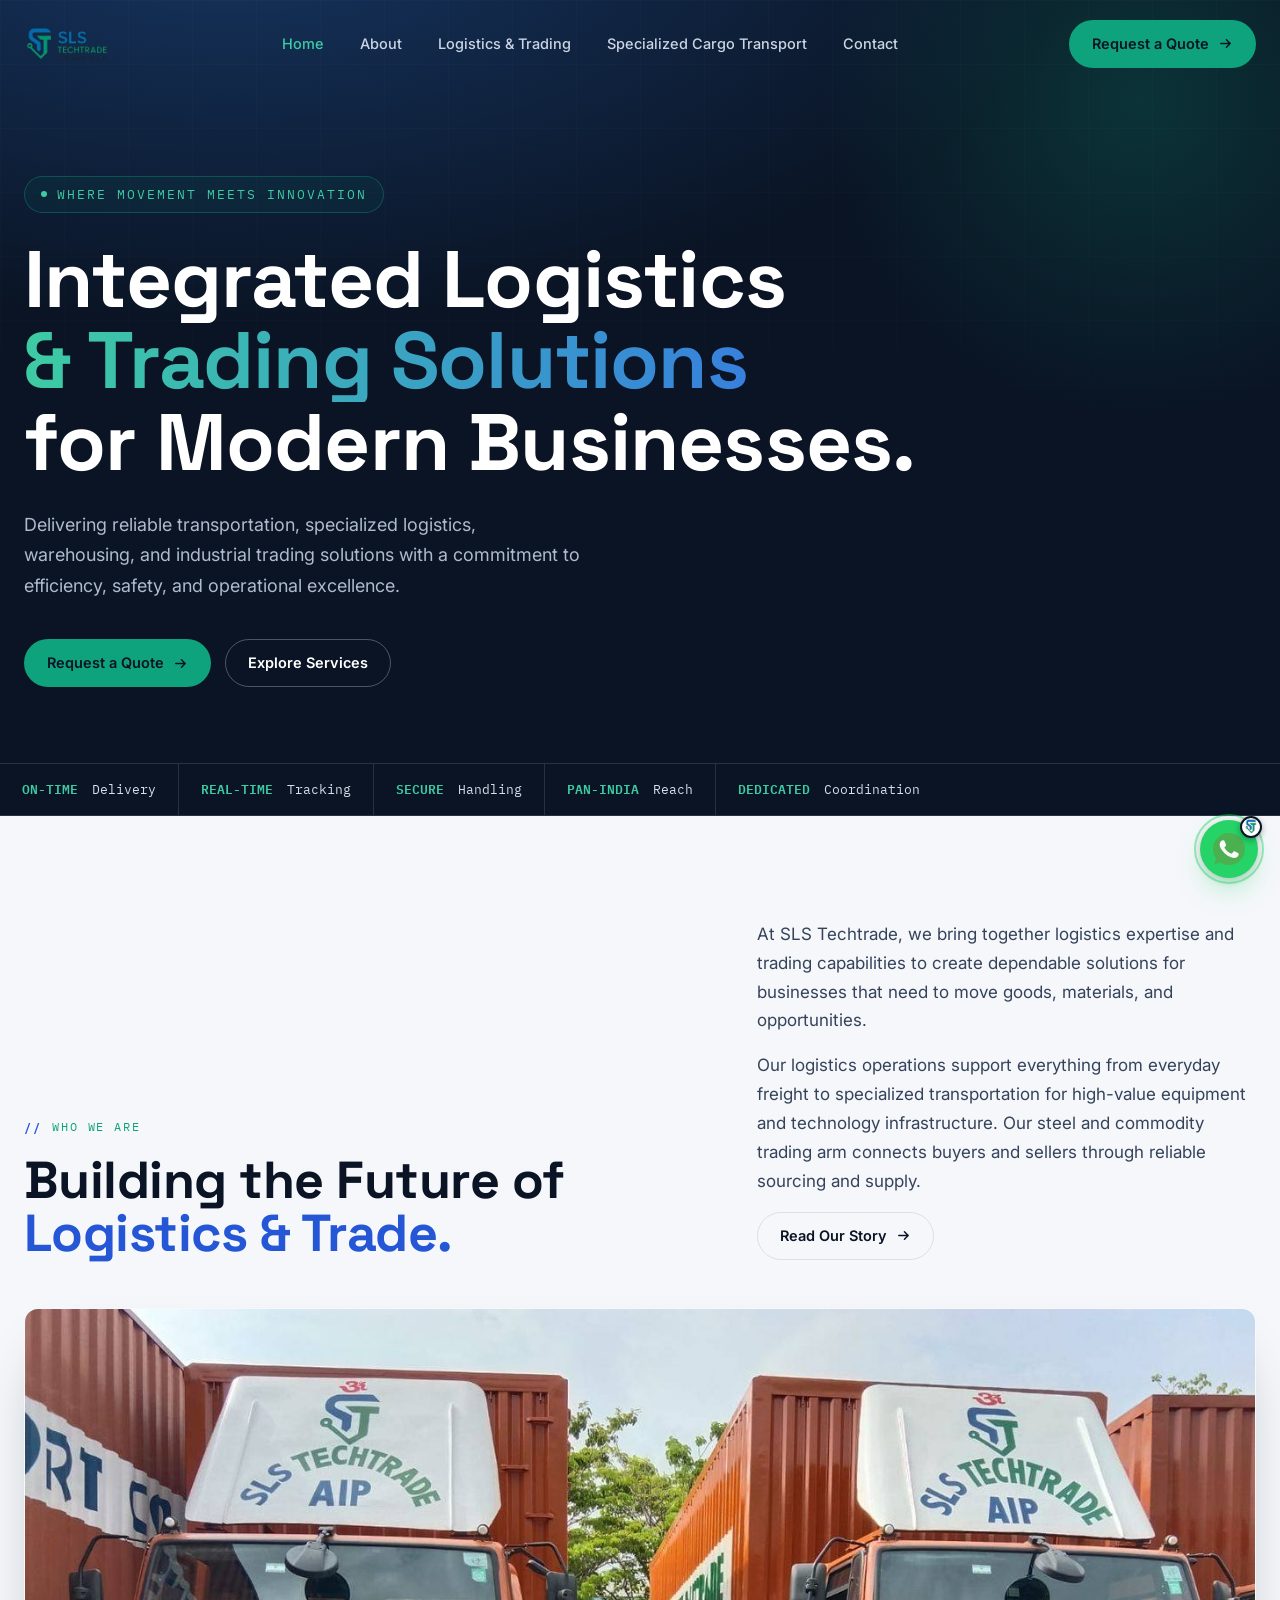
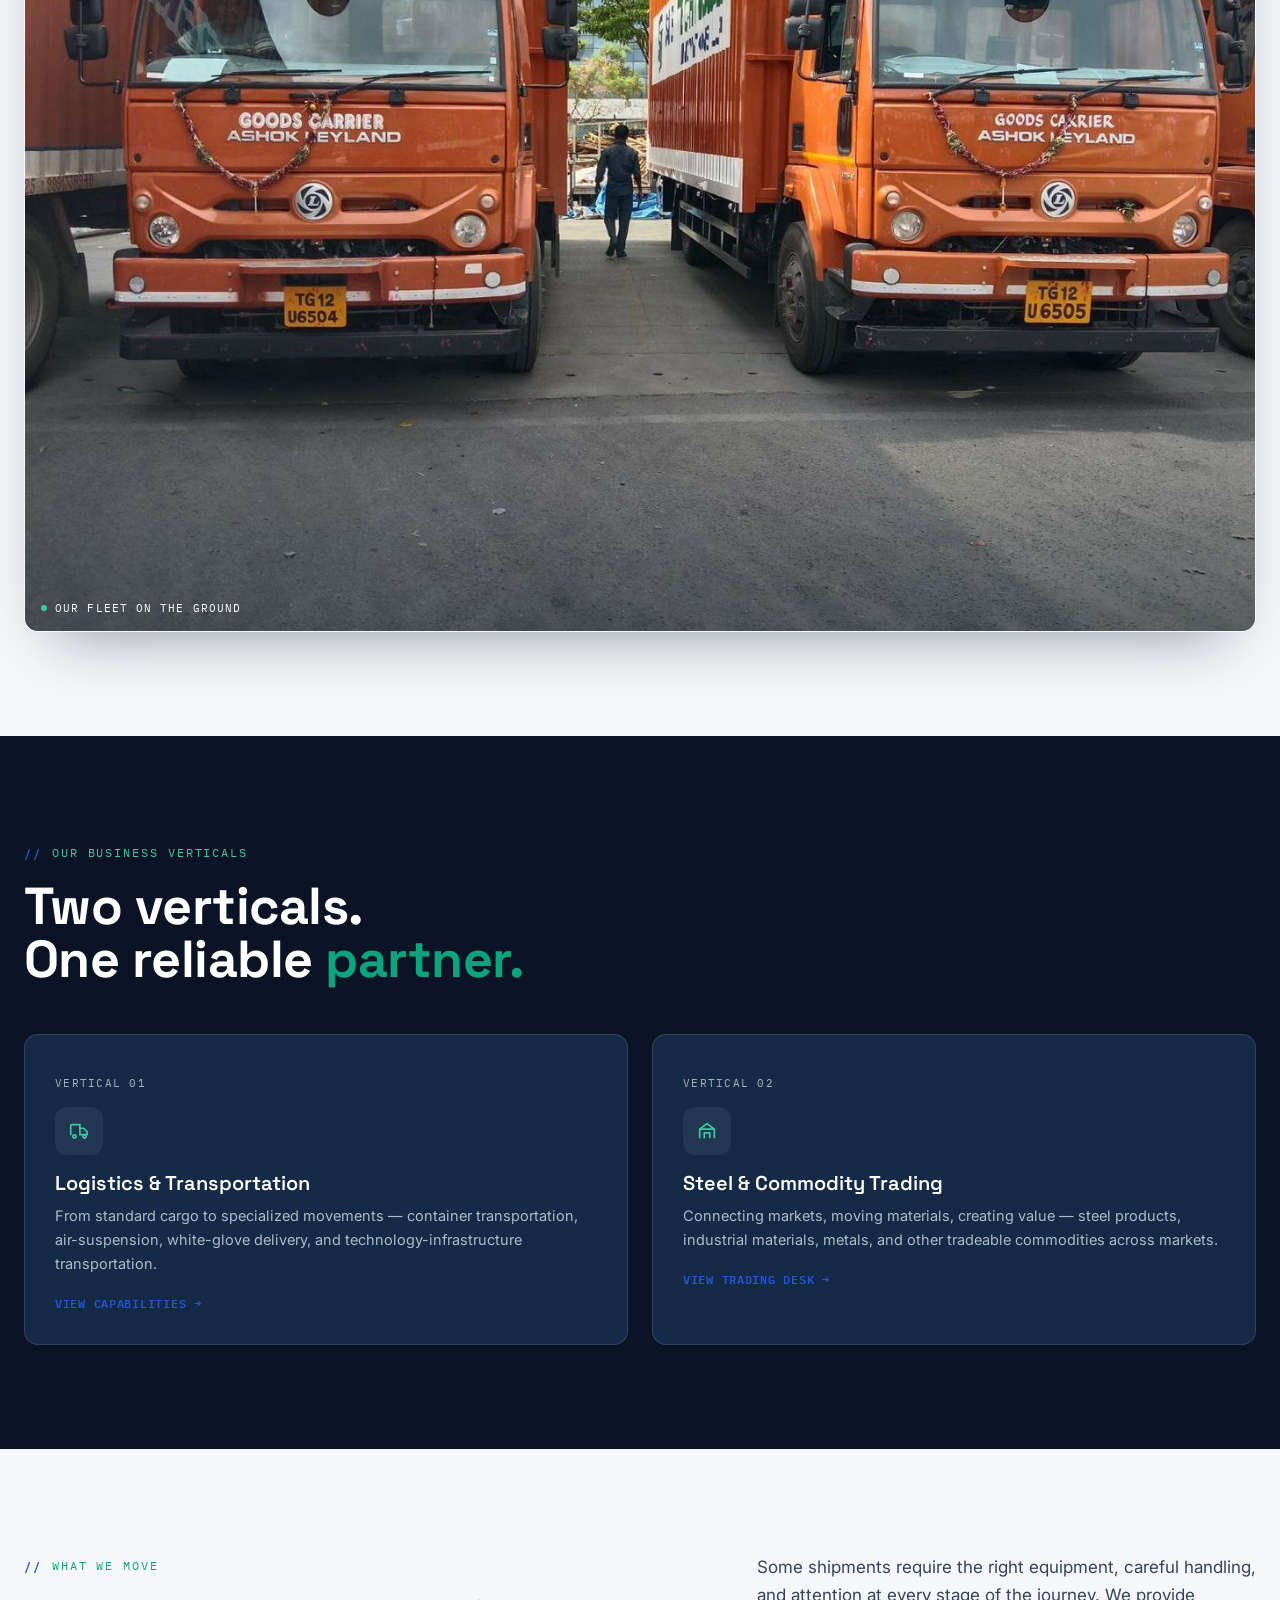
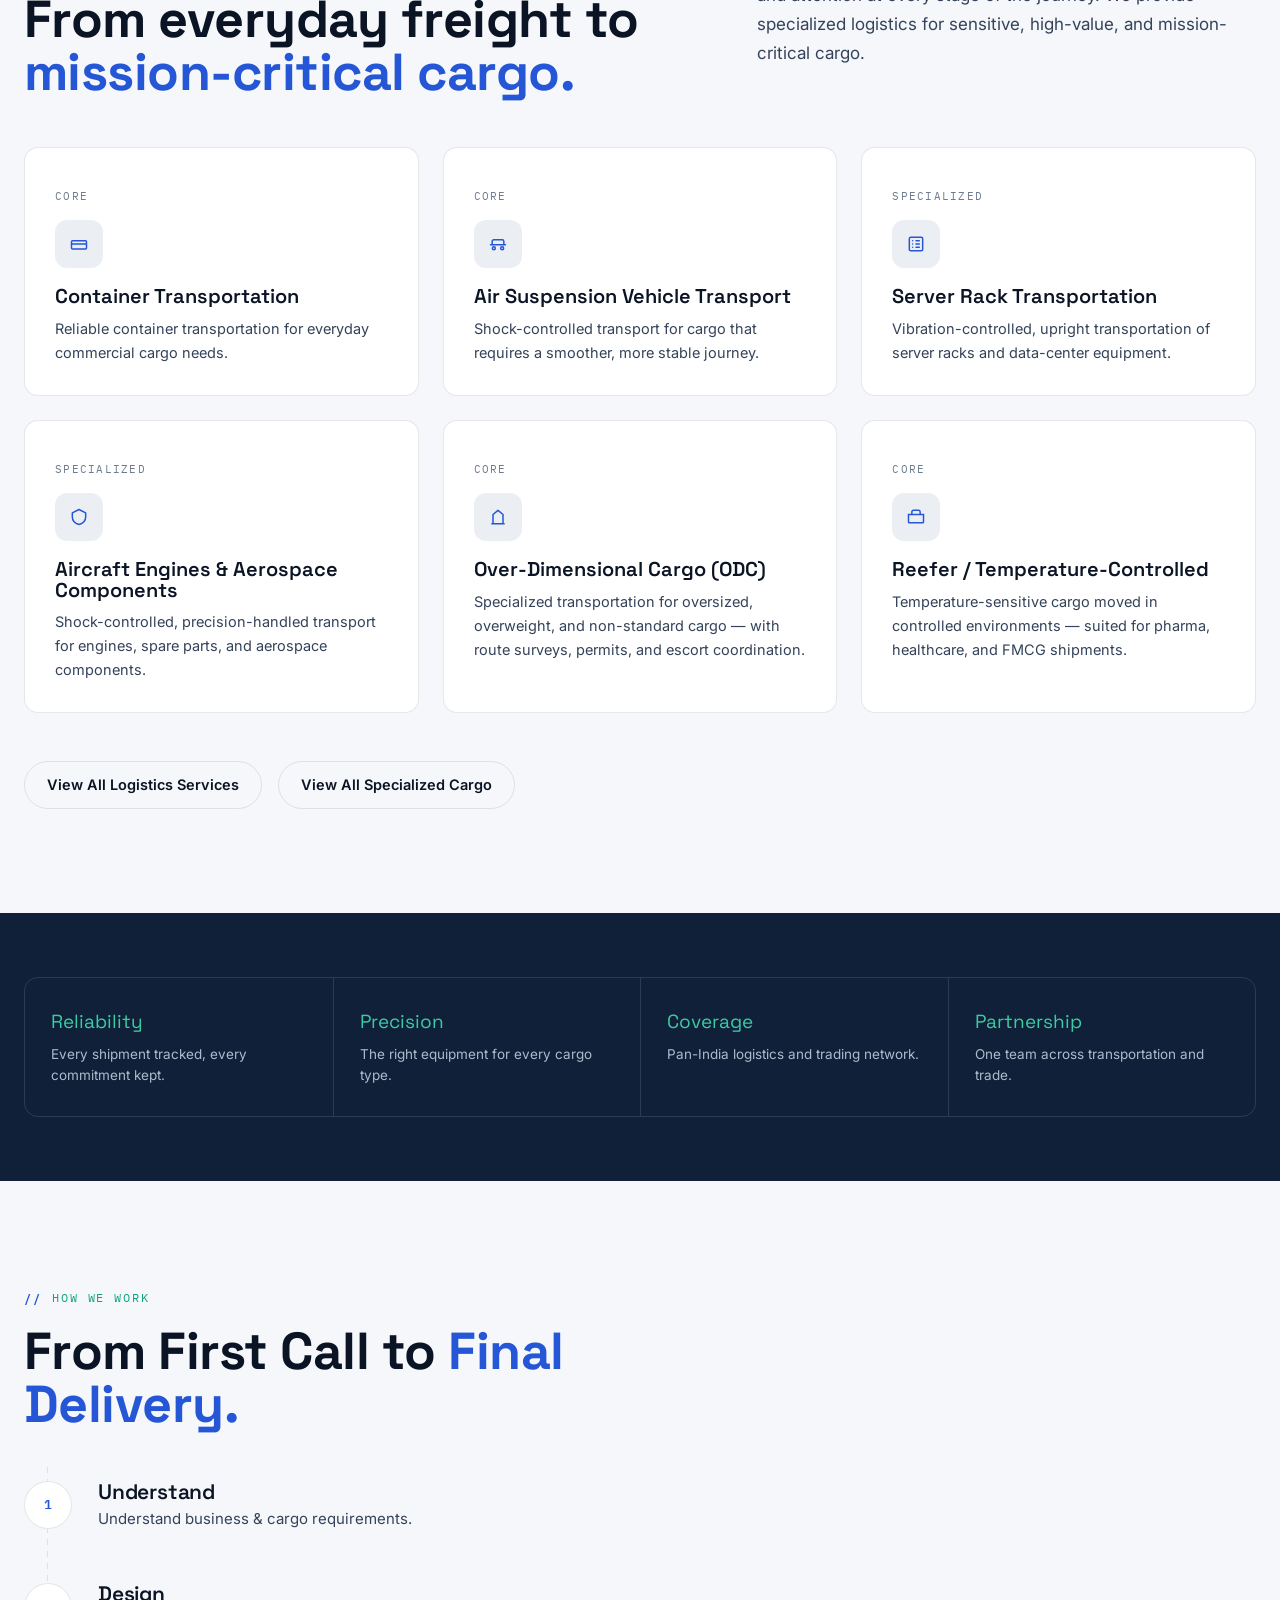
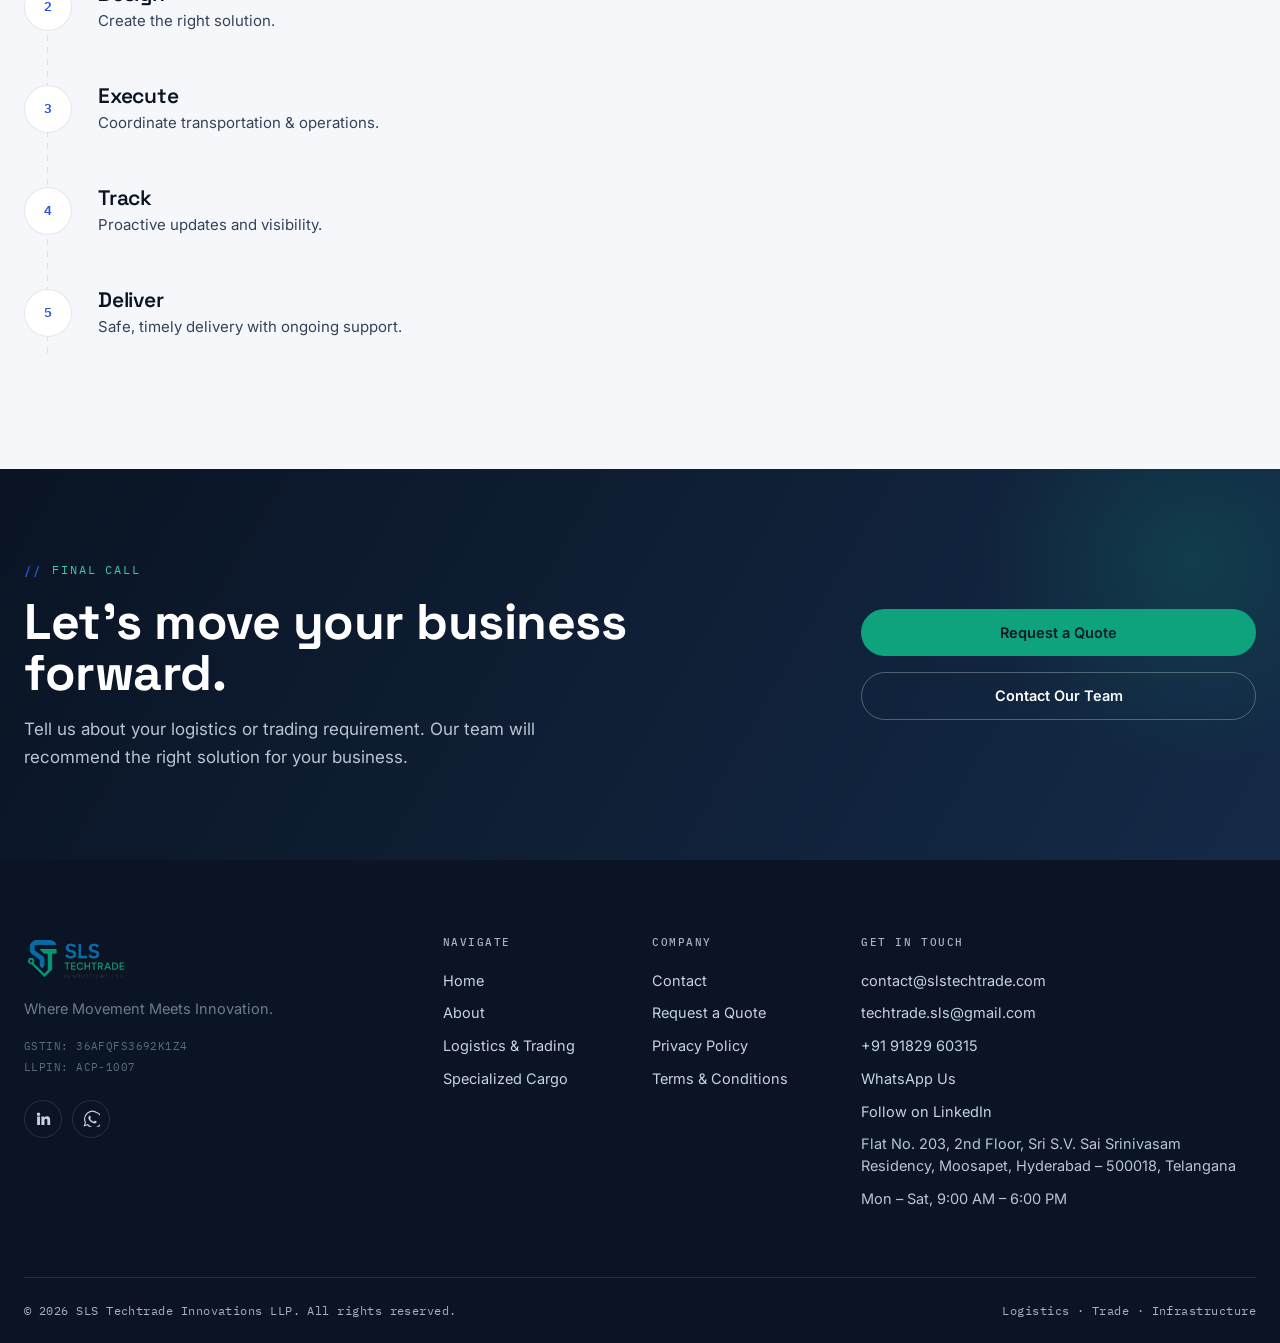
<file: index.html>
<!DOCTYPE html>
<html lang="en">
<head>
<meta charset="UTF-8">
<meta name="viewport" content="width=device-width, initial-scale=1.0">
<title>SLS Techtrade Innovations LLP | Logistics &amp; Trading Solutions in India</title>
<meta name="description" content="SLS Techtrade delivers reliable freight transportation, specialized logistics, warehousing, and steel &amp; commodity trading solutions across India. Request a quote today.">
<meta name="keywords" content="logistics company India, freight transportation, specialized cargo transport, steel trading, commodity trading, ODC transport, server rack transportation, Hyderabad logistics company">
<meta name="author" content="SLS Techtrade Innovations LLP">
<link rel="canonical" href="https://www.slstechtrade.com/">
<meta name="robots" content="index, follow, max-image-preview:large">
<meta property="og:type" content="website">
<meta property="og:site_name" content="SLS Techtrade Innovations LLP">
<meta property="og:title" content="SLS Techtrade Innovations LLP | Logistics &amp; Trading Solutions in India">
<meta property="og:description" content="SLS Techtrade delivers reliable freight transportation, specialized logistics, warehousing, and steel &amp; commodity trading solutions across India. Request a quote today.">
<meta property="og:url" content="https://www.slstechtrade.com/">
<meta property="og:image" content="https://www.slstechtrade.com/images/truck-fleet-day.jpg">
<meta property="og:locale" content="en_IN">
<meta name="twitter:card" content="summary_large_image">
<meta name="twitter:title" content="SLS Techtrade Innovations LLP | Logistics &amp; Trading Solutions in India">
<meta name="twitter:description" content="SLS Techtrade delivers reliable freight transportation, specialized logistics, warehousing, and steel &amp; commodity trading solutions across India. Request a quote today.">
<meta name="twitter:image" content="https://www.slstechtrade.com/images/truck-fleet-day.jpg">

<link rel="preconnect" href="https://fonts.googleapis.com">
<link rel="preconnect" href="https://fonts.gstatic.com" crossorigin>
<link href="https://fonts.googleapis.com/css2?family=Space+Grotesk:wght@500;600;700&amp;family=Inter:wght@400;500;600;700&amp;family=IBM+Plex+Mono:wght@400;500;600&amp;display=swap" rel="stylesheet">
<link href="https://cdnjs.cloudflare.com/ajax/libs/bootstrap/5.3.3/css/bootstrap.min.css" rel="stylesheet">
<link rel="stylesheet" href="css/style.css">
<link rel="icon" type="image/png" sizes="32x32" href="images/favicon-32.png">
<link rel="icon" type="image/png" sizes="16x16" href="images/favicon-16.png">
<link rel="apple-touch-icon" sizes="180x180" href="images/favicon-180.png">

<script type="application/ld+json">
{
  "@context": "https://schema.org",
  "@type": "Organization",
  "@id": "https://www.slstechtrade.com/#organization",
  "name": "SLS Techtrade Innovations LLP",
  "url": "https://www.slstechtrade.com/",
  "logo": "https://www.slstechtrade.com/images/logo.png",
  "slogan": "Where Movement Meets Innovation",
  "email": "contact@slstechtrade.com",
  "telephone": "+91-91829-60315",
  "address": {
    "@type": "PostalAddress",
    "streetAddress": "Flat No. 203, 2nd Floor, Sri S.V. Sai Srinivasam Residency, Moosapet",
    "addressLocality": "Hyderabad",
    "addressRegion": "Telangana",
    "postalCode": "500018",
    "addressCountry": "IN"
  },
  "contactPoint": [{
    "@type": "ContactPoint",
    "telephone": "+91-91829-60315",
    "contactType": "customer service",
    "email": "contact@slstechtrade.com",
    "areaServed": "IN",
    "availableLanguage": ["English", "Hindi", "Telugu"]
  }],
  "sameAs": [
    "https://www.linkedin.com/company/sls-techtrade-innovations-llp/"
  ]
}
</script>
<script type="application/ld+json">
{
  "@context": "https://schema.org",
  "@type": "WebSite",
  "url": "https://www.slstechtrade.com/",
  "name": "SLS Techtrade Innovations LLP",
  "publisher": { "@id": "https://www.slstechtrade.com/#organization" }
}
</script>
</head>
<body>

<!-- ============ NAV ============ -->
<nav class="sls-nav" id="siteNav">
  <div class="container-x">
    <a href="index.html" class="brand">
      <img src="images/logo.png" alt="SLS Techtrade Innovations LLP" class="brand-logo-img">
    </a>
    <ul class="nav-links" id="navLinks">
      <li><a href="index.html" class="active">Home</a></li>
      <li><a href="about.html">About</a></li>
      <li><a href="logistics-trading.html">Logistics &amp; Trading</a></li>
      <li><a href="specialized-cargo-transport.html">Specialized Cargo Transport</a></li>
      <li><a href="contact.html">Contact</a></li>
      <li class="d-lg-none mt-3"><a href="contact.html" class="btn btn-primary btn-block">Request a Quote</a></li>
    </ul>
    <a href="contact.html" class="btn btn-primary nav-cta-desktop d-none d-lg-inline-flex">
      Request a Quote
      <svg viewBox="0 0 16 16" fill="none"><path d="M3 8h10M9 4l4 4-4 4" stroke="currentColor" stroke-width="1.6" stroke-linecap="round" stroke-linejoin="round"/></svg>
    </a>
    <button class="nav-toggle" id="navToggle" aria-label="Menu"><span></span><span></span><span></span></button>
  </div>
</nav>

<!-- ============ HERO ============ -->
<header class="hero">
  <div class="hero-glow"></div>
  <div class="hero-grid"></div>
  <div class="container-x hero-inner">
    <div class="hero-kicker"><span class="dot"></span> Where Movement Meets Innovation</div>
    <h1>Integrated Logistics<span class="l2">&amp; Trading Solutions</span> for Modern Businesses.</h1>
    <p class="hero-sub">Delivering reliable transportation, specialized logistics, warehousing, and industrial trading solutions with a commitment to efficiency, safety, and operational excellence.</p>
    <div class="hero-cta">
      <a href="contact.html" class="btn btn-primary">Request a Quote <svg viewBox="0 0 16 16" fill="none"><path d="M3 8h10M9 4l4 4-4 4" stroke="currentColor" stroke-width="1.6" stroke-linecap="round" stroke-linejoin="round"/></svg></a>
      <a href="logistics-trading.html" class="btn btn-outline-light">Explore Services</a>
    </div>
  </div>

  <!-- Capability strip (static, no animation) -->
  <div class="cap-strip">
    <div class="cap-strip-inner">
      <span class="cap-item"><b>ON-TIME</b> Delivery</span>
      <span class="cap-item"><b>REAL-TIME</b> Tracking</span>
      <span class="cap-item"><b>SECURE</b> Handling</span>
      <span class="cap-item"><b>PAN-INDIA</b> Reach</span>
      <span class="cap-item"><b>DEDICATED</b> Coordination</span>
    </div>
  </div>
</header>

<!-- ============ ABOUT TEASER ============ -->
<section class="section">
  <div class="container-x">
    <div class="row align-items-end gy-4">
      <div class="col-lg-7 reveal">
        <div class="eyebrow">Who We Are</div>
        <h2 class="section-title">Building the Future of <span class="accent">Logistics &amp; Trade.</span></h2>
      </div>
      <div class="col-lg-5 reveal">
        <p class="lede">At SLS Techtrade, we bring together logistics expertise and trading capabilities to create dependable solutions for businesses that need to move goods, materials, and opportunities.</p>
        <p class="lede mt-3">Our logistics operations support everything from everyday freight to specialized transportation for high-value equipment and technology infrastructure. Our steel and commodity trading arm connects buyers and sellers through reliable sourcing and supply.</p>
        <a href="about.html" class="btn btn-outline-dark mt-3">Read Our Story <svg viewBox="0 0 16 16" fill="none"><path d="M3 8h10M9 4l4 4-4 4" stroke="currentColor" stroke-width="1.6" stroke-linecap="round" stroke-linejoin="round"/></svg></a>
      </div>
    </div>
    <div class="row mt-5 reveal">
      <div class="col-12">
        <div class="photo-card ratio-4-3">
          <img src="images/truck-fleet-day.jpg" alt="SLS Techtrade fleet of branded trucks lined up" loading="lazy" width="1400" height="1050">
          <span class="photo-tag"><span class="dot"></span> Our Fleet on the Ground</span>
        </div>
      </div>
    </div>
  </div>
</section>

<!-- ============ TWO VERTICALS ============ -->
<section class="section dark">
  <div class="container-x">
    <div class="eyebrow on-dark">Our Business Verticals</div>
    <h2 class="section-title on-dark mb-5">Two verticals.<br>One reliable <span class="accent-cyan">partner.</span></h2>

    <div class="row g-4">
      <div class="col-md-6 reveal">
        <div class="vcard on-dark">
          <div class="vcard-tag">Vertical 01</div>
          <div class="vcard-icon">
            <svg width="22" height="22" viewBox="0 0 24 24" fill="none"><path d="M3 16V6a1 1 0 0 1 1-1h9v11" stroke="currentColor" stroke-width="1.8" stroke-linecap="round"/><path d="M13 9h4l4 4v3h-8" stroke="currentColor" stroke-width="1.8" stroke-linecap="round" stroke-linejoin="round"/><circle cx="7" cy="18" r="1.8" stroke="currentColor" stroke-width="1.8"/><circle cx="18" cy="18" r="1.8" stroke="currentColor" stroke-width="1.8"/></svg>
          </div>
          <h4>Logistics &amp; Transportation</h4>
          <p>From standard cargo to specialized movements — container transportation, air-suspension, white-glove delivery, and technology-infrastructure transportation.</p>
          <a href="logistics-trading.html#logistics" class="vcard-link">View Capabilities →</a>
        </div>
      </div>
      <div class="col-md-6 reveal">
        <div class="vcard on-dark">
          <div class="vcard-tag">Vertical 02</div>
          <div class="vcard-icon">
            <svg width="22" height="22" viewBox="0 0 24 24" fill="none"><path d="M4 20V10l8-6 8 6v10" stroke="currentColor" stroke-width="1.8" stroke-linejoin="round"/><path d="M9 20v-6h6v6" stroke="currentColor" stroke-width="1.8" stroke-linejoin="round"/><path d="M4 10h16" stroke="currentColor" stroke-width="1.8"/></svg>
          </div>
          <h4>Steel &amp; Commodity Trading</h4>
          <p>Connecting markets, moving materials, creating value — steel products, industrial materials, metals, and other tradeable commodities across markets.</p>
          <a href="logistics-trading.html#trading" class="vcard-link">View Trading Desk →</a>
        </div>
      </div>
    </div>
  </div>
</section>

<!-- ============ SPECIALIZED LOGISTICS HIGHLIGHTS ============ -->
<section class="section">
  <div class="container-x">
    <div class="row gy-4 align-items-start mb-5">
      <div class="col-lg-7 reveal">
        <div class="eyebrow">What We Move</div>
        <h2 class="section-title">From everyday freight to <span class="accent">mission-critical cargo.</span></h2>
      </div>
      <div class="col-lg-5 reveal">
        <p class="lede">Some shipments require the right equipment, careful handling, and attention at every stage of the journey. We provide specialized logistics for sensitive, high-value, and mission-critical cargo.</p>
      </div>
    </div>

    <div class="row g-4">
      <div class="col-md-6 col-lg-4 reveal">
        <div class="vcard">
          <div class="vcard-tag">Core</div>
          <div class="vcard-icon"><svg width="20" height="20" viewBox="0 0 24 24" fill="none"><rect x="3" y="8" width="18" height="10" rx="1.2" stroke="currentColor" stroke-width="1.8"/><path d="M3 12h18" stroke="currentColor" stroke-width="1.8"/></svg></div>
          <h4>Container Transportation</h4>
          <p>Reliable container transportation for everyday commercial cargo needs.</p>
        </div>
      </div>
      <div class="col-md-6 col-lg-4 reveal">
        <div class="vcard">
          <div class="vcard-tag">Core</div>
          <div class="vcard-icon"><svg width="20" height="20" viewBox="0 0 24 24" fill="none"><path d="M3 13h18M5 13V9a2 2 0 0 1 2-2h10a2 2 0 0 1 2 2v4" stroke="currentColor" stroke-width="1.8" stroke-linecap="round"/><circle cx="7" cy="17" r="1.8" stroke="currentColor" stroke-width="1.8"/><circle cx="17" cy="17" r="1.8" stroke="currentColor" stroke-width="1.8"/></svg></div>
          <h4>Air Suspension Vehicle Transport</h4>
          <p>Shock-controlled transport for cargo that requires a smoother, more stable journey.</p>
        </div>
      </div>
      <div class="col-md-6 col-lg-4 reveal">
        <div class="vcard">
          <div class="vcard-tag">Specialized</div>
          <div class="vcard-icon"><svg width="20" height="20" viewBox="0 0 24 24" fill="none"><rect x="4" y="4" width="16" height="16" rx="1.5" stroke="currentColor" stroke-width="1.8"/><path d="M8 8h.01M8 12h.01M8 16h.01M12 8h4M12 12h4M12 16h4" stroke="currentColor" stroke-width="1.8" stroke-linecap="round"/></svg></div>
          <h4>Server Rack Transportation</h4>
          <p>Vibration-controlled, upright transportation of server racks and data-center equipment.</p>
        </div>
      </div>
      <div class="col-md-6 col-lg-4 reveal">
        <div class="vcard">
          <div class="vcard-tag">Specialized</div>
          <div class="vcard-icon"><svg width="20" height="20" viewBox="0 0 24 24" fill="none"><path d="M12 3l8 4v5c0 5-3.5 7.7-8 9-4.5-1.3-8-4-8-9V7l8-4z" stroke="currentColor" stroke-width="1.8" stroke-linejoin="round"/></svg></div>
          <h4>Aircraft Engines &amp; Aerospace Components</h4>
          <p>Shock-controlled, precision-handled transport for engines, spare parts, and aerospace components.</p>
        </div>
      </div>
      <div class="col-md-6 col-lg-4 reveal">
        <div class="vcard">
          <div class="vcard-tag">Core</div>
          <div class="vcard-icon"><svg width="20" height="20" viewBox="0 0 24 24" fill="none"><path d="M4 20h16M6 20V9l6-5 6 5v11" stroke="currentColor" stroke-width="1.8" stroke-linejoin="round"/></svg></div>
          <h4>Over-Dimensional Cargo (ODC)</h4>
          <p>Specialized transportation for oversized, overweight, and non-standard cargo — with route surveys, permits, and escort coordination.</p>
        </div>
      </div>
      <div class="col-md-6 col-lg-4 reveal">
        <div class="vcard">
          <div class="vcard-tag">Core</div>
          <div class="vcard-icon"><svg width="20" height="20" viewBox="0 0 24 24" fill="none"><path d="M3 9h18v9a1 1 0 0 1-1 1H4a1 1 0 0 1-1-1V9z" stroke="currentColor" stroke-width="1.8"/><path d="M7 9V6a2 2 0 0 1 2-2h6a2 2 0 0 1 2 2v3" stroke="currentColor" stroke-width="1.8"/></svg></div>
          <h4>Reefer / Temperature-Controlled</h4>
          <p>Temperature-sensitive cargo moved in controlled environments — suited for pharma, healthcare, and FMCG shipments.</p>
        </div>
      </div>
    </div>

    <div class="d-flex flex-wrap gap-3 mt-5 reveal">
      <a href="logistics-trading.html#logistics" class="btn btn-outline-dark">View All Logistics Services</a>
      <a href="specialized-cargo-transport.html" class="btn btn-outline-dark">View All Specialized Cargo</a>
    </div>
  </div>
</section>

<!-- ============ STATS ============ -->
<section class="section tight navy">
  <div class="container-x">
    <div class="stat-grid reveal">
      <div class="stat-cell"><div class="lbl">Reliability</div><p>Every shipment tracked, every commitment kept.</p></div>
      <div class="stat-cell"><div class="lbl">Precision</div><p>The right equipment for every cargo type.</p></div>
      <div class="stat-cell"><div class="lbl">Coverage</div><p>Pan-India logistics and trading network.</p></div>
      <div class="stat-cell"><div class="lbl">Partnership</div><p>One team across transportation and trade.</p></div>
    </div>
  </div>
</section>

<!-- ============ HOW WE WORK ============ -->
<section class="section">
  <div class="container-x">
    <div class="row gy-4 mb-4">
      <div class="col-lg-7 reveal">
        <div class="eyebrow">How We Work</div>
        <h2 class="section-title">From First Call to <span class="accent">Final Delivery.</span></h2>
      </div>
    </div>
    <div class="process-rail reveal">
      <div class="process-item"><div class="process-num">1</div><div><h4>Understand</h4><p>Understand business &amp; cargo requirements.</p></div></div>
      <div class="process-item"><div class="process-num">2</div><div><h4>Design</h4><p>Create the right solution.</p></div></div>
      <div class="process-item"><div class="process-num">3</div><div><h4>Execute</h4><p>Coordinate transportation &amp; operations.</p></div></div>
      <div class="process-item"><div class="process-num">4</div><div><h4>Track</h4><p>Proactive updates and visibility.</p></div></div>
      <div class="process-item"><div class="process-num">5</div><div><h4>Deliver</h4><p>Safe, timely delivery with ongoing support.</p></div></div>
    </div>
  </div>
</section>

<!-- ============ CTA ============ -->
<section class="cta-band">
  <div class="container-x">
    <div class="row align-items-center g-4">
      <div class="col-lg-8 reveal">
        <div class="eyebrow on-dark">Final Call</div>
        <h2>Let's move your business forward.</h2>
        <p class="lede on-dark mt-3">Tell us about your logistics or trading requirement. Our team will recommend the right solution for your business.</p>
      </div>
      <div class="col-lg-4 reveal d-flex flex-column gap-3">
        <a href="contact.html" class="btn btn-primary btn-block">Request a Quote</a>
        <a href="contact.html" class="btn btn-outline-light btn-block">Contact Our Team</a>
      </div>
    </div>
  </div>
</section>

<!-- ============ FOOTER ============ -->
<footer class="sls-footer">
  <div class="container-x">
    <div class="row g-4">
      <div class="col-lg-4">
        <div class="brand mb-3">
          <img src="images/logo.png" alt="SLS Techtrade Innovations LLP" class="brand-logo-img">
        </div>
        <p class="text-muted-2" style="max-width:320px;">Where Movement Meets Innovation.</p>
        <div class="mt-3" style="font-family:var(--font-mono); font-size:11px; letter-spacing:.04em; color:#5B6B7C; line-height:1.9;">
          GSTIN: 36AFQFS3692K1Z4<br>LLPIN: ACP-1007
        </div>
        <div class="social-row">
          <a class="social-icon" href="https://www.linkedin.com/company/sls-techtrade-innovations-llp/" target="_blank" rel="noopener" aria-label="SLS Techtrade on LinkedIn">
            <svg width="17" height="17" viewBox="0 0 24 24" fill="none"><path d="M4.98 3.5a2.5 2.5 0 1 1 0 5 2.5 2.5 0 0 1 0-5zM3 9h4v12H3zM9 9h3.8v1.7h.05c.53-1 1.83-2.05 3.77-2.05 4.03 0 4.78 2.65 4.78 6.1V21h-4v-5.6c0-1.34-.02-3.06-1.87-3.06-1.87 0-2.16 1.46-2.16 2.96V21H9z" fill="currentColor"/></svg>
          </a>
          <a class="social-icon" href="https://wa.me/919182960315" target="_blank" rel="noopener" aria-label="SLS Techtrade on WhatsApp">
            <svg width="17" height="17" viewBox="0 0 24 24" fill="none"><path d="M20 4A11 11 0 0 0 3.4 17.4L2 22l4.7-1.4A11 11 0 1 0 20 4z" stroke="currentColor" stroke-width="1.6" fill="none"/><path d="M8.5 8.7c.2-.5.4-.5.7-.5h.5c.2 0 .4 0 .6.4.2.5.7 1.7.7 1.9.1.1.1.3 0 .4-.1.2-.2.3-.3.4-.1.2-.3.3-.4.5-.1.2-.3.3-.1.6.2.3.9 1.4 1.9 2.3 1.3 1.1 2.3 1.5 2.7 1.7.3.1.5.1.6-.1l.9-1c.2-.3.4-.2.7-.1l1.7.8c.2.1.4.2.5.3.1.2.1.9-.2 1.4-.4.6-1.6 1.2-2.1 1.2-.6.1-1.1.1-3.5-.9-2.9-1.2-4.8-4.1-4.9-4.3-.1-.2-1-1.3-1-2.5s.6-1.8.8-2z" fill="currentColor"/></svg>
          </a>
        </div>
      </div>
      <div class="col-6 col-lg-2">
        <h6>Navigate</h6>
        <ul>
          <li><a href="index.html">Home</a></li>
          <li><a href="about.html">About</a></li>
          <li><a href="logistics-trading.html">Logistics &amp; Trading</a></li>
          <li><a href="specialized-cargo-transport.html">Specialized Cargo</a></li>
        </ul>
      </div>
      <div class="col-6 col-lg-2">
        <h6>Company</h6>
        <ul>
          <li><a href="contact.html">Contact</a></li>
          <li><a href="contact.html">Request a Quote</a></li>
          <li><a href="#">Privacy Policy</a></li>
          <li><a href="#">Terms &amp; Conditions</a></li>
        </ul>
      </div>
      <div class="col-lg-4">
        <h6>Get In Touch</h6>
        <ul>
          <li><a href="mailto:contact@slstechtrade.com">contact@slstechtrade.com</a></li>
          <li><a href="mailto:techtrade.sls@gmail.com">techtrade.sls@gmail.com</a></li>
          <li><a href="tel:+919182960315">+91 91829 60315</a></li>
          <li><a href="https://wa.me/919182960315" target="_blank" rel="noopener">WhatsApp Us</a></li>
          <li><a href="https://www.linkedin.com/company/sls-techtrade-innovations-llp/" target="_blank" rel="noopener">Follow on LinkedIn</a></li>
          <li><span>Flat No. 203, 2nd Floor, Sri S.V. Sai Srinivasam Residency, Moosapet, Hyderabad – 500018, Telangana</span></li>
          <li><span>Mon – Sat, 9:00 AM – 6:00 PM</span></li>
        </ul>
      </div>
    </div>
    <div class="footer-bottom">
      <span>© 2026 SLS Techtrade Innovations LLP. All rights reserved.</span>
      <span>Logistics · Trade · Infrastructure</span>
    </div>
  </div>
</footer>

<script src="https://cdnjs.cloudflare.com/ajax/libs/bootstrap/5.3.3/js/bootstrap.bundle.min.js"></script>
<script src="js/main.js"></script>

<a href="https://wa.me/919182960315?text=Hi%20SLS%20Techtrade%2C%20I%27d%20like%20to%20enquire%20about%20a%20shipment." target="_blank" rel="noopener" class="wa-float" aria-label="Chat with us on WhatsApp">
  <span class="wa-ring" aria-hidden="true"></span>
  <span class="wa-tooltip">Chat on WhatsApp</span>
  <img src="images/whatsapp-icon.png" alt="" class="wa-icon">
  <span class="wa-badge"><img src="images/favicon-48.png" alt=""></span>
</a>
</body>
</html>
</file>
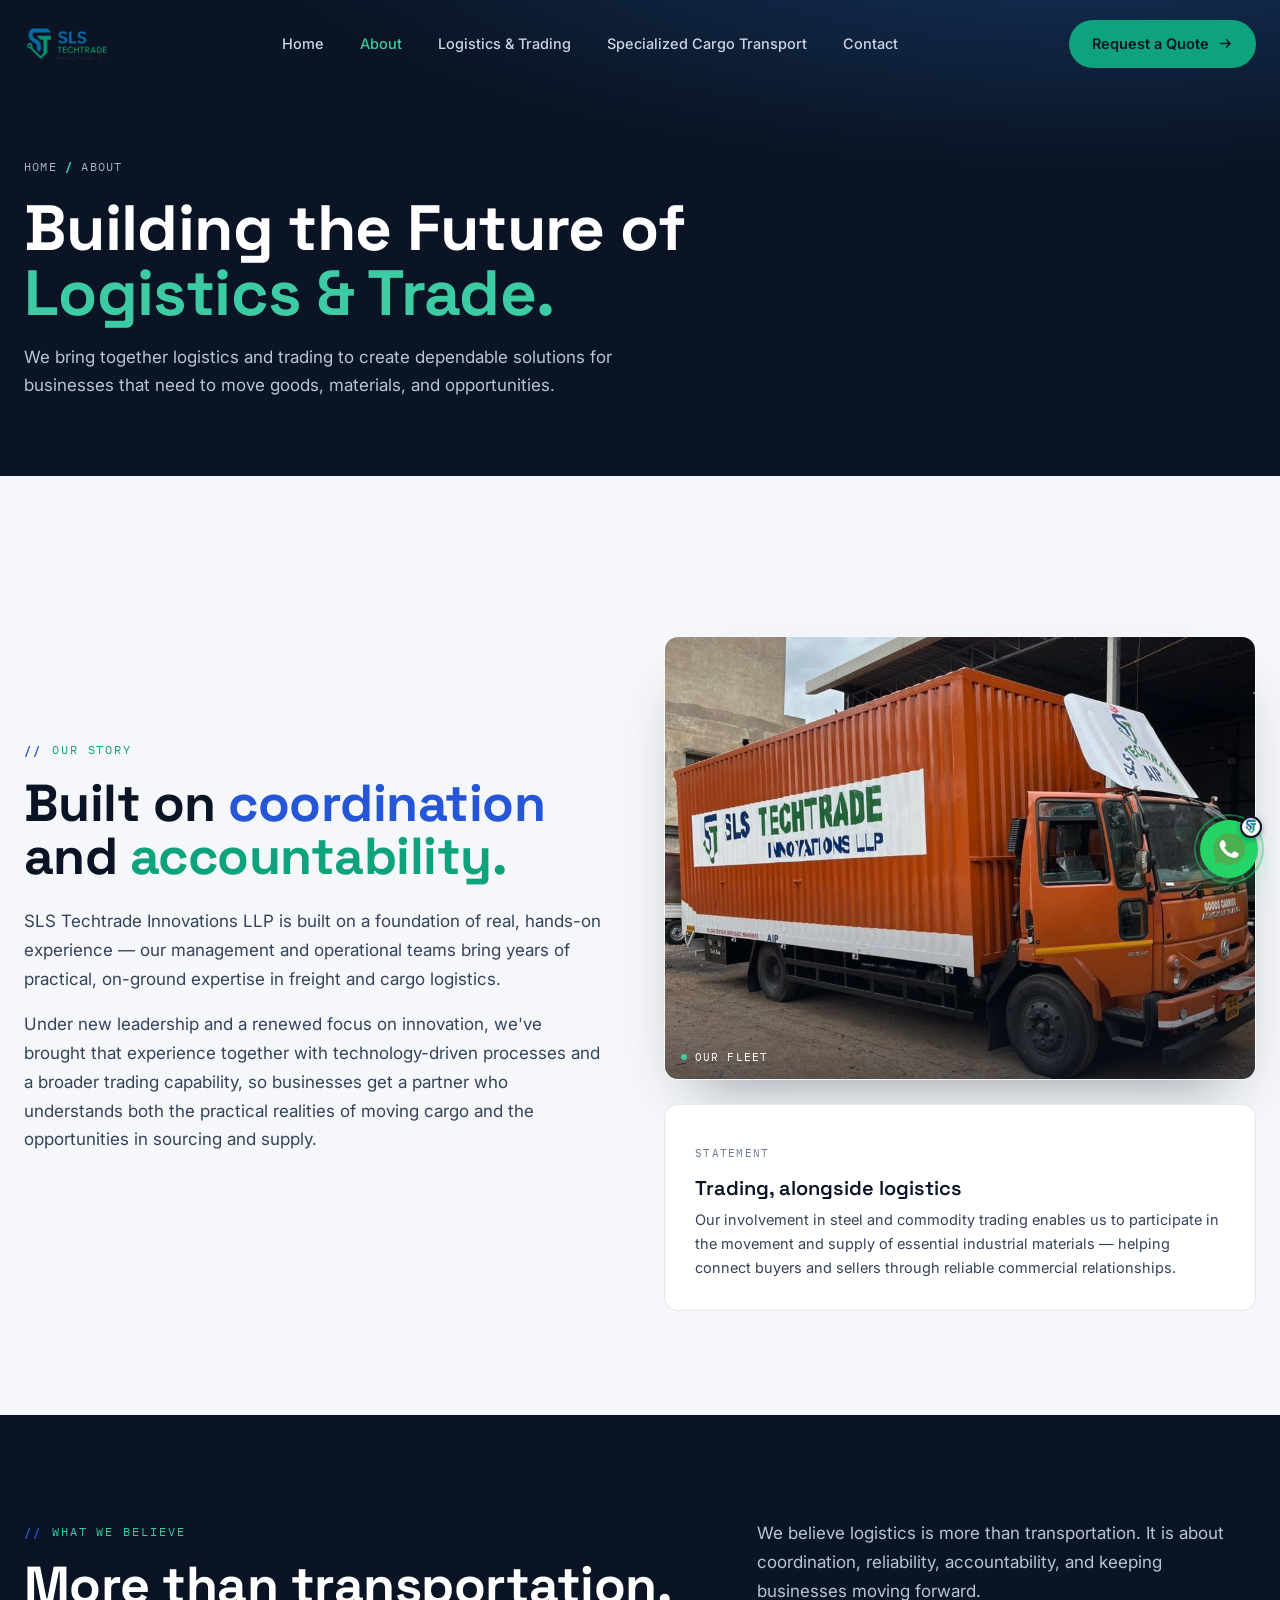
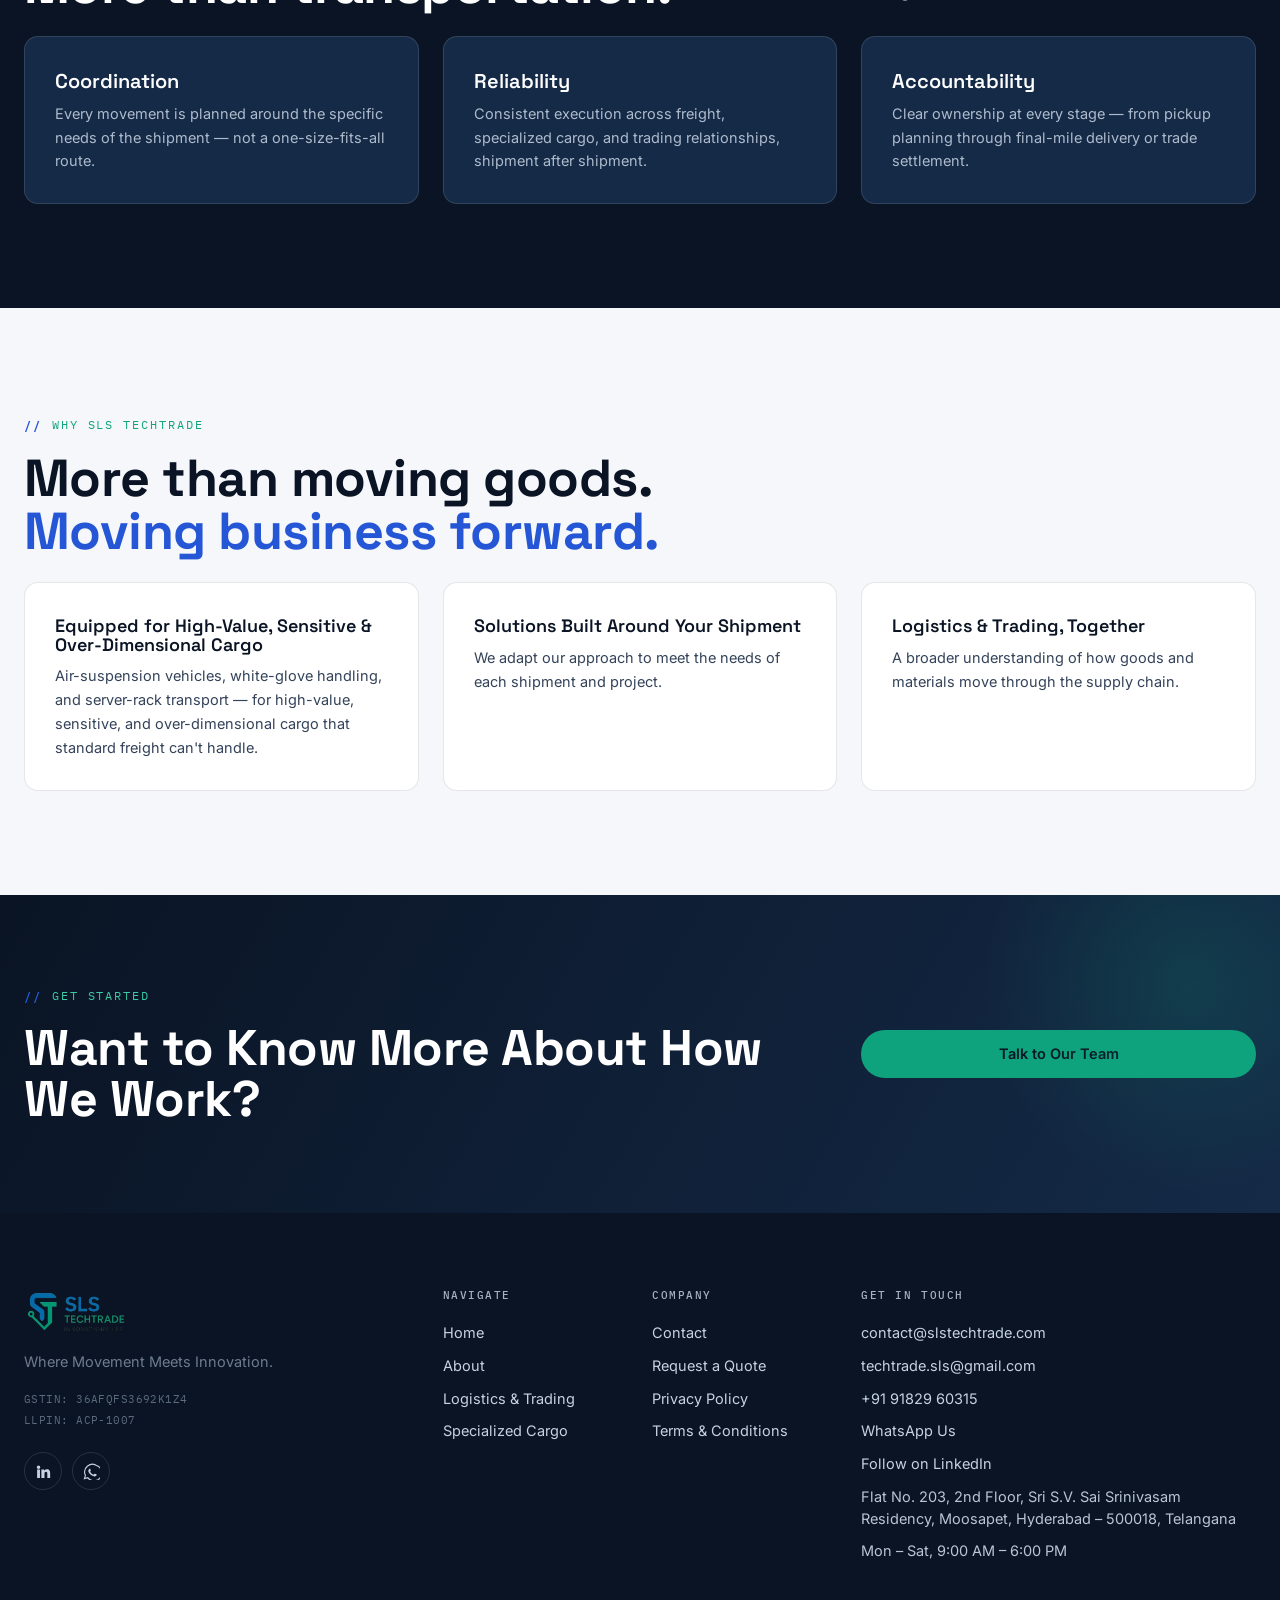
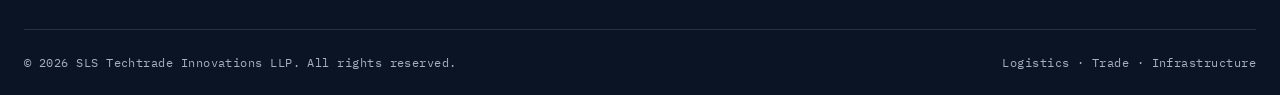
<file: about.html>
<!DOCTYPE html>
<html lang="en">
<head>
<meta charset="UTF-8">
<meta name="viewport" content="width=device-width, initial-scale=1.0">
<title>About Us | SLS Techtrade Innovations LLP</title>
<meta name="description" content="Learn about SLS Techtrade Innovations LLP — hands-on logistics expertise combined with steel &amp; commodity trading capability, serving businesses across India.">
<link rel="canonical" href="https://www.slstechtrade.com/about.html">
<meta name="robots" content="index, follow">
<meta property="og:type" content="website">
<meta property="og:site_name" content="SLS Techtrade Innovations LLP">
<meta property="og:title" content="About Us | SLS Techtrade Innovations LLP">
<meta property="og:description" content="Learn about SLS Techtrade Innovations LLP — hands-on logistics expertise combined with steel &amp; commodity trading capability, serving businesses across India.">
<meta property="og:url" content="https://www.slstechtrade.com/about.html">
<meta property="og:image" content="https://www.slstechtrade.com/images/truck-fleet-day.jpg">
<meta property="og:locale" content="en_IN">
<meta name="twitter:card" content="summary_large_image">
<meta name="twitter:title" content="About Us | SLS Techtrade Innovations LLP">
<meta name="twitter:description" content="Learn about SLS Techtrade Innovations LLP — hands-on logistics expertise combined with steel &amp; commodity trading capability, serving businesses across India.">
<meta name="twitter:image" content="https://www.slstechtrade.com/images/truck-fleet-day.jpg">
<link rel="preconnect" href="https://fonts.googleapis.com">
<link rel="preconnect" href="https://fonts.gstatic.com" crossorigin>
<link href="https://fonts.googleapis.com/css2?family=Space+Grotesk:wght@500;600;700&amp;family=Inter:wght@400;500;600;700&amp;family=IBM+Plex+Mono:wght@400;500;600&amp;display=swap" rel="stylesheet">
<link href="https://cdnjs.cloudflare.com/ajax/libs/bootstrap/5.3.3/css/bootstrap.min.css" rel="stylesheet">
<link rel="stylesheet" href="css/style.css">
<link rel="icon" type="image/png" sizes="32x32" href="images/favicon-32.png">
<link rel="icon" type="image/png" sizes="16x16" href="images/favicon-16.png">
<link rel="apple-touch-icon" sizes="180x180" href="images/favicon-180.png">
<script type="application/ld+json">
{
  "@context": "https://schema.org",
  "@type": "Organization",
  "@id": "https://www.slstechtrade.com/#organization",
  "name": "SLS Techtrade Innovations LLP",
  "url": "https://www.slstechtrade.com/",
  "logo": "https://www.slstechtrade.com/images/logo.png",
  "slogan": "Where Movement Meets Innovation",
  "email": "contact@slstechtrade.com",
  "telephone": "+91-91829-60315",
  "address": {
    "@type": "PostalAddress",
    "streetAddress": "Flat No. 203, 2nd Floor, Sri S.V. Sai Srinivasam Residency, Moosapet",
    "addressLocality": "Hyderabad",
    "addressRegion": "Telangana",
    "postalCode": "500018",
    "addressCountry": "IN"
  },
  "contactPoint": [{
    "@type": "ContactPoint",
    "telephone": "+91-91829-60315",
    "contactType": "customer service",
    "email": "contact@slstechtrade.com",
    "areaServed": "IN",
    "availableLanguage": ["English", "Hindi", "Telugu"]
  }],
  "sameAs": ["https://www.linkedin.com/company/sls-techtrade-innovations-llp/"]
}
</script>
<script type="application/ld+json">
{"@context":"https://schema.org","@type":"BreadcrumbList","itemListElement":[{"@type":"ListItem","position":1,"name":"Home","item":"https://www.slstechtrade.com/"},{"@type":"ListItem","position":2,"name":"About","item":"https://www.slstechtrade.com/about.html"}]}
</script>
</head>
<body>

<nav class="sls-nav" id="siteNav">
  <div class="container-x">
    <a href="index.html" class="brand">
      <img src="images/logo.png" alt="SLS Techtrade Innovations LLP" class="brand-logo-img">
    </a>
    <ul class="nav-links" id="navLinks">
      <li><a href="index.html">Home</a></li>
      <li><a href="about.html" class="active">About</a></li>
      <li><a href="logistics-trading.html">Logistics &amp; Trading</a></li>
      <li><a href="specialized-cargo-transport.html">Specialized Cargo Transport</a></li>
      <li><a href="contact.html">Contact</a></li>
      <li class="d-lg-none mt-3"><a href="contact.html" class="btn btn-primary btn-block">Request a Quote</a></li>
    </ul>
    <a href="contact.html" class="btn btn-primary nav-cta-desktop d-none d-lg-inline-flex">Request a Quote<svg viewBox="0 0 16 16" fill="none"><path d="M3 8h10M9 4l4 4-4 4" stroke="currentColor" stroke-width="1.6" stroke-linecap="round" stroke-linejoin="round"/></svg></a>
    <button class="nav-toggle" id="navToggle" aria-label="Menu"><span></span><span></span><span></span></button>
  </div>
</nav>

<header class="page-header">
  <div class="container-x">
    <div class="crumb">Home <b>/</b> About</div>
    <h1>Building the Future of <span style="color:var(--logo-green-2);">Logistics &amp; Trade.</span></h1>
    <p class="lede on-dark mt-3" style="max-width:640px;">We bring together logistics and trading to create dependable solutions for businesses that need to move goods, materials, and opportunities.</p>
  </div>
</header>

<section class="section">
  <div class="container-x">
    <div class="row g-5 align-items-center">
      <div class="col-lg-6 reveal">
        <div class="eyebrow">Our Story</div>
        <h2 class="section-title mb-4">Built on <span class="accent">coordination</span> and <span class="accent-cyan">accountability.</span></h2>
        <p class="lede">SLS Techtrade Innovations LLP is built on a foundation of real, hands-on experience — our management and operational teams bring years of practical, on-ground expertise in freight and cargo logistics.</p>
        <p class="lede mt-3">Under new leadership and a renewed focus on innovation, we've brought that experience together with technology-driven processes and a broader trading capability, so businesses get a partner who understands both the practical realities of moving cargo and the opportunities in sourcing and supply.</p>
      </div>
      <div class="col-lg-6 reveal">
        <div class="photo-card ratio-4-3" style="margin-top:56px;">
          <img src="images/truck-side-branded.jpg" alt="SLS Techtrade Innovations LLP branded delivery truck" loading="lazy" width="960" height="1280">
          <span class="photo-tag"><span class="dot"></span> Our Fleet</span>
        </div>
        <div class="vcard mt-4">
          <div class="vcard-tag">Statement</div>
          <h4>Trading, alongside logistics</h4>
          <p>Our involvement in steel and commodity trading enables us to participate in the movement and supply of essential industrial materials — helping connect buyers and sellers through reliable commercial relationships.</p>
        </div>
      </div>
    </div>
  </div>
</section>

<section class="section dark">
  <div class="container-x">
    <div class="row gy-4 mb-4">
      <div class="col-lg-7 reveal">
        <div class="eyebrow on-dark">What We Believe</div>
        <h2 class="section-title on-dark">More than transportation.</h2>
      </div>
      <div class="col-lg-5 reveal">
        <p class="lede on-dark">We believe logistics is more than transportation. It is about coordination, reliability, accountability, and keeping businesses moving forward.</p>
      </div>
    </div>

    <div class="row g-4">
      <div class="col-md-4 reveal">
        <div class="vcard on-dark">
          <h4>Coordination</h4>
          <p>Every movement is planned around the specific needs of the shipment — not a one-size-fits-all route.</p>
        </div>
      </div>
      <div class="col-md-4 reveal">
        <div class="vcard on-dark">
          <h4>Reliability</h4>
          <p>Consistent execution across freight, specialized cargo, and trading relationships, shipment after shipment.</p>
        </div>
      </div>
      <div class="col-md-4 reveal">
        <div class="vcard on-dark">
          <h4>Accountability</h4>
          <p>Clear ownership at every stage — from pickup planning through final-mile delivery or trade settlement.</p>
        </div>
      </div>
    </div>
  </div>
</section>

<section class="section">
  <div class="container-x">
    <div class="row gy-4 mb-4">
      <div class="col-lg-7 reveal">
        <div class="eyebrow">Why SLS Techtrade</div>
        <h2 class="section-title">More than moving goods. <span class="accent">Moving business forward.</span></h2>
      </div>
    </div>
    <div class="row g-4">
      <div class="col-md-6 col-lg-4 reveal">
        <div class="vcard"><h4 style="font-size:18px;">Equipped for High-Value, Sensitive &amp; Over-Dimensional Cargo</h4><p class="mt-2">Air-suspension vehicles, white-glove handling, and server-rack transport — for high-value, sensitive, and over-dimensional cargo that standard freight can't handle.</p></div>
      </div>
      <div class="col-md-6 col-lg-4 reveal">
        <div class="vcard"><h4 style="font-size:18px;">Solutions Built Around Your Shipment</h4><p class="mt-2">We adapt our approach to meet the needs of each shipment and project.</p></div>
      </div>
      <div class="col-md-6 col-lg-4 reveal">
        <div class="vcard"><h4 style="font-size:18px;">Logistics &amp; Trading, Together</h4><p class="mt-2">A broader understanding of how goods and materials move through the supply chain.</p></div>
      </div>
    </div>
  </div>
</section>

<section class="cta-band">
  <div class="container-x">
    <div class="row align-items-center g-4">
      <div class="col-lg-8 reveal">
        <div class="eyebrow on-dark">Get Started</div>
        <h2>Want to Know More About How We Work?</h2>
      </div>
      <div class="col-lg-4 reveal d-flex flex-column gap-3">
        <a href="contact.html" class="btn btn-primary btn-block">Talk to Our Team</a>
      </div>
    </div>
  </div>
</section>

<footer class="sls-footer">
  <div class="container-x">
    <div class="row g-4">
      <div class="col-lg-4">
        <div class="brand mb-3">
          <img src="images/logo.png" alt="SLS Techtrade Innovations LLP" class="brand-logo-img">
        </div>
        <p class="text-muted-2" style="max-width:320px;">Where Movement Meets Innovation.</p>
        <div class="mt-3" style="font-family:var(--font-mono); font-size:11px; letter-spacing:.04em; color:#5B6B7C; line-height:1.9;">GSTIN: 36AFQFS3692K1Z4<br>LLPIN: ACP-1007</div>
        <div class="social-row">
          <a class="social-icon" href="https://www.linkedin.com/company/sls-techtrade-innovations-llp/" target="_blank" rel="noopener" aria-label="LinkedIn"><svg width="17" height="17" viewBox="0 0 24 24" fill="none"><path d="M4.98 3.5a2.5 2.5 0 1 1 0 5 2.5 2.5 0 0 1 0-5zM3 9h4v12H3zM9 9h3.8v1.7h.05c.53-1 1.83-2.05 3.77-2.05 4.03 0 4.78 2.65 4.78 6.1V21h-4v-5.6c0-1.34-.02-3.06-1.87-3.06-1.87 0-2.16 1.46-2.16 2.96V21H9z" fill="currentColor"/></svg></a>
          <a class="social-icon" href="https://wa.me/919182960315" target="_blank" rel="noopener" aria-label="WhatsApp"><svg width="17" height="17" viewBox="0 0 24 24" fill="none"><path d="M20 4A11 11 0 0 0 3.4 17.4L2 22l4.7-1.4A11 11 0 1 0 20 4z" stroke="currentColor" stroke-width="1.6" fill="none"/><path d="M8.5 8.7c.2-.5.4-.5.7-.5h.5c.2 0 .4 0 .6.4.2.5.7 1.7.7 1.9.1.1.1.3 0 .4-.1.2-.2.3-.3.4-.1.2-.3.3-.4.5-.1.2-.3.3-.1.6.2.3.9 1.4 1.9 2.3 1.3 1.1 2.3 1.5 2.7 1.7.3.1.5.1.6-.1l.9-1c.2-.3.4-.2.7-.1l1.7.8c.2.1.4.2.5.3.1.2.1.9-.2 1.4-.4.6-1.6 1.2-2.1 1.2-.6.1-1.1.1-3.5-.9-2.9-1.2-4.8-4.1-4.9-4.3-.1-.2-1-1.3-1-2.5s.6-1.8.8-2z" fill="currentColor"/></svg></a>
        </div>
      </div>
      <div class="col-6 col-lg-2">
        <h6>Navigate</h6>
        <ul>
          <li><a href="index.html">Home</a></li>
          <li><a href="about.html">About</a></li>
          <li><a href="logistics-trading.html">Logistics &amp; Trading</a></li>
          <li><a href="specialized-cargo-transport.html">Specialized Cargo</a></li>
        </ul>
      </div>
      <div class="col-6 col-lg-2">
        <h6>Company</h6>
        <ul>
          <li><a href="contact.html">Contact</a></li>
          <li><a href="contact.html">Request a Quote</a></li>
          <li><a href="#">Privacy Policy</a></li>
          <li><a href="#">Terms &amp; Conditions</a></li>
        </ul>
      </div>
      <div class="col-lg-4">
        <h6>Get In Touch</h6>
        <ul>
          <li><a href="mailto:contact@slstechtrade.com">contact@slstechtrade.com</a></li>
          <li><a href="mailto:techtrade.sls@gmail.com">techtrade.sls@gmail.com</a></li>
          <li><a href="tel:+919182960315">+91 91829 60315</a></li>
          <li><a href="https://wa.me/919182960315" target="_blank" rel="noopener">WhatsApp Us</a></li>
          <li><a href="https://www.linkedin.com/company/sls-techtrade-innovations-llp/" target="_blank" rel="noopener">Follow on LinkedIn</a></li>
          <li><span>Flat No. 203, 2nd Floor, Sri S.V. Sai Srinivasam Residency, Moosapet, Hyderabad – 500018, Telangana</span></li>
          <li><span>Mon – Sat, 9:00 AM – 6:00 PM</span></li>
        </ul>
      </div>
    </div>
    <div class="footer-bottom">
      <span>© 2026 SLS Techtrade Innovations LLP. All rights reserved.</span>
      <span>Logistics · Trade · Infrastructure</span>
    </div>
  </div>
</footer>

<script src="https://cdnjs.cloudflare.com/ajax/libs/bootstrap/5.3.3/js/bootstrap.bundle.min.js"></script>
<script src="js/main.js"></script>

<a href="https://wa.me/919182960315?text=Hi%20SLS%20Techtrade%2C%20I%27d%20like%20to%20enquire%20about%20a%20shipment." target="_blank" rel="noopener" class="wa-float" aria-label="Chat with us on WhatsApp">
  <span class="wa-ring" aria-hidden="true"></span>
  <span class="wa-tooltip">Chat on WhatsApp</span>
  <img src="images/whatsapp-icon.png" alt="" class="wa-icon">
  <span class="wa-badge"><img src="images/favicon-48.png" alt=""></span>
</a>
</body>
</html>
</file>
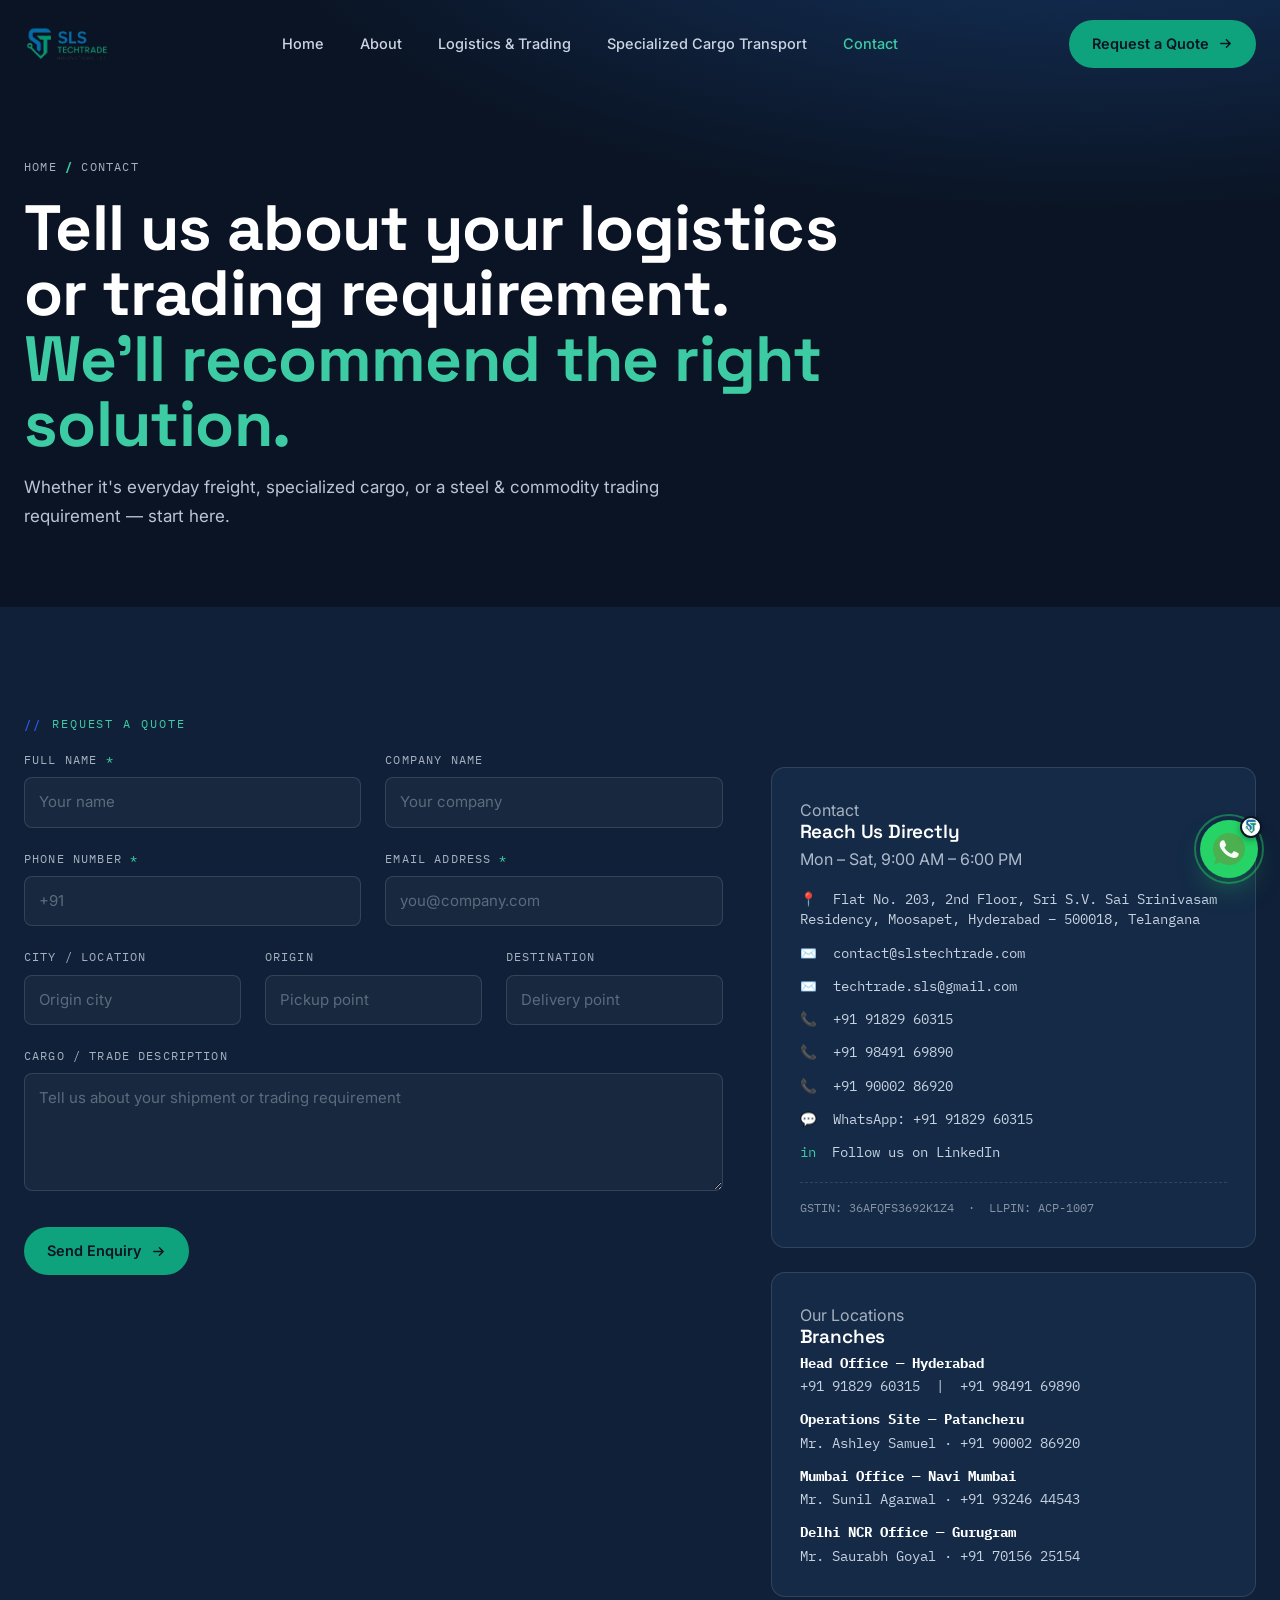
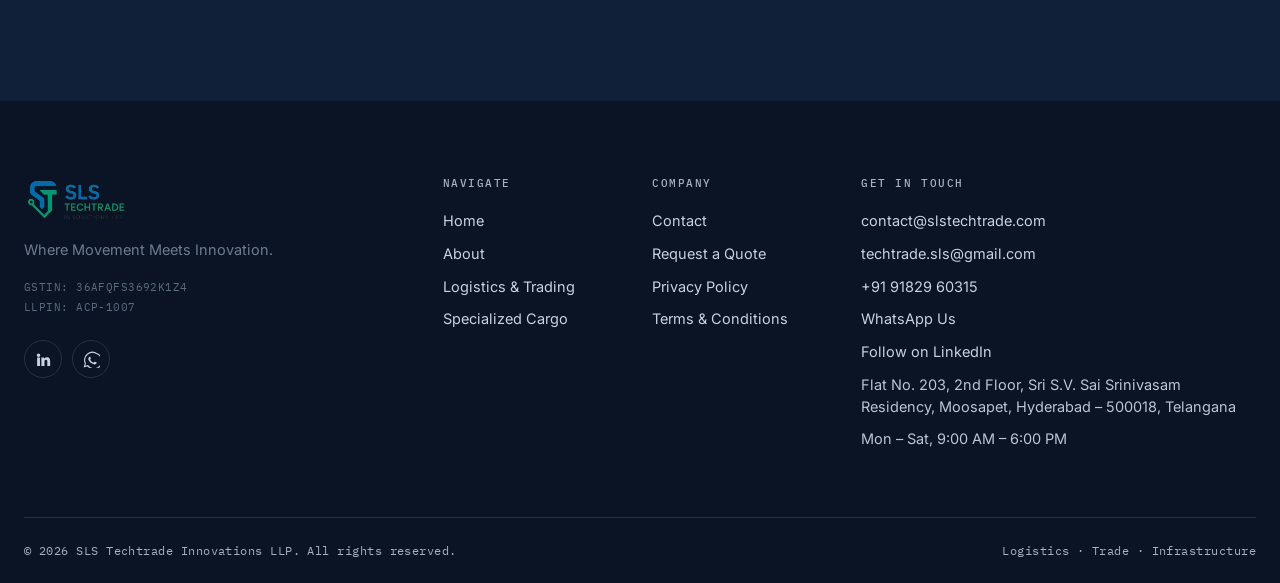
<file: contact.html>
<!DOCTYPE html>
<html lang="en">
<head>
<meta charset="UTF-8">
<meta name="viewport" content="width=device-width, initial-scale=1.0">
<title>Contact Us | Request a Quote | SLS Techtrade Innovations LLP</title>
<meta name="description" content="Get in touch with SLS Techtrade for freight, specialized cargo, or steel &amp; commodity trading requirements. Offices in Hyderabad, Mumbai &amp; Delhi NCR.">
<link rel="canonical" href="https://www.slstechtrade.com/contact.html">
<meta name="robots" content="index, follow">
<meta property="og:type" content="website">
<meta property="og:site_name" content="SLS Techtrade Innovations LLP">
<meta property="og:title" content="Contact Us | Request a Quote | SLS Techtrade Innovations LLP">
<meta property="og:description" content="Get in touch with SLS Techtrade for freight, specialized cargo, or steel &amp; commodity trading requirements. Offices in Hyderabad, Mumbai &amp; Delhi NCR.">
<meta property="og:url" content="https://www.slstechtrade.com/contact.html">
<meta property="og:image" content="https://www.slstechtrade.com/images/truck-fleet-day.jpg">
<meta property="og:locale" content="en_IN">
<meta name="twitter:card" content="summary_large_image">
<meta name="twitter:title" content="Contact Us | Request a Quote | SLS Techtrade Innovations LLP">
<meta name="twitter:description" content="Get in touch with SLS Techtrade for freight, specialized cargo, or steel &amp; commodity trading requirements. Offices in Hyderabad, Mumbai &amp; Delhi NCR.">
<meta name="twitter:image" content="https://www.slstechtrade.com/images/truck-fleet-day.jpg">
<link rel="preconnect" href="https://fonts.googleapis.com">
<link rel="preconnect" href="https://fonts.gstatic.com" crossorigin>
<link href="https://fonts.googleapis.com/css2?family=Space+Grotesk:wght@500;600;700&amp;family=Inter:wght@400;500;600;700&amp;family=IBM+Plex+Mono:wght@400;500;600&amp;display=swap" rel="stylesheet">
<link href="https://cdnjs.cloudflare.com/ajax/libs/bootstrap/5.3.3/css/bootstrap.min.css" rel="stylesheet">
<link rel="stylesheet" href="css/style.css">
<link rel="icon" type="image/png" sizes="32x32" href="images/favicon-32.png">
<link rel="icon" type="image/png" sizes="16x16" href="images/favicon-16.png">
<link rel="apple-touch-icon" sizes="180x180" href="images/favicon-180.png">
<script type="application/ld+json">
{
  "@context": "https://schema.org",
  "@type": "Organization",
  "@id": "https://www.slstechtrade.com/#organization",
  "name": "SLS Techtrade Innovations LLP",
  "url": "https://www.slstechtrade.com/",
  "logo": "https://www.slstechtrade.com/images/logo.png",
  "slogan": "Where Movement Meets Innovation",
  "email": "contact@slstechtrade.com",
  "telephone": "+91-91829-60315",
  "address": {
    "@type": "PostalAddress",
    "streetAddress": "Flat No. 203, 2nd Floor, Sri S.V. Sai Srinivasam Residency, Moosapet",
    "addressLocality": "Hyderabad",
    "addressRegion": "Telangana",
    "postalCode": "500018",
    "addressCountry": "IN"
  },
  "contactPoint": [{
    "@type": "ContactPoint",
    "telephone": "+91-91829-60315",
    "contactType": "customer service",
    "email": "contact@slstechtrade.com",
    "areaServed": "IN",
    "availableLanguage": ["English", "Hindi", "Telugu"]
  }],
  "sameAs": [
    "https://www.linkedin.com/company/sls-techtrade-innovations-llp/"
  ]
}
</script>
<script type="application/ld+json">
{"@context":"https://schema.org","@type":"BreadcrumbList","itemListElement":[{"@type":"ListItem","position":1,"name":"Home","item":"https://www.slstechtrade.com/"},{"@type":"ListItem","position":2,"name":"Contact","item":"https://www.slstechtrade.com/contact.html"}]}
</script>
</head>
<body>

<nav class="sls-nav" id="siteNav">
  <div class="container-x">
    <a href="index.html" class="brand">
      <img src="images/logo.png" alt="SLS Techtrade Innovations LLP" class="brand-logo-img">
    </a>
    <ul class="nav-links" id="navLinks">
      <li><a href="index.html">Home</a></li>
      <li><a href="about.html">About</a></li>
      <li><a href="logistics-trading.html">Logistics &amp; Trading</a></li>
      <li><a href="specialized-cargo-transport.html">Specialized Cargo Transport</a></li>
      <li><a href="contact.html" class="active">Contact</a></li>
      <li class="d-lg-none mt-3"><a href="contact.html" class="btn btn-primary btn-block">Request a Quote</a></li>
    </ul>
    <a href="contact.html" class="btn btn-primary nav-cta-desktop d-none d-lg-inline-flex">Request a Quote<svg viewBox="0 0 16 16" fill="none"><path d="M3 8h10M9 4l4 4-4 4" stroke="currentColor" stroke-width="1.6" stroke-linecap="round" stroke-linejoin="round"/></svg></a>
    <button class="nav-toggle" id="navToggle" aria-label="Menu"><span></span><span></span><span></span></button>
  </div>
</nav>

<header class="page-header">
  <div class="container-x">
    <div class="crumb">Home <b>/</b> Contact</div>
    <h1>Tell us about your logistics or trading requirement. <span style="color:var(--logo-green-2);">We'll recommend the right solution.</span></h1>
    <p class="lede on-dark mt-3" style="max-width:640px;">Whether it's everyday freight, specialized cargo, or a steel &amp; commodity trading requirement — start here.</p>
  </div>
</header>

<section class="section navy">
  <div class="container-x">
    <div class="row g-5">

      <div class="col-lg-7 reveal">
        <div class="eyebrow on-dark">Request a Quote</div>

        <form id="quoteForm" novalidate>
          <div class="row">
            <div class="col-md-6 form-field">
              <label>Full Name <span class="req">*</span></label>
              <input type="text" name="full_name" required placeholder="Your name">
            </div>
            <div class="col-md-6 form-field">
              <label>Company Name</label>
              <input type="text" name="company_name" placeholder="Your company">
            </div>
            <div class="col-md-6 form-field">
              <label>Phone Number <span class="req">*</span></label>
              <input type="tel" name="phone" required placeholder="+91">
            </div>
            <div class="col-md-6 form-field">
              <label>Email Address <span class="req">*</span></label>
              <input type="email" name="email" required placeholder="you@company.com">
            </div>
            <div class="col-md-4 form-field">
              <label>City / Location</label>
              <input type="text" name="city" placeholder="Origin city">
            </div>
            <div class="col-md-4 form-field">
              <label>Origin</label>
              <input type="text" name="origin" placeholder="Pickup point">
            </div>
            <div class="col-md-4 form-field">
              <label>Destination</label>
              <input type="text" name="destination" placeholder="Delivery point">
            </div>
            <div class="col-12 form-field">
              <label>Cargo / Trade Description</label>
              <textarea rows="4" name="description" placeholder="Tell us about your shipment or trading requirement"></textarea>
            </div>
          </div>
          <button type="submit" class="btn btn-primary mt-2">Send Enquiry<svg viewBox="0 0 16 16" fill="none"><path d="M3 8h10M9 4l4 4-4 4" stroke="currentColor" stroke-width="1.6" stroke-linecap="round" stroke-linejoin="round"/></svg></button>
          <div id="formStatus" class="form-status" role="status" aria-live="polite"></div>
        </form>
      </div>

      <div class="col-lg-5 reveal">
        <div class="info-card" style="margin-top:56px;">
          <div class="vcard-tag" style="color:var(--steel-2);">Contact</div>
          <h4>Reach Us Directly</h4>
          <p style="margin-bottom:18px; color:#AEBBCC;">Mon – Sat, 9:00 AM – 6:00 PM</p>
          <ul class="info-list">
            <li><span class="li-icon">📍</span> Flat No. 203, 2nd Floor, Sri S.V. Sai Srinivasam Residency, Moosapet, Hyderabad – 500018, Telangana</li>
            <li><span class="li-icon">✉️</span> <a href="mailto:contact@slstechtrade.com">contact@slstechtrade.com</a></li>
            <li><span class="li-icon">✉️</span> <a href="mailto:techtrade.sls@gmail.com">techtrade.sls@gmail.com</a></li>
            <li><span class="li-icon">📞</span> <a href="tel:+919182960315">+91 91829 60315</a></li>
            <li><span class="li-icon">📞</span> <a href="tel:+919849169890">+91 98491 69890</a></li>
            <li><span class="li-icon">📞</span> <a href="tel:+919000286920">+91 90002 86920</a></li>
            <li><span class="li-icon">💬</span> <a href="https://wa.me/919182960315" target="_blank" rel="noopener">WhatsApp: +91 91829 60315</a></li>
            <li><span class="li-icon">in</span> <a href="https://www.linkedin.com/company/sls-techtrade-innovations-llp/" target="_blank" rel="noopener">Follow us on LinkedIn</a></li>
          </ul>
          <div style="margin-top:20px; padding-top:16px; border-top:1px dashed var(--line-dark); font-family:var(--font-mono); font-size:12px; color:#8494A5;">
            GSTIN: 36AFQFS3692K1Z4 &nbsp;·&nbsp; LLPIN: ACP-1007
          </div>
        </div>

        <div class="info-card mt-4">
          <div class="vcard-tag" style="color:var(--steel-2);">Our Locations</div>
          <h4>Branches</h4>
          <ul class="info-list branch-item">
            <li><b>Head Office — Hyderabad</b>+91 91829 60315 &nbsp;|&nbsp; +91 98491 69890</li>
            <li><b>Operations Site — Patancheru</b>Mr. Ashley Samuel · +91 90002 86920</li>
            <li><b>Mumbai Office — Navi Mumbai</b>Mr. Sunil Agarwal · +91 93246 44543</li>
            <li><b>Delhi NCR Office — Gurugram</b>Mr. Saurabh Goyal · +91 70156 25154</li>
          </ul>
        </div>
      </div>

    </div>
  </div>
</section>

<footer class="sls-footer">
  <div class="container-x">
    <div class="row g-4">
      <div class="col-lg-4">
        <div class="brand mb-3">
          <img src="images/logo.png" alt="SLS Techtrade Innovations LLP" class="brand-logo-img">
        </div>
        <p class="text-muted-2" style="max-width:320px;">Where Movement Meets Innovation.</p>
        <div class="mt-3" style="font-family:var(--font-mono); font-size:11px; letter-spacing:.04em; color:#5B6B7C; line-height:1.9;">GSTIN: 36AFQFS3692K1Z4<br>LLPIN: ACP-1007</div>
        <div class="social-row">
          <a class="social-icon" href="https://www.linkedin.com/company/sls-techtrade-innovations-llp/" target="_blank" rel="noopener" aria-label="LinkedIn"><svg width="17" height="17" viewBox="0 0 24 24" fill="none"><path d="M4.98 3.5a2.5 2.5 0 1 1 0 5 2.5 2.5 0 0 1 0-5zM3 9h4v12H3zM9 9h3.8v1.7h.05c.53-1 1.83-2.05 3.77-2.05 4.03 0 4.78 2.65 4.78 6.1V21h-4v-5.6c0-1.34-.02-3.06-1.87-3.06-1.87 0-2.16 1.46-2.16 2.96V21H9z" fill="currentColor"/></svg></a>
          <a class="social-icon" href="https://wa.me/919182960315" target="_blank" rel="noopener" aria-label="WhatsApp"><svg width="17" height="17" viewBox="0 0 24 24" fill="none"><path d="M20 4A11 11 0 0 0 3.4 17.4L2 22l4.7-1.4A11 11 0 1 0 20 4z" stroke="currentColor" stroke-width="1.6" fill="none"/><path d="M8.5 8.7c.2-.5.4-.5.7-.5h.5c.2 0 .4 0 .6.4.2.5.7 1.7.7 1.9.1.1.1.3 0 .4-.1.2-.2.3-.3.4-.1.2-.3.3-.4.5-.1.2-.3.3-.1.6.2.3.9 1.4 1.9 2.3 1.3 1.1 2.3 1.5 2.7 1.7.3.1.5.1.6-.1l.9-1c.2-.3.4-.2.7-.1l1.7.8c.2.1.4.2.5.3.1.2.1.9-.2 1.4-.4.6-1.6 1.2-2.1 1.2-.6.1-1.1.1-3.5-.9-2.9-1.2-4.8-4.1-4.9-4.3-.1-.2-1-1.3-1-2.5s.6-1.8.8-2z" fill="currentColor"/></svg></a>
        </div>
      </div>
      <div class="col-6 col-lg-2">
        <h6>Navigate</h6>
        <ul><li><a href="index.html">Home</a></li><li><a href="about.html">About</a></li><li><a href="logistics-trading.html">Logistics &amp; Trading</a></li><li><a href="specialized-cargo-transport.html">Specialized Cargo</a></li></ul>
      </div>
      <div class="col-6 col-lg-2">
        <h6>Company</h6>
        <ul><li><a href="contact.html">Contact</a></li><li><a href="contact.html">Request a Quote</a></li><li><a href="#">Privacy Policy</a></li><li><a href="#">Terms &amp; Conditions</a></li></ul>
      </div>
      <div class="col-lg-4">
        <h6>Get In Touch</h6>
        <ul>
          <li><a href="mailto:contact@slstechtrade.com">contact@slstechtrade.com</a></li>
          <li><a href="mailto:techtrade.sls@gmail.com">techtrade.sls@gmail.com</a></li>
          <li><a href="tel:+919182960315">+91 91829 60315</a></li>
          <li><a href="https://wa.me/919182960315" target="_blank" rel="noopener">WhatsApp Us</a></li>
          <li><a href="https://www.linkedin.com/company/sls-techtrade-innovations-llp/" target="_blank" rel="noopener">Follow on LinkedIn</a></li>
          <li><span>Flat No. 203, 2nd Floor, Sri S.V. Sai Srinivasam Residency, Moosapet, Hyderabad – 500018, Telangana</span></li>
          <li><span>Mon – Sat, 9:00 AM – 6:00 PM</span></li>
        </ul>
      </div>
    </div>
    <div class="footer-bottom"><span>© 2026 SLS Techtrade Innovations LLP. All rights reserved.</span><span>Logistics · Trade · Infrastructure</span></div>
  </div>
</footer>

<script src="https://cdnjs.cloudflare.com/ajax/libs/bootstrap/5.3.3/js/bootstrap.bundle.min.js"></script>
<script src="js/main.js"></script>

<a href="https://wa.me/919182960315?text=Hi%20SLS%20Techtrade%2C%20I%27d%20like%20to%20enquire%20about%20a%20shipment." target="_blank" rel="noopener" class="wa-float" aria-label="Chat with us on WhatsApp">
  <span class="wa-ring" aria-hidden="true"></span>
  <span class="wa-tooltip">Chat on WhatsApp</span>
  <img src="images/whatsapp-icon.png" alt="" class="wa-icon">
  <span class="wa-badge"><img src="images/favicon-48.png" alt=""></span>
</a>
</body>
</html>
</file>
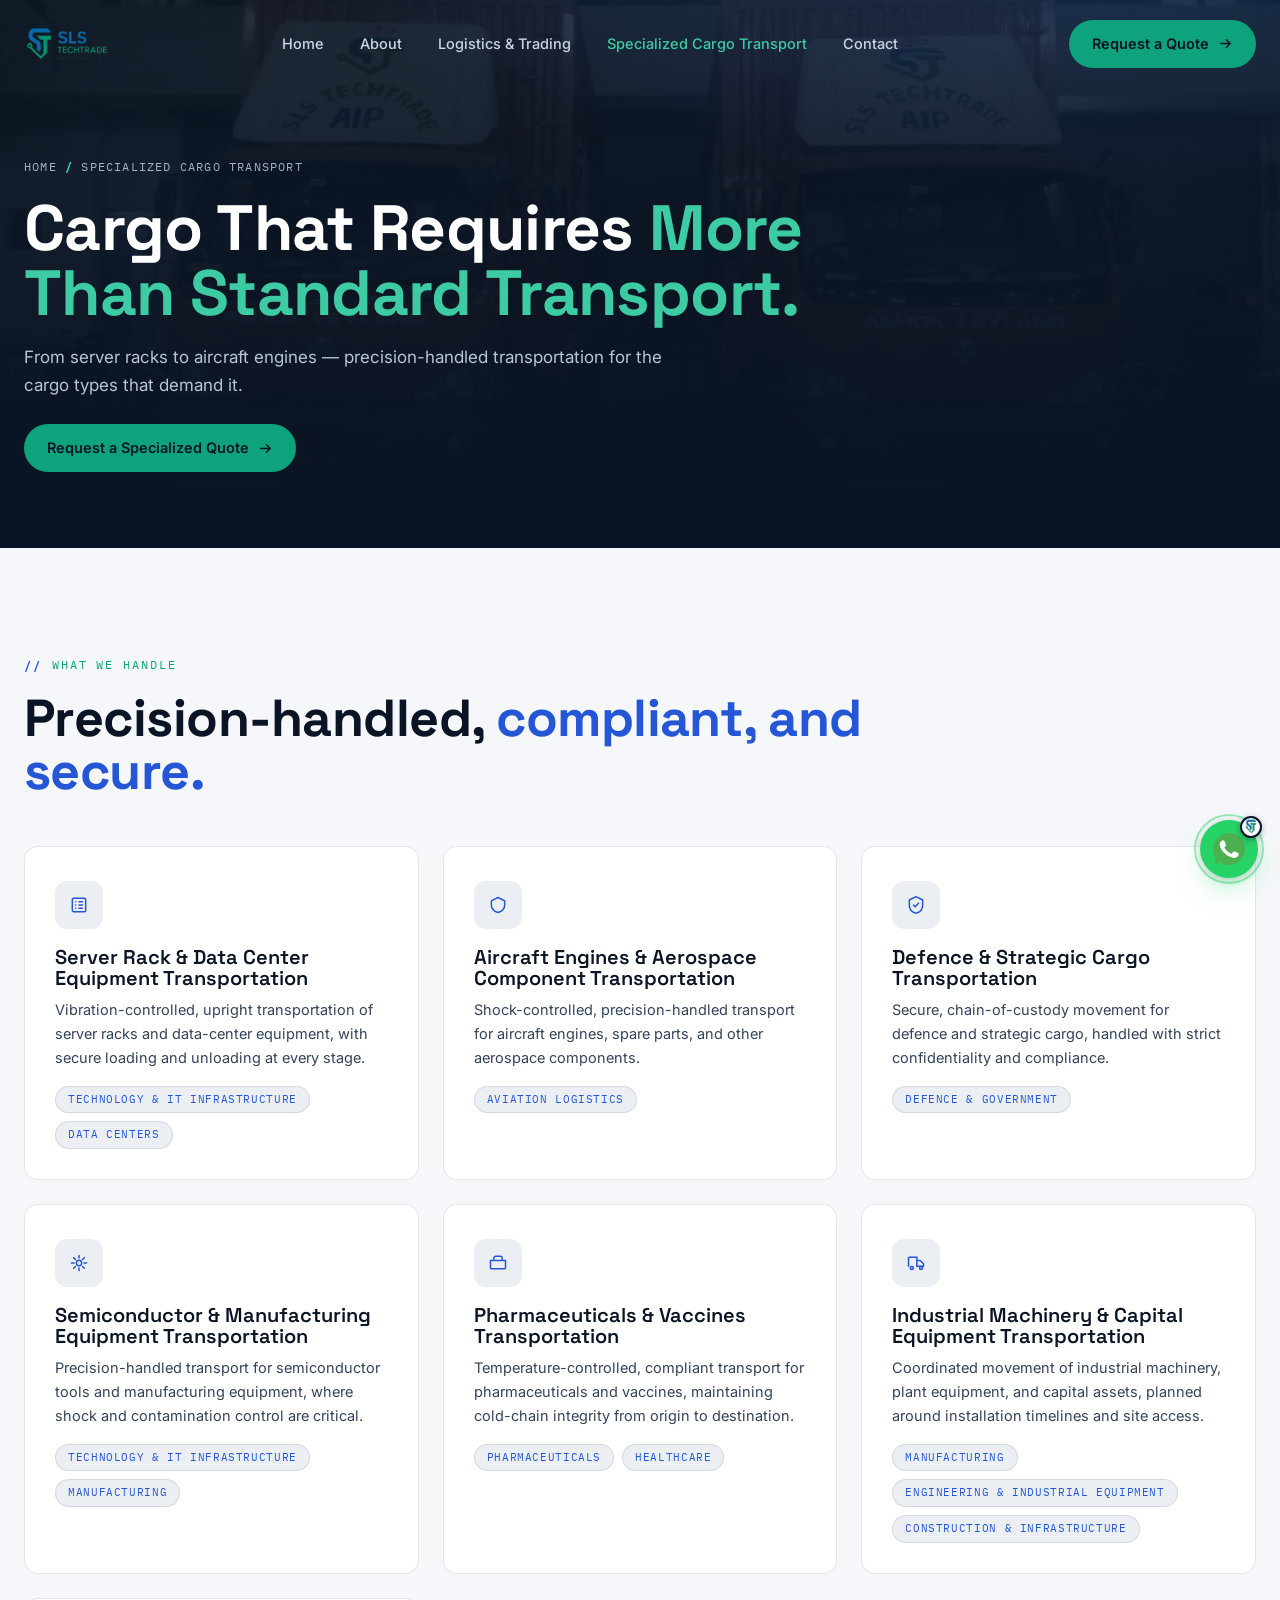
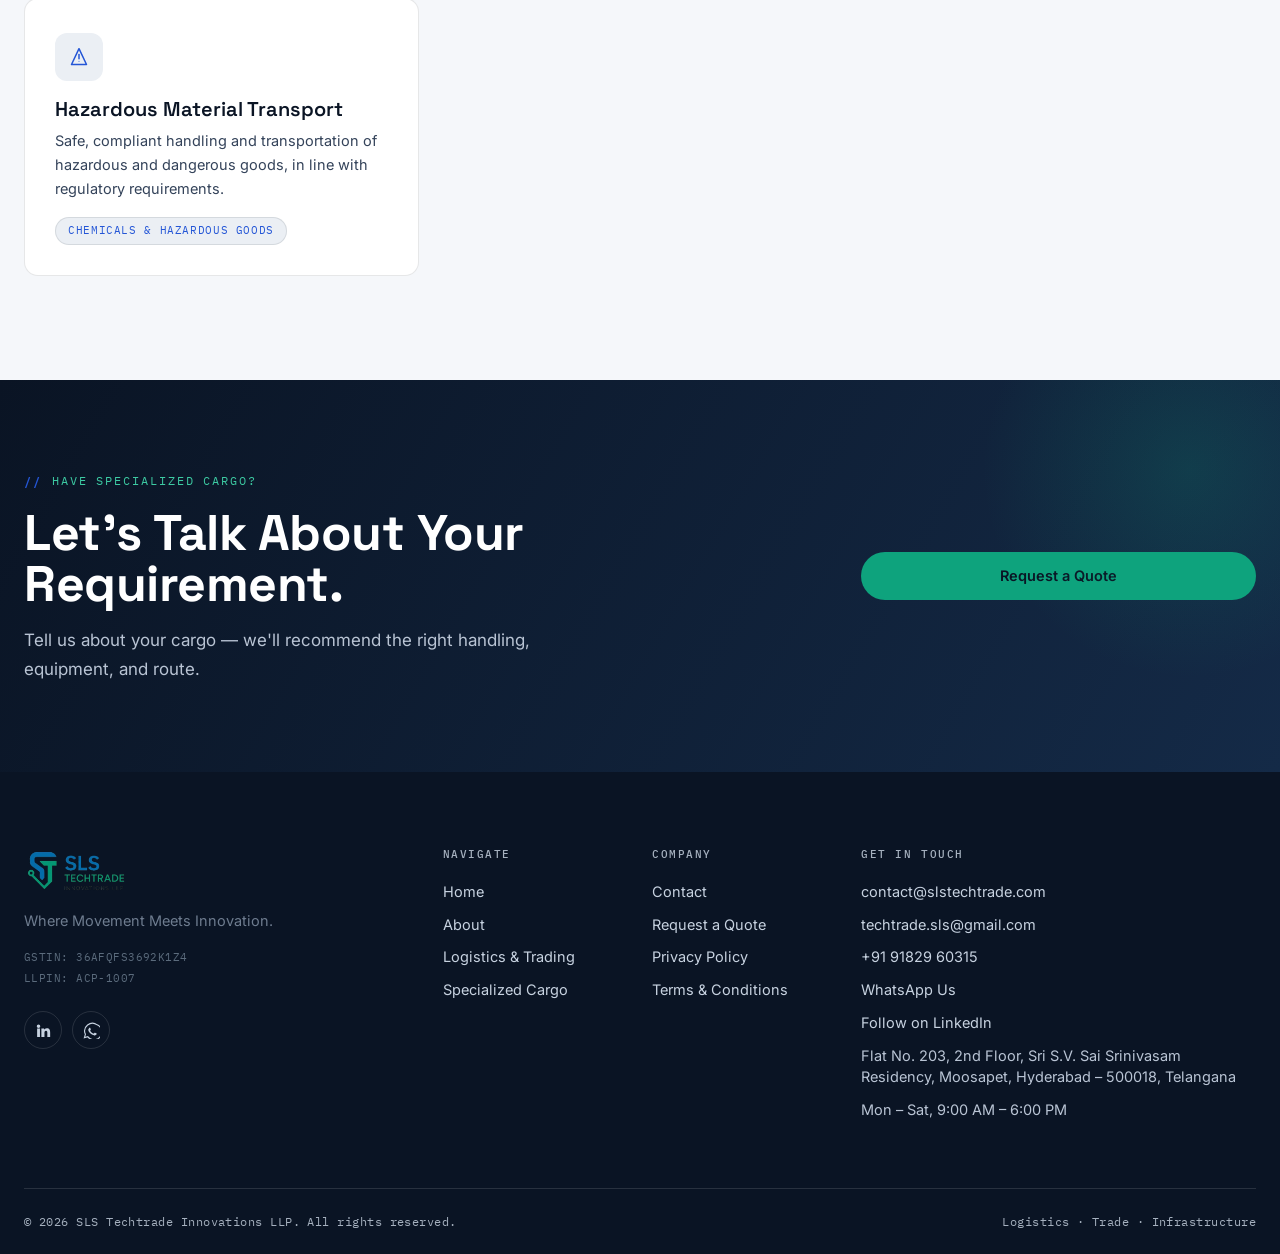
<file: industries.html>
<!DOCTYPE html>
<html lang="en">
<head>
<meta charset="UTF-8">
<title>Industries — SLS Techtrade Innovations LLP</title>
<meta http-equiv="refresh" content="0; url=specialized-cargo-transport.html">
<link rel="canonical" href="specialized-cargo-transport.html">
<meta name="robots" content="noindex,follow">
<style>body{font-family:Inter,sans-serif;background:#0E2036;color:#fff;display:flex;align-items:center;justify-content:center;height:100vh;margin:0;}</style>
</head>
<body>
<p>This page has moved. Redirecting to <a href="specialized-cargo-transport.html" style="color:#1CB56C;">specialized-cargo-transport.html</a>…</p>
<script>window.location.replace("specialized-cargo-transport.html");</script>
</body>
</html>
</file>
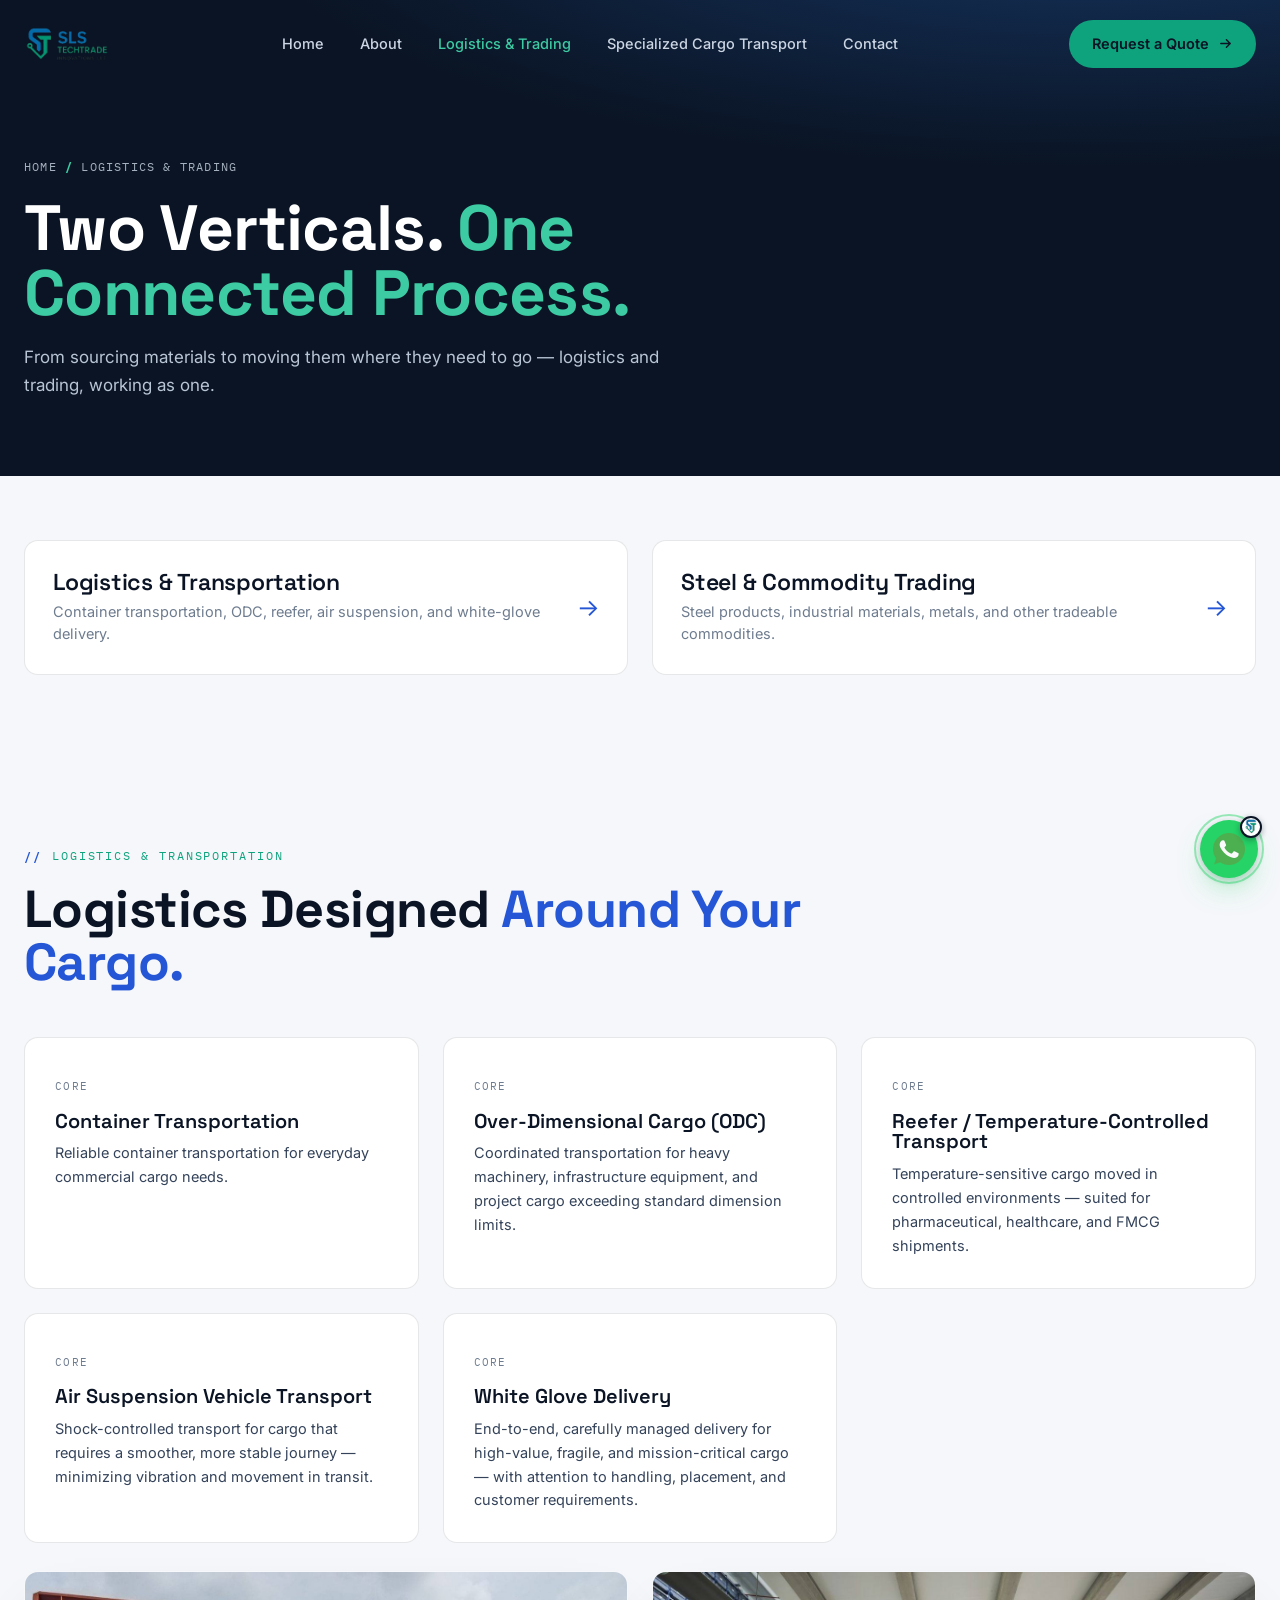
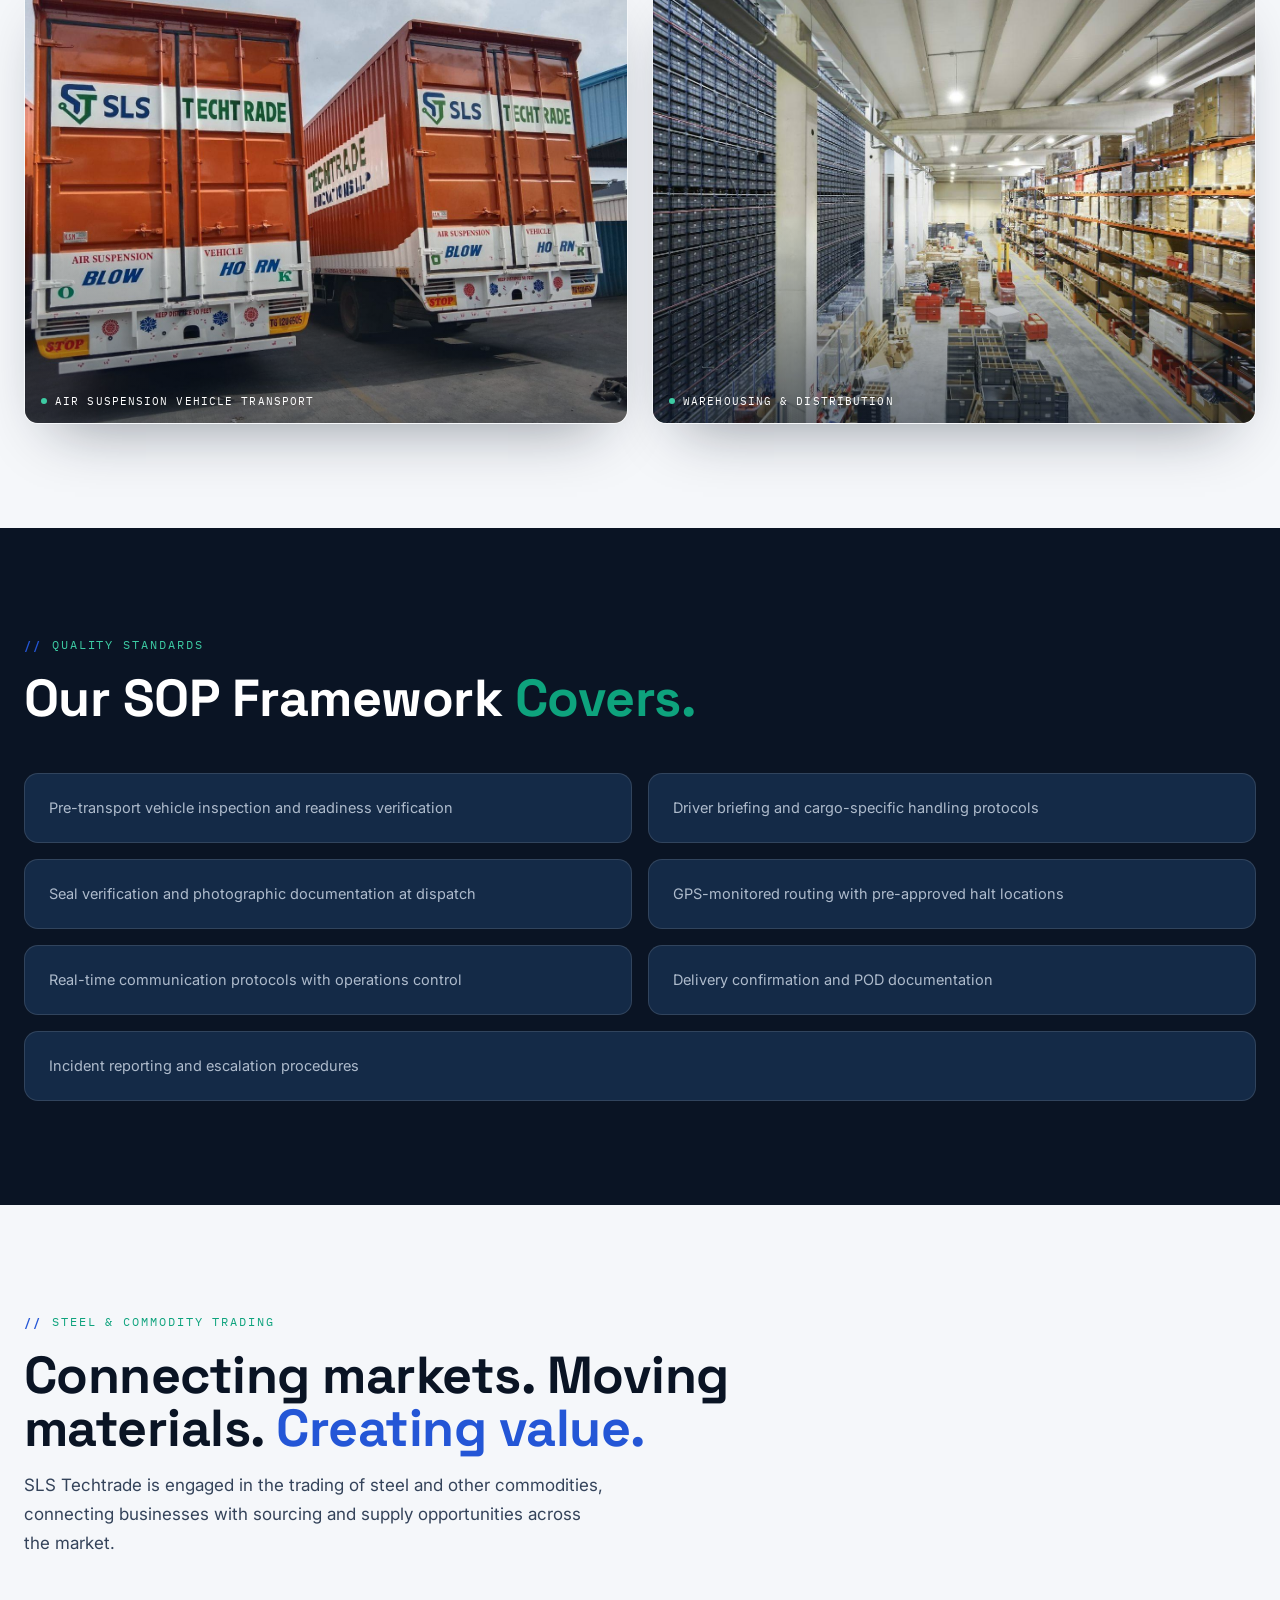
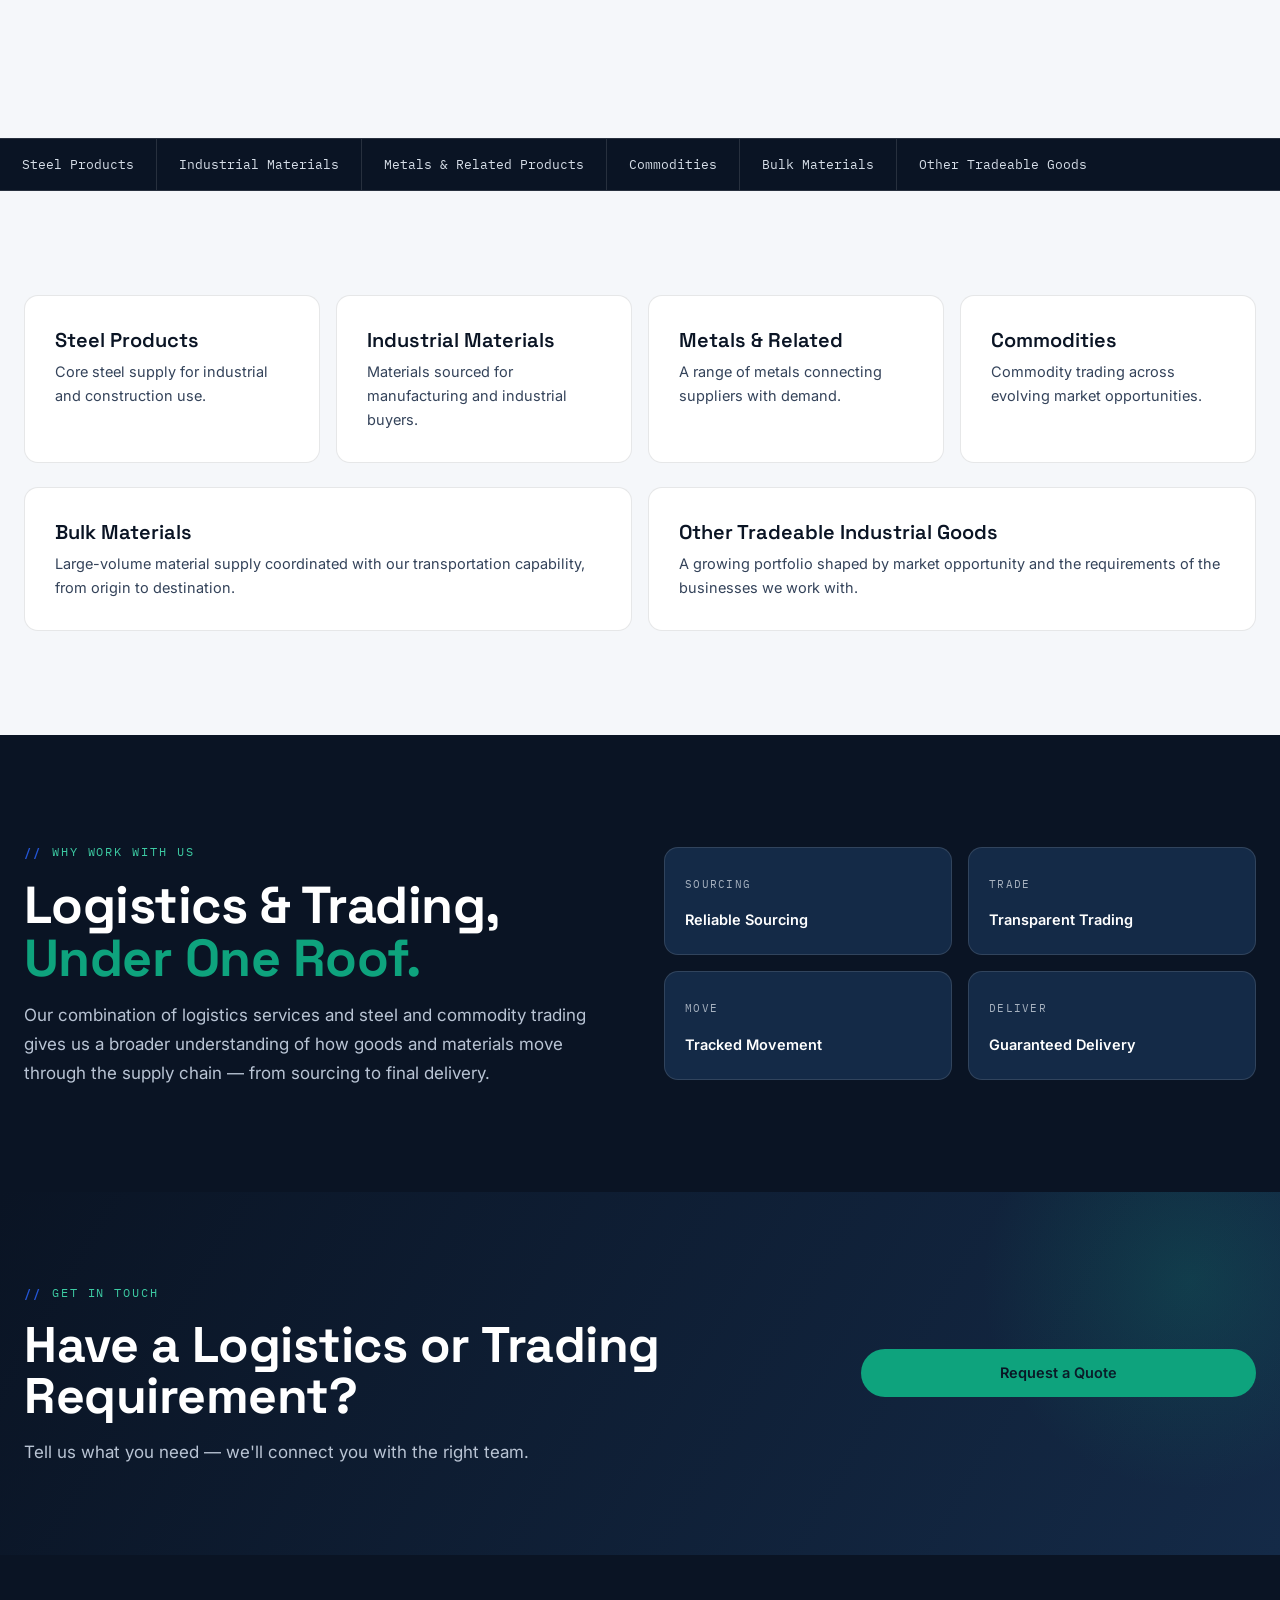
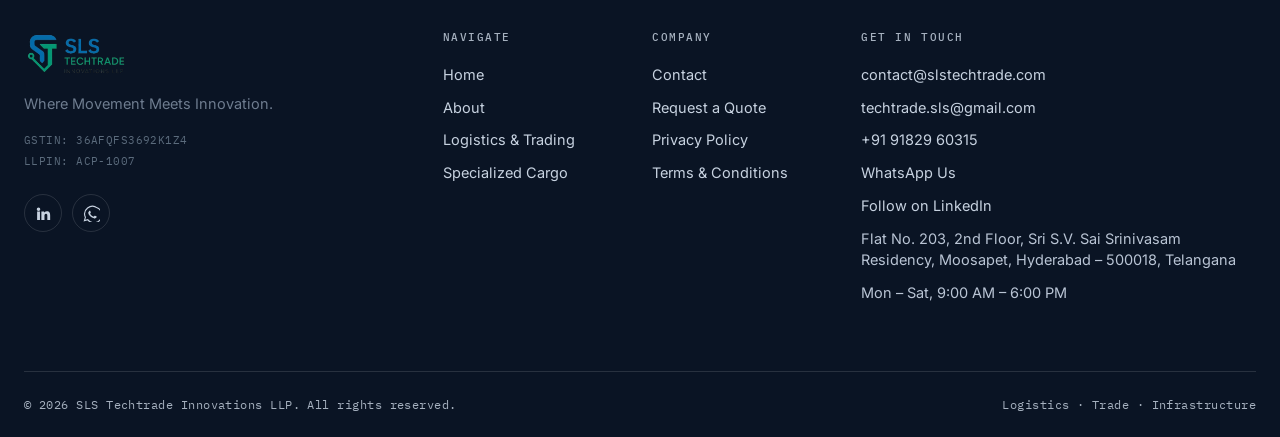
<file: logistics-trading.html>
<!DOCTYPE html>
<html lang="en">
<head>
<meta charset="UTF-8">
<meta name="viewport" content="width=device-width, initial-scale=1.0">
<title>Logistics &amp; Trading Services | SLS Techtrade Innovations LLP</title>
<meta name="description" content="Container transportation, ODC, reefer, air suspension &amp; white glove delivery, plus steel &amp; commodity trading — explore SLS Techtrade's logistics and trading desk.">
<link rel="canonical" href="https://www.slstechtrade.com/logistics-trading.html">
<meta name="robots" content="index, follow">
<meta property="og:type" content="website">
<meta property="og:site_name" content="SLS Techtrade Innovations LLP">
<meta property="og:title" content="Logistics &amp; Trading Services | SLS Techtrade Innovations LLP">
<meta property="og:description" content="Container transportation, ODC, reefer, air suspension &amp; white glove delivery, plus steel &amp; commodity trading — explore SLS Techtrade's logistics and trading desk.">
<meta property="og:url" content="https://www.slstechtrade.com/logistics-trading.html">
<meta property="og:image" content="https://www.slstechtrade.com/images/truck-fleet-day.jpg">
<meta property="og:locale" content="en_IN">
<meta name="twitter:card" content="summary_large_image">
<meta name="twitter:title" content="Logistics &amp; Trading Services | SLS Techtrade Innovations LLP">
<meta name="twitter:description" content="Container transportation, ODC, reefer, air suspension &amp; white glove delivery, plus steel &amp; commodity trading — explore SLS Techtrade's logistics and trading desk.">
<meta name="twitter:image" content="https://www.slstechtrade.com/images/truck-fleet-day.jpg">
<link rel="preconnect" href="https://fonts.googleapis.com">
<link rel="preconnect" href="https://fonts.gstatic.com" crossorigin>
<link href="https://fonts.googleapis.com/css2?family=Space+Grotesk:wght@500;600;700&amp;family=Inter:wght@400;500;600;700&amp;family=IBM+Plex+Mono:wght@400;500;600&amp;display=swap" rel="stylesheet">
<link href="https://cdnjs.cloudflare.com/ajax/libs/bootstrap/5.3.3/css/bootstrap.min.css" rel="stylesheet">
<link rel="stylesheet" href="css/style.css">
<link rel="icon" type="image/png" sizes="32x32" href="images/favicon-32.png">
<link rel="icon" type="image/png" sizes="16x16" href="images/favicon-16.png">
<link rel="apple-touch-icon" sizes="180x180" href="images/favicon-180.png">
<style>
.sub-nav{
  position:sticky; top:0; z-index:900;
  background:rgba(10,20,36,0.96);
  backdrop-filter:blur(10px);
  border-bottom:1px solid var(--line-dark);
  display:none;
}
.sub-nav.show{ display:block; }
.sub-nav .container-x{ display:flex; gap:6px; padding:10px 24px; overflow-x:auto; }
.sub-nav a{
  font-family:var(--font-mono); font-size:12px; letter-spacing:.08em; text-transform:uppercase;
  color:#B7C2CE; padding:8px 14px; border-radius:100px; white-space:nowrap; transition:color .2s, background .2s;
}
.sub-nav a:hover, .sub-nav a.active{ color:#fff; background:rgba(255,255,255,0.07); }
.chooser-card{
  display:flex; align-items:center; justify-content:space-between; gap:18px;
  background:#fff; border:1px solid var(--line); border-radius:var(--radius);
  padding:30px 28px; height:100%; transition:transform .25s var(--ease), border-color .25s, box-shadow .25s;
}
.chooser-card:hover{ transform:translateY(-4px); border-color:var(--royal); box-shadow:0 24px 40px -22px rgba(10,20,36,0.24); }
.chooser-card h3{ font-family:var(--font-display); font-size:23px; font-weight:600; margin:0 0 6px; color:var(--ink); }
.chooser-card p{ color:var(--steel); font-size:14.5px; margin:0; }
.chooser-arrow{ font-size:24px; color:var(--royal); flex-shrink:0; }
</style>
<script type="application/ld+json">
{
  "@context": "https://schema.org",
  "@type": "Organization",
  "@id": "https://www.slstechtrade.com/#organization",
  "name": "SLS Techtrade Innovations LLP",
  "url": "https://www.slstechtrade.com/",
  "logo": "https://www.slstechtrade.com/images/logo.png",
  "sameAs": ["https://www.linkedin.com/company/sls-techtrade-innovations-llp/"]
}
</script>
<script type="application/ld+json">
{"@context":"https://schema.org","@type":"BreadcrumbList","itemListElement":[{"@type":"ListItem","position":1,"name":"Home","item":"https://www.slstechtrade.com/"},{"@type":"ListItem","position":2,"name":"Logistics & Trading","item":"https://www.slstechtrade.com/logistics-trading.html"}]}
</script>
</head>
<body>

<nav class="sls-nav" id="siteNav">
  <div class="container-x">
    <a href="index.html" class="brand">
      <img src="images/logo.png" alt="SLS Techtrade Innovations LLP" class="brand-logo-img">
    </a>
    <ul class="nav-links" id="navLinks">
      <li><a href="index.html">Home</a></li>
      <li><a href="about.html">About</a></li>
      <li><a href="logistics-trading.html" class="active">Logistics &amp; Trading</a></li>
      <li><a href="specialized-cargo-transport.html">Specialized Cargo Transport</a></li>
      <li><a href="contact.html">Contact</a></li>
      <li class="d-lg-none mt-3"><a href="contact.html" class="btn btn-primary btn-block">Request a Quote</a></li>
    </ul>
    <a href="contact.html" class="btn btn-primary nav-cta-desktop d-none d-lg-inline-flex">Request a Quote<svg viewBox="0 0 16 16" fill="none"><path d="M3 8h10M9 4l4 4-4 4" stroke="currentColor" stroke-width="1.6" stroke-linecap="round" stroke-linejoin="round"/></svg></a>
    <button class="nav-toggle" id="navToggle" aria-label="Menu"><span></span><span></span><span></span></button>
  </div>
</nav>

<header class="page-header">
  <div class="container-x">
    <div class="crumb">Home <b>/</b> Logistics &amp; Trading</div>
    <h1>Two Verticals. <span style="color:var(--logo-green-2);">One Connected Process.</span></h1>
    <p class="lede on-dark mt-3" style="max-width:640px;">From sourcing materials to moving them where they need to go — logistics and trading, working as one.</p>
  </div>
</header>

<section class="section" style="padding:64px 0;" id="chooser">
  <div class="container-x">
    <div class="row g-4">
      <div class="col-md-6 reveal">
        <a href="#logistics" class="chooser-card">
          <div><h3>Logistics &amp; Transportation</h3><p>Container transportation, ODC, reefer, air suspension, and white-glove delivery.</p></div>
          <span class="chooser-arrow">→</span>
        </a>
      </div>
      <div class="col-md-6 reveal">
        <a href="#trading" class="chooser-card">
          <div><h3>Steel &amp; Commodity Trading</h3><p>Steel products, industrial materials, metals, and other tradeable commodities.</p></div>
          <span class="chooser-arrow">→</span>
        </a>
      </div>
    </div>
  </div>
</section>

<div class="sub-nav" id="subNav">
  <div class="container-x">
    <a href="#logistics">Logistics</a>
    <a href="#trading">Trading</a>
    <a href="#quality">Quality Standards</a>
    <a href="#contact-cta">Contact</a>
  </div>
</div>

<section class="section" id="logistics">
  <div class="container-x">
    <div class="eyebrow">Logistics &amp; Transportation</div>
    <h2 class="section-title mb-5">Logistics Designed <span class="accent">Around Your Cargo.</span></h2>
    <div class="row g-4">
      <div class="col-sm-6 col-lg-4 reveal"><div class="vcard"><div class="vcard-tag">Core</div><h4>Container Transportation</h4><p>Reliable container transportation for everyday commercial cargo needs.</p></div></div>
      <div class="col-sm-6 col-lg-4 reveal"><div class="vcard"><div class="vcard-tag">Core</div><h4>Over-Dimensional Cargo (ODC)</h4><p>Coordinated transportation for heavy machinery, infrastructure equipment, and project cargo exceeding standard dimension limits.</p></div></div>
      <div class="col-sm-6 col-lg-4 reveal"><div class="vcard"><div class="vcard-tag">Core</div><h4>Reefer / Temperature-Controlled Transport</h4><p>Temperature-sensitive cargo moved in controlled environments — suited for pharmaceutical, healthcare, and FMCG shipments.</p></div></div>
      <div class="col-sm-6 col-lg-4 reveal"><div class="vcard"><div class="vcard-tag">Core</div><h4>Air Suspension Vehicle Transport</h4><p>Shock-controlled transport for cargo that requires a smoother, more stable journey — minimizing vibration and movement in transit.</p></div></div>
      <div class="col-sm-6 col-lg-4 reveal"><div class="vcard"><div class="vcard-tag">Core</div><h4>White Glove Delivery</h4><p>End-to-end, carefully managed delivery for high-value, fragile, and mission-critical cargo — with attention to handling, placement, and customer requirements.</p></div></div>
    </div>

    <div class="row g-4 mt-1">
      <div class="col-md-6 reveal">
        <div class="photo-card ratio-4-3">
          <img src="images/truck-air-suspension-rear.jpg" alt="SLS Techtrade air suspension vehicles, rear view" loading="lazy" width="1400" height="1050">
          <span class="photo-tag"><span class="dot"></span> Air Suspension Vehicle Transport</span>
        </div>
      </div>
      <div class="col-md-6 reveal">
        <div class="photo-card ratio-4-3">
          <img src="images/warehouse-interior.jpg" alt="Automated warehouse storage and distribution facility" loading="lazy" width="1400" height="933">
          <span class="photo-tag"><span class="dot"></span> Warehousing &amp; Distribution</span>
        </div>
      </div>
    </div>
  </div>
</section>

<section class="section dark" id="quality">
  <div class="container-x">
    <div class="row gy-4 mb-5">
      <div class="col-lg-7 reveal">
        <div class="eyebrow on-dark">Quality Standards</div>
        <h2 class="section-title on-dark">Our SOP Framework <span class="accent-cyan">Covers.</span></h2>
      </div>
    </div>
    <div class="row g-3">
      <div class="col-md-6 reveal"><div class="vcard on-dark" style="padding:22px 24px;"><p>Pre-transport vehicle inspection and readiness verification</p></div></div>
      <div class="col-md-6 reveal"><div class="vcard on-dark" style="padding:22px 24px;"><p>Driver briefing and cargo-specific handling protocols</p></div></div>
      <div class="col-md-6 reveal"><div class="vcard on-dark" style="padding:22px 24px;"><p>Seal verification and photographic documentation at dispatch</p></div></div>
      <div class="col-md-6 reveal"><div class="vcard on-dark" style="padding:22px 24px;"><p>GPS-monitored routing with pre-approved halt locations</p></div></div>
      <div class="col-md-6 reveal"><div class="vcard on-dark" style="padding:22px 24px;"><p>Real-time communication protocols with operations control</p></div></div>
      <div class="col-md-6 reveal"><div class="vcard on-dark" style="padding:22px 24px;"><p>Delivery confirmation and POD documentation</p></div></div>
      <div class="col-md-12 reveal"><div class="vcard on-dark" style="padding:22px 24px;"><p>Incident reporting and escalation procedures</p></div></div>
    </div>
  </div>
</section>

<section class="section" id="trading">
  <div class="container-x">
    <div class="eyebrow">Steel &amp; Commodity Trading</div>
    <h2 class="section-title mb-3">Connecting markets. Moving materials. <span class="accent">Creating value.</span></h2>
    <p class="lede">SLS Techtrade is engaged in the trading of steel and other commodities, connecting businesses with sourcing and supply opportunities across the market.</p>
  </div>
</section>

<div class="cap-strip" style="background:var(--ink);">
  <div class="cap-strip-inner">
    <span class="cap-item">Steel Products</span>
    <span class="cap-item">Industrial Materials</span>
    <span class="cap-item">Metals &amp; Related Products</span>
    <span class="cap-item">Commodities</span>
    <span class="cap-item">Bulk Materials</span>
    <span class="cap-item">Other Tradeable Goods</span>
  </div>
</div>

<section class="section">
  <div class="container-x">
    <div class="row g-3 mb-4">
      <div class="col-sm-6 col-lg-3 reveal"><div class="vcard"><h4>Steel Products</h4><p>Core steel supply for industrial and construction use.</p></div></div>
      <div class="col-sm-6 col-lg-3 reveal"><div class="vcard"><h4>Industrial Materials</h4><p>Materials sourced for manufacturing and industrial buyers.</p></div></div>
      <div class="col-sm-6 col-lg-3 reveal"><div class="vcard"><h4>Metals &amp; Related</h4><p>A range of metals connecting suppliers with demand.</p></div></div>
      <div class="col-sm-6 col-lg-3 reveal"><div class="vcard"><h4>Commodities</h4><p>Commodity trading across evolving market opportunities.</p></div></div>
    </div>
    <div class="row g-3">
      <div class="col-md-6 reveal"><div class="vcard"><h4>Bulk Materials</h4><p>Large-volume material supply coordinated with our transportation capability, from origin to destination.</p></div></div>
      <div class="col-md-6 reveal"><div class="vcard"><h4>Other Tradeable Industrial Goods</h4><p>A growing portfolio shaped by market opportunity and the requirements of the businesses we work with.</p></div></div>
    </div>
  </div>
</section>

<section class="section dark">
  <div class="container-x">
    <div class="row align-items-center g-5">
      <div class="col-lg-6 reveal">
        <div class="eyebrow on-dark">Why Work With Us</div>
        <h2 class="section-title on-dark">Logistics &amp; Trading, <span class="accent-cyan">Under One Roof.</span></h2>
        <p class="lede on-dark mt-3">Our combination of logistics services and steel and commodity trading gives us a broader understanding of how goods and materials move through the supply chain — from sourcing to final delivery.</p>
      </div>
      <div class="col-lg-6 reveal">
        <div class="row g-3">
          <div class="col-6"><div class="vcard on-dark" style="padding:22px 20px;"><div class="vcard-tag">Sourcing</div><p style="color:#fff; font-weight:600;">Reliable Sourcing</p></div></div>
          <div class="col-6"><div class="vcard on-dark" style="padding:22px 20px;"><div class="vcard-tag">Trade</div><p style="color:#fff; font-weight:600;">Transparent Trading</p></div></div>
          <div class="col-6"><div class="vcard on-dark" style="padding:22px 20px;"><div class="vcard-tag">Move</div><p style="color:#fff; font-weight:600;">Tracked Movement</p></div></div>
          <div class="col-6"><div class="vcard on-dark" style="padding:22px 20px;"><div class="vcard-tag">Deliver</div><p style="color:#fff; font-weight:600;">Guaranteed Delivery</p></div></div>
        </div>
      </div>
    </div>
  </div>
</section>

<section class="cta-band" id="contact-cta">
  <div class="container-x">
    <div class="row align-items-center g-4">
      <div class="col-lg-8 reveal">
        <div class="eyebrow on-dark">Get In Touch</div>
        <h2>Have a Logistics or Trading Requirement?</h2>
        <p class="lede on-dark mt-3">Tell us what you need — we'll connect you with the right team.</p>
      </div>
      <div class="col-lg-4 reveal d-flex flex-column gap-3">
        <a href="contact.html" class="btn btn-primary btn-block">Request a Quote</a>
      </div>
    </div>
  </div>
</section>

<footer class="sls-footer">
  <div class="container-x">
    <div class="row g-4">
      <div class="col-lg-4">
        <div class="brand mb-3">
          <img src="images/logo.png" alt="SLS Techtrade Innovations LLP" class="brand-logo-img">
        </div>
        <p class="text-muted-2" style="max-width:320px;">Where Movement Meets Innovation.</p>
        <div class="mt-3" style="font-family:var(--font-mono); font-size:11px; letter-spacing:.04em; color:#5B6B7C; line-height:1.9;">GSTIN: 36AFQFS3692K1Z4<br>LLPIN: ACP-1007</div>
        <div class="social-row">
          <a class="social-icon" href="https://www.linkedin.com/company/sls-techtrade-innovations-llp/" target="_blank" rel="noopener" aria-label="LinkedIn"><svg width="17" height="17" viewBox="0 0 24 24" fill="none"><path d="M4.98 3.5a2.5 2.5 0 1 1 0 5 2.5 2.5 0 0 1 0-5zM3 9h4v12H3zM9 9h3.8v1.7h.05c.53-1 1.83-2.05 3.77-2.05 4.03 0 4.78 2.65 4.78 6.1V21h-4v-5.6c0-1.34-.02-3.06-1.87-3.06-1.87 0-2.16 1.46-2.16 2.96V21H9z" fill="currentColor"/></svg></a>
          <a class="social-icon" href="https://wa.me/919182960315" target="_blank" rel="noopener" aria-label="WhatsApp"><svg width="17" height="17" viewBox="0 0 24 24" fill="none"><path d="M20 4A11 11 0 0 0 3.4 17.4L2 22l4.7-1.4A11 11 0 1 0 20 4z" stroke="currentColor" stroke-width="1.6" fill="none"/><path d="M8.5 8.7c.2-.5.4-.5.7-.5h.5c.2 0 .4 0 .6.4.2.5.7 1.7.7 1.9.1.1.1.3 0 .4-.1.2-.2.3-.3.4-.1.2-.3.3-.4.5-.1.2-.3.3-.1.6.2.3.9 1.4 1.9 2.3 1.3 1.1 2.3 1.5 2.7 1.7.3.1.5.1.6-.1l.9-1c.2-.3.4-.2.7-.1l1.7.8c.2.1.4.2.5.3.1.2.1.9-.2 1.4-.4.6-1.6 1.2-2.1 1.2-.6.1-1.1.1-3.5-.9-2.9-1.2-4.8-4.1-4.9-4.3-.1-.2-1-1.3-1-2.5s.6-1.8.8-2z" fill="currentColor"/></svg></a>
        </div>
      </div>
      <div class="col-6 col-lg-2">
        <h6>Navigate</h6>
        <ul><li><a href="index.html">Home</a></li><li><a href="about.html">About</a></li><li><a href="logistics-trading.html">Logistics &amp; Trading</a></li><li><a href="specialized-cargo-transport.html">Specialized Cargo</a></li></ul>
      </div>
      <div class="col-6 col-lg-2">
        <h6>Company</h6>
        <ul><li><a href="contact.html">Contact</a></li><li><a href="contact.html">Request a Quote</a></li><li><a href="#">Privacy Policy</a></li><li><a href="#">Terms &amp; Conditions</a></li></ul>
      </div>
      <div class="col-lg-4">
        <h6>Get In Touch</h6>
        <ul>
          <li><a href="mailto:contact@slstechtrade.com">contact@slstechtrade.com</a></li>
          <li><a href="mailto:techtrade.sls@gmail.com">techtrade.sls@gmail.com</a></li>
          <li><a href="tel:+919182960315">+91 91829 60315</a></li>
          <li><a href="https://wa.me/919182960315" target="_blank" rel="noopener">WhatsApp Us</a></li>
          <li><a href="https://www.linkedin.com/company/sls-techtrade-innovations-llp/" target="_blank" rel="noopener">Follow on LinkedIn</a></li>
          <li><span>Flat No. 203, 2nd Floor, Sri S.V. Sai Srinivasam Residency, Moosapet, Hyderabad – 500018, Telangana</span></li>
          <li><span>Mon – Sat, 9:00 AM – 6:00 PM</span></li>
        </ul>
      </div>
    </div>
    <div class="footer-bottom"><span>© 2026 SLS Techtrade Innovations LLP. All rights reserved.</span><span>Logistics · Trade · Infrastructure</span></div>
  </div>
</footer>

<script src="https://cdnjs.cloudflare.com/ajax/libs/bootstrap/5.3.3/js/bootstrap.bundle.min.js"></script>
<script src="js/main.js"></script>
<script>
(function(){
  var chooser = document.getElementById('chooser');
  var subNav = document.getElementById('subNav');
  if(!chooser || !subNav) return;
  window.addEventListener('scroll', function(){
    var rect = chooser.getBoundingClientRect();
    if(rect.bottom < 0){ subNav.classList.add('show'); } else { subNav.classList.remove('show'); }
  });
  var sections = ['logistics','quality','trading','contact-cta'].map(function(id){ return document.getElementById(id); });
  var links = subNav.querySelectorAll('a');
  window.addEventListener('scroll', function(){
    var pos = window.scrollY + 120;
    sections.forEach(function(sec, i){
      if(!sec) return;
      if(pos >= sec.offsetTop){
        links.forEach(function(l){ l.classList.remove('active'); });
        if(links[i]) links[i].classList.add('active');
      }
    });
  });
})();
</script>

<a href="https://wa.me/919182960315?text=Hi%20SLS%20Techtrade%2C%20I%27d%20like%20to%20enquire%20about%20a%20shipment." target="_blank" rel="noopener" class="wa-float" aria-label="Chat with us on WhatsApp">
  <span class="wa-ring" aria-hidden="true"></span>
  <span class="wa-tooltip">Chat on WhatsApp</span>
  <img src="images/whatsapp-icon.png" alt="" class="wa-icon">
  <span class="wa-badge"><img src="images/favicon-48.png" alt=""></span>
</a>
</body>
</html>
</file>
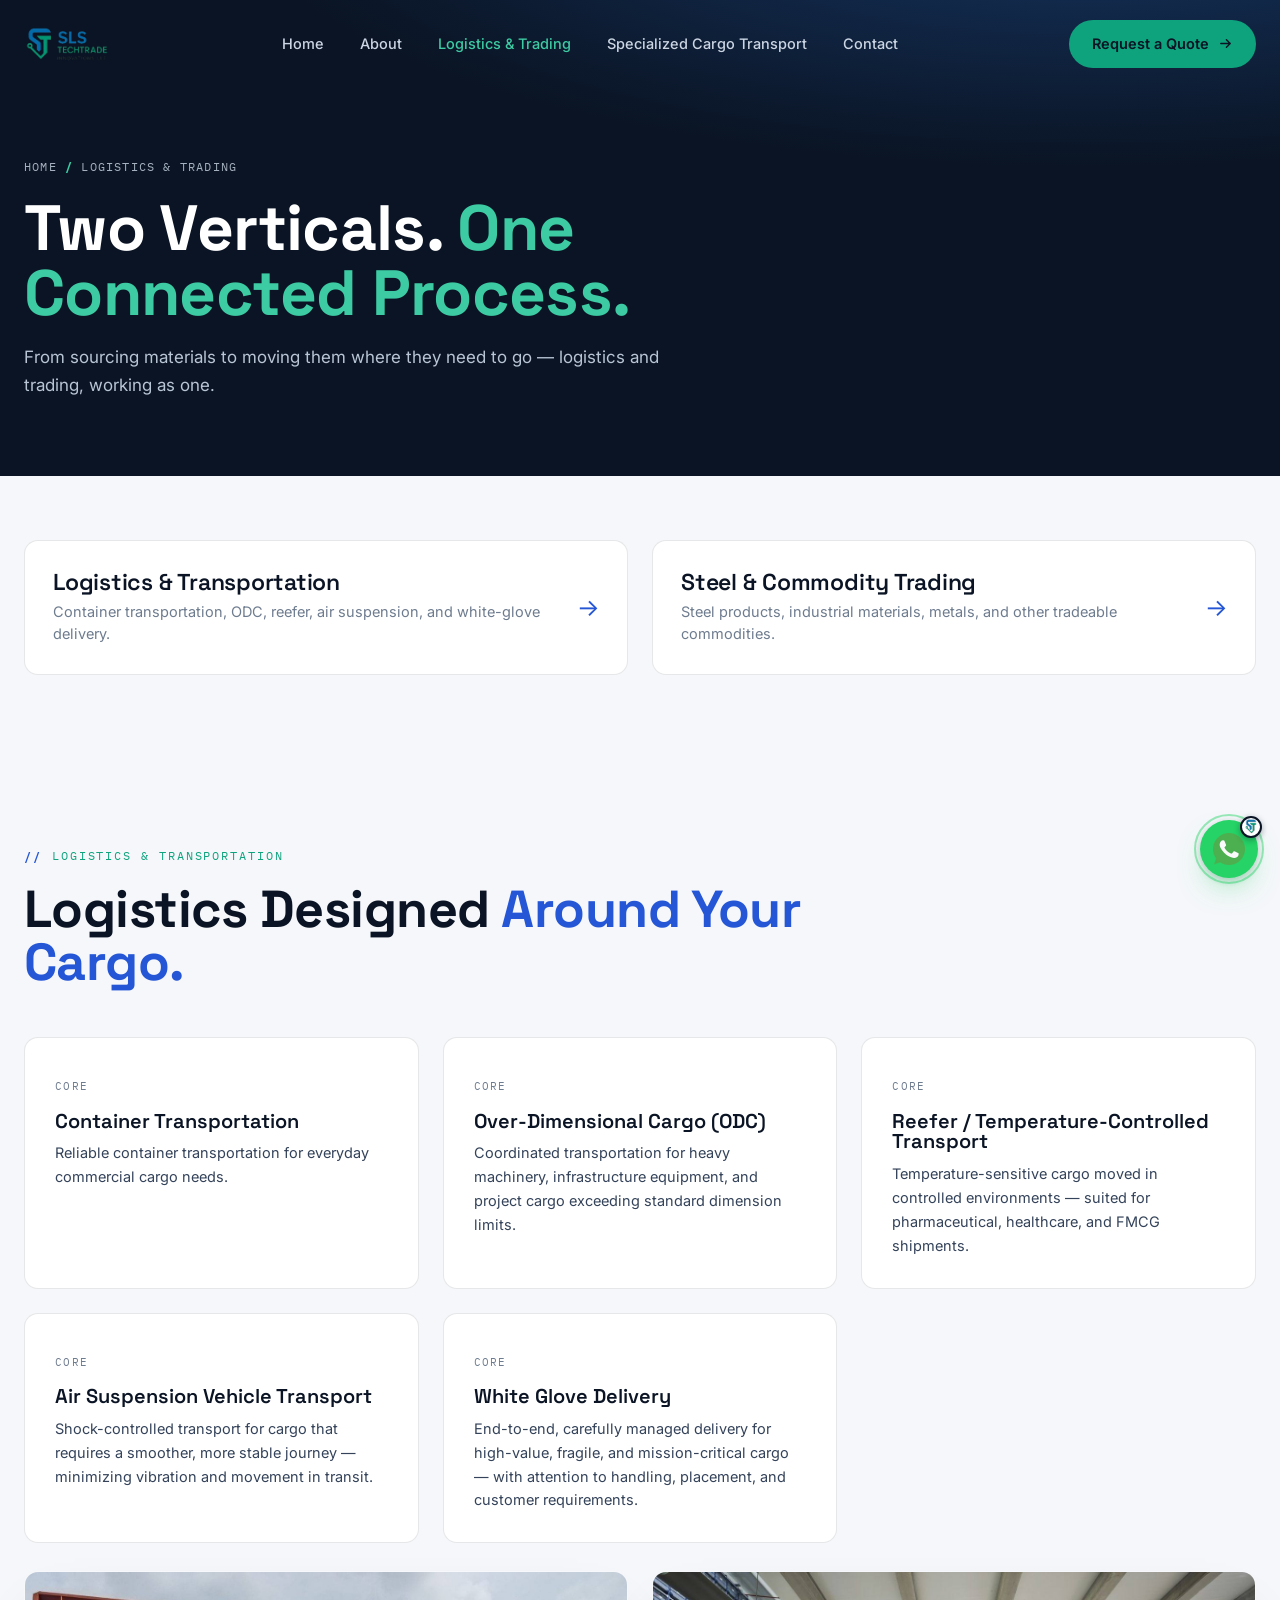
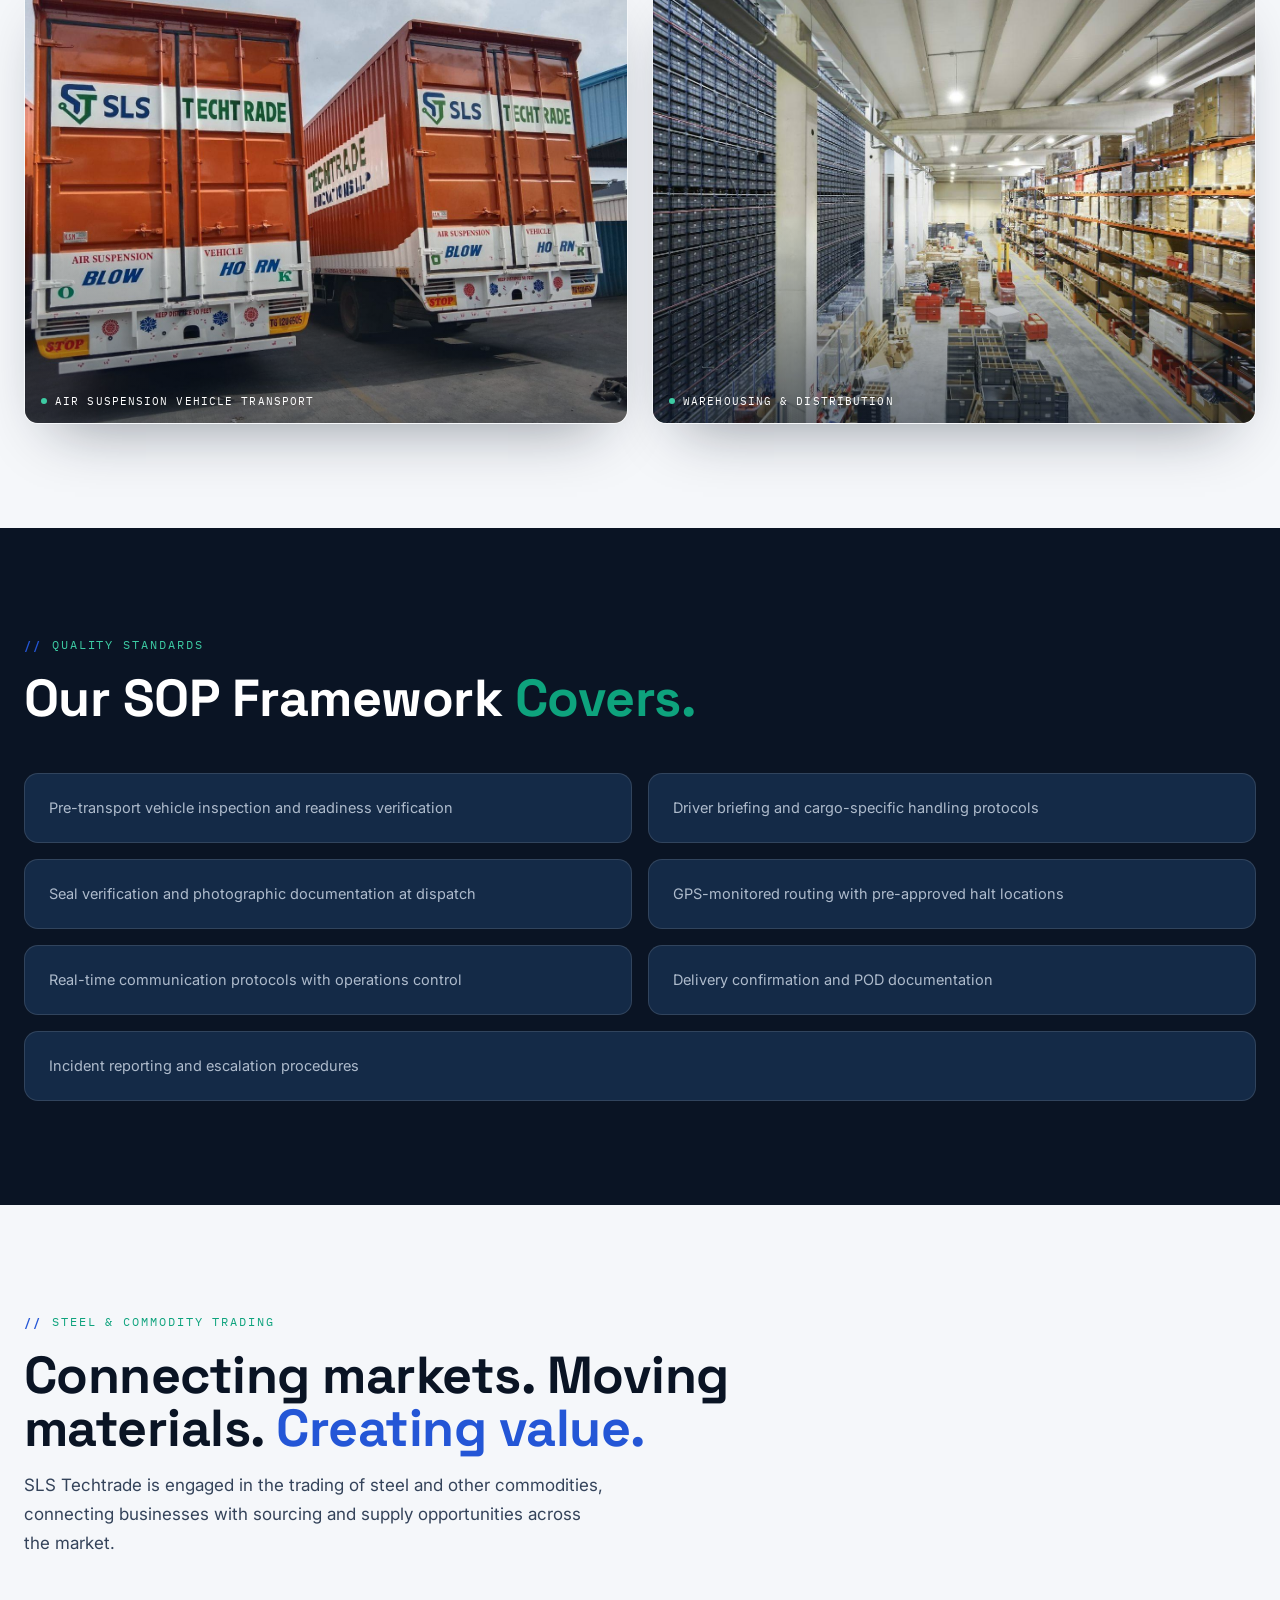
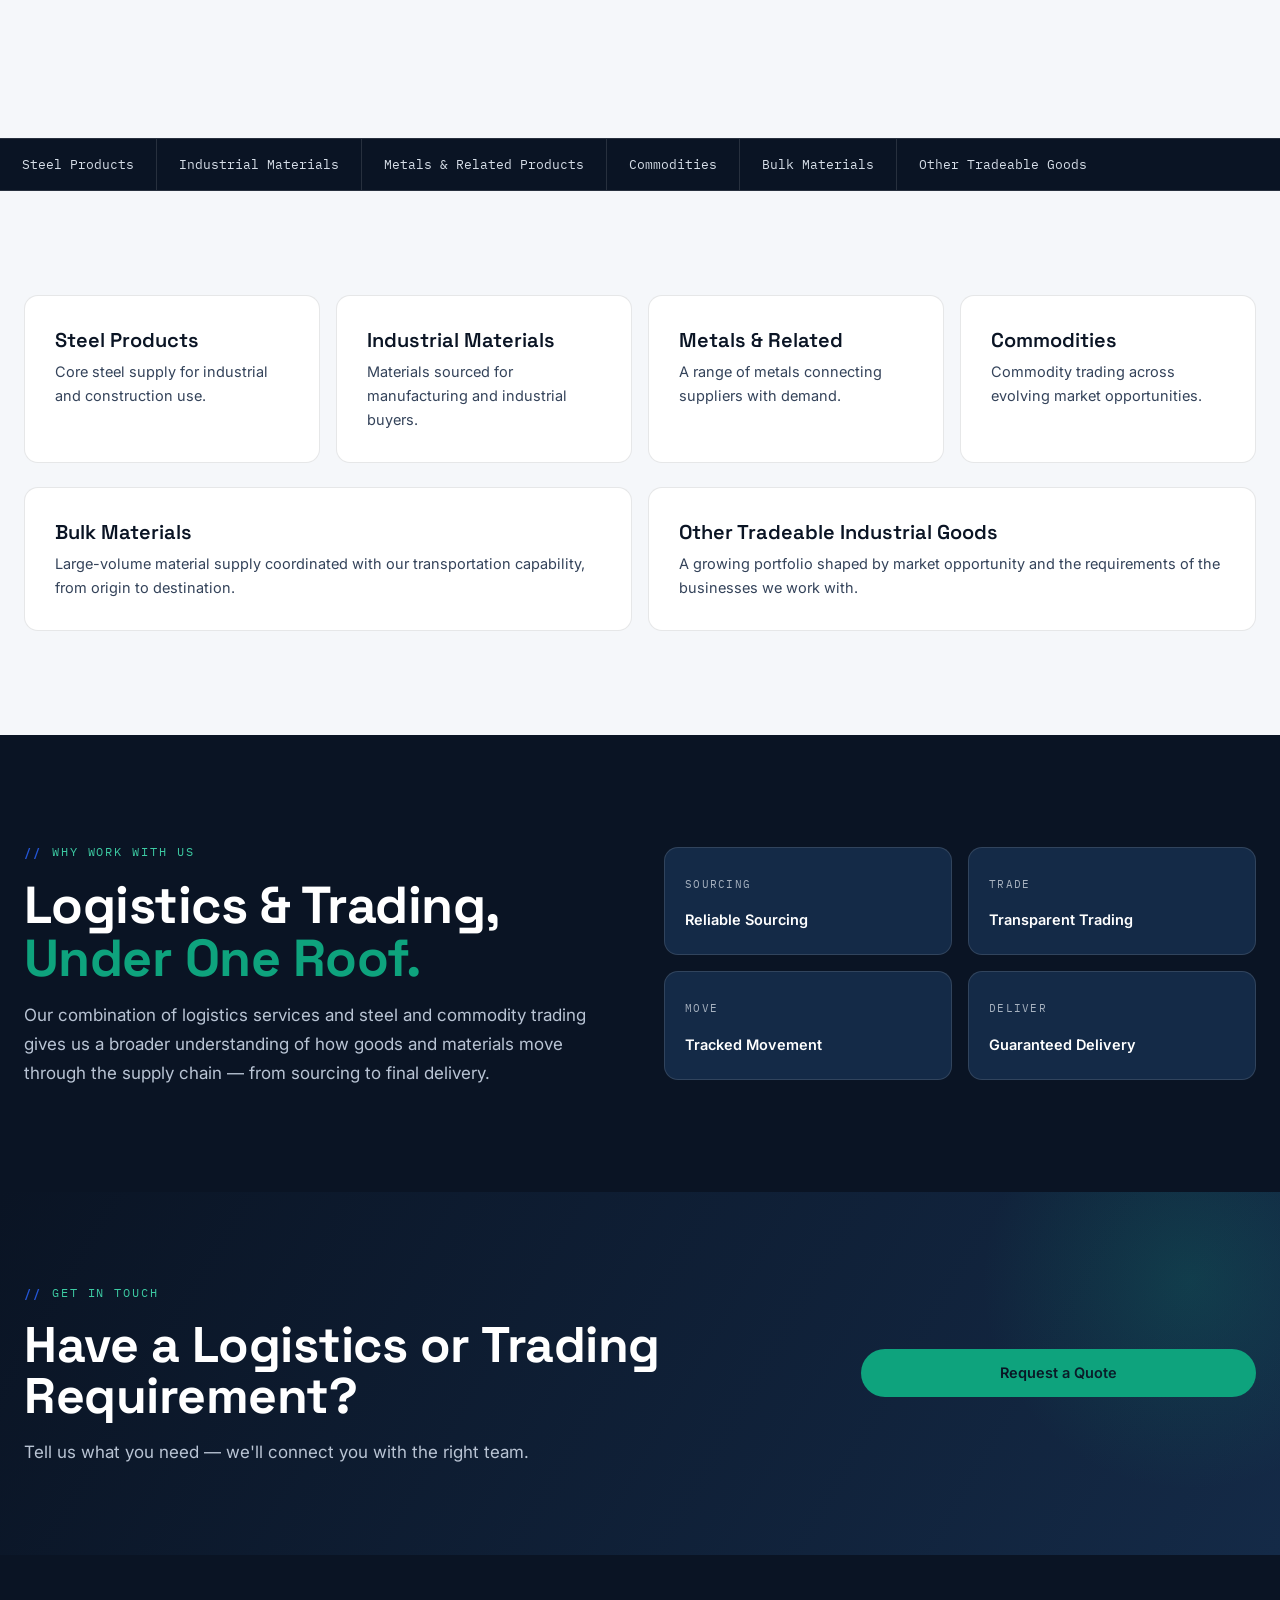
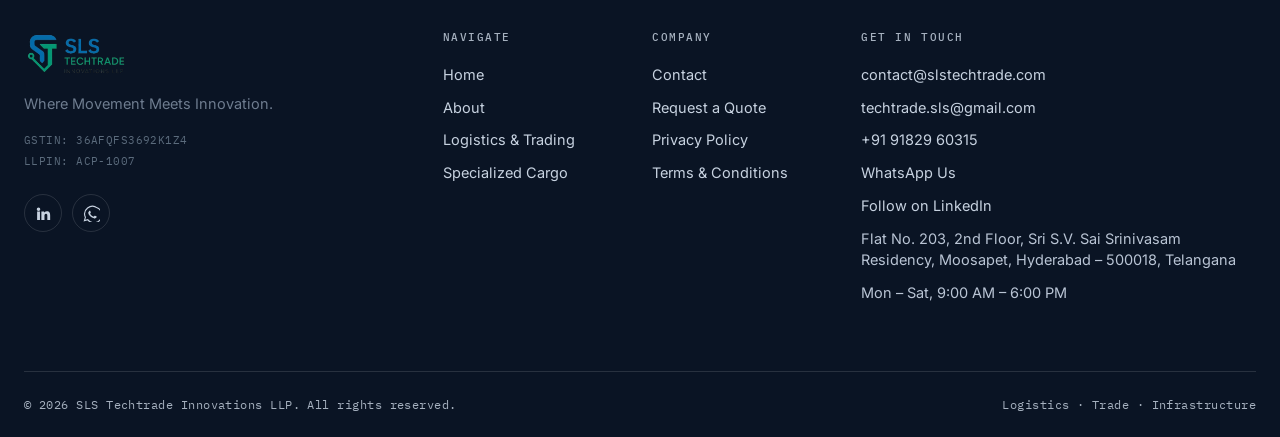
<file: logistics.html>
<!DOCTYPE html>
<html lang="en">
<head>
<meta charset="UTF-8">
<title>Logistics — SLS Techtrade Innovations LLP</title>
<meta http-equiv="refresh" content="0; url=logistics-trading.html#logistics">
<link rel="canonical" href="logistics-trading.html#logistics">
<meta name="robots" content="noindex,follow">
<style>body{font-family:Inter,sans-serif;background:#0E2036;color:#fff;display:flex;align-items:center;justify-content:center;height:100vh;margin:0;}</style>
</head>
<body>
<p>This page has moved. Redirecting to <a href="logistics-trading.html#logistics" style="color:#1CB56C;">logistics-trading.html#logistics</a>…</p>
<script>window.location.replace("logistics-trading.html#logistics");</script>
</body>
</html>
</file>
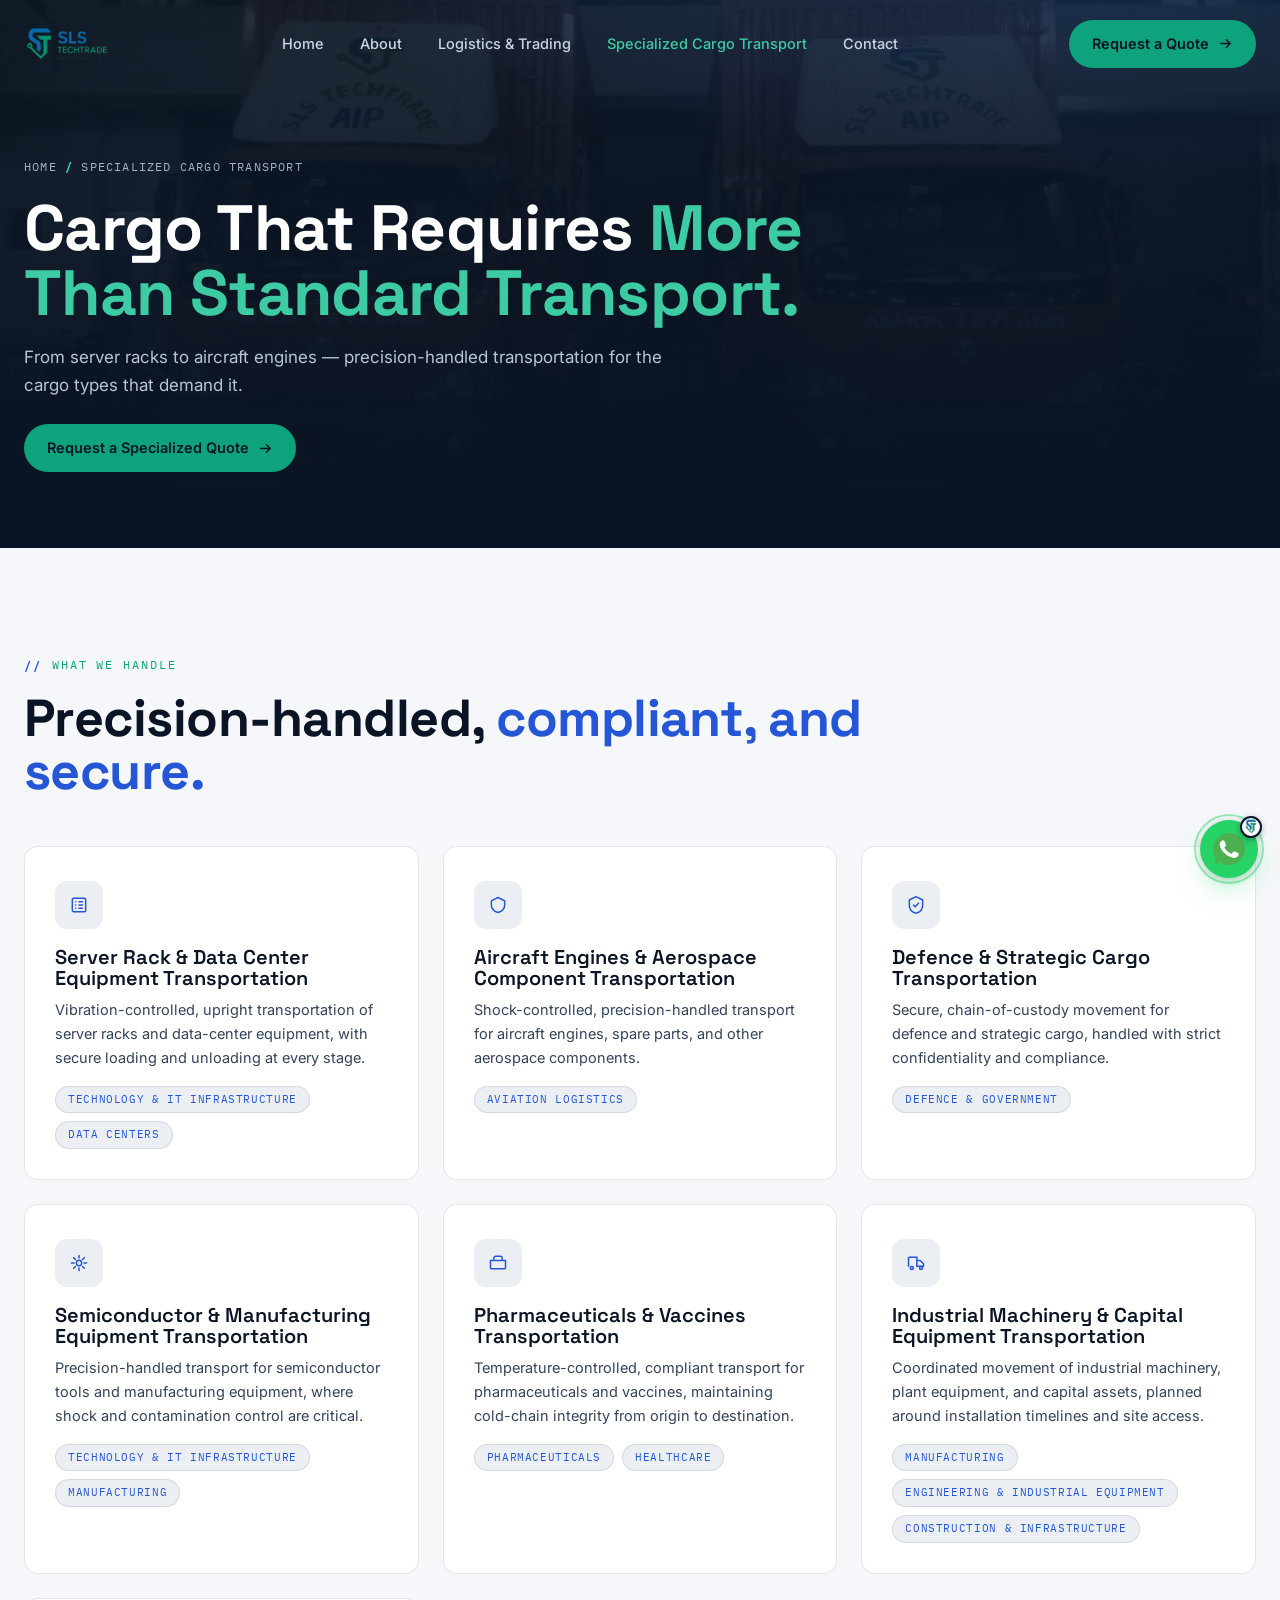
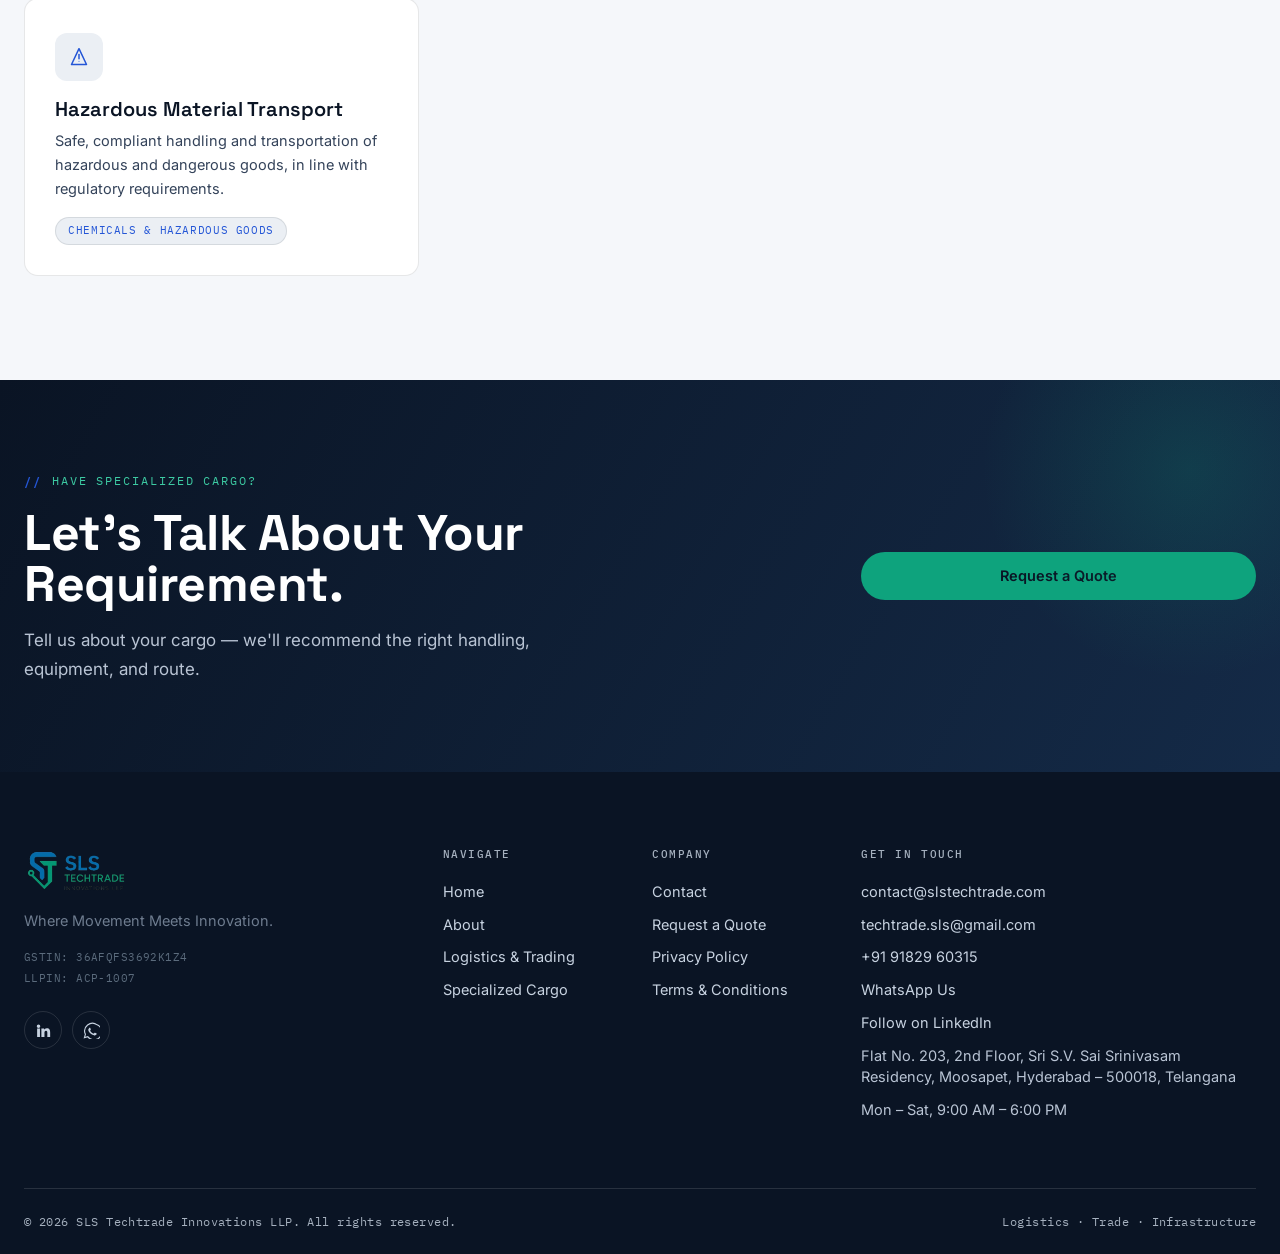
<file: specialized-cargo-transport.html>
<!DOCTYPE html>
<html lang="en">
<head>
<meta charset="UTF-8">
<meta name="viewport" content="width=device-width, initial-scale=1.0">
<title>Specialized Cargo Transport | Server Racks, Aerospace, Defence &amp; More</title>
<meta name="description" content="Specialized transportation for server racks, aircraft engines, semiconductors, pharmaceuticals, industrial machinery, defence cargo, and hazardous materials — precision-handled, compliant, and secure.">
<link rel="canonical" href="https://www.slstechtrade.com/specialized-cargo-transport.html">
<meta name="robots" content="index, follow">
<meta property="og:type" content="website">
<meta property="og:site_name" content="SLS Techtrade Innovations LLP">
<meta property="og:title" content="Specialized Cargo Transport | Server Racks, Aerospace, Defence &amp; More">
<meta property="og:description" content="Specialized transportation for server racks, aircraft engines, semiconductors, pharmaceuticals, industrial machinery, defence cargo, and hazardous materials — precision-handled, compliant, and secure.">
<meta property="og:url" content="https://www.slstechtrade.com/specialized-cargo-transport.html">
<meta property="og:image" content="https://www.slstechtrade.com/images/truck-fleet-day.jpg">
<meta property="og:locale" content="en_IN">
<meta name="twitter:card" content="summary_large_image">
<meta name="twitter:title" content="Specialized Cargo Transport | Server Racks, Aerospace, Defence &amp; More">
<meta name="twitter:description" content="Specialized transportation for server racks, aircraft engines, semiconductors, pharmaceuticals, industrial machinery, defence cargo, and hazardous materials — precision-handled, compliant, and secure.">
<meta name="twitter:image" content="https://www.slstechtrade.com/images/truck-fleet-day.jpg">
<link rel="preconnect" href="https://fonts.googleapis.com">
<link rel="preconnect" href="https://fonts.gstatic.com" crossorigin>
<link href="https://fonts.googleapis.com/css2?family=Space+Grotesk:wght@500;600;700&amp;family=Inter:wght@400;500;600;700&amp;family=IBM+Plex+Mono:wght@400;500;600&amp;display=swap" rel="stylesheet">
<link href="https://cdnjs.cloudflare.com/ajax/libs/bootstrap/5.3.3/css/bootstrap.min.css" rel="stylesheet">
<link rel="stylesheet" href="css/style.css">
<link rel="icon" type="image/png" sizes="32x32" href="images/favicon-32.png">
<link rel="icon" type="image/png" sizes="16x16" href="images/favicon-16.png">
<link rel="apple-touch-icon" sizes="180x180" href="images/favicon-180.png">
<script type="application/ld+json">
{
  "@context": "https://schema.org",
  "@type": "Organization",
  "@id": "https://www.slstechtrade.com/#organization",
  "name": "SLS Techtrade Innovations LLP",
  "url": "https://www.slstechtrade.com/",
  "logo": "https://www.slstechtrade.com/images/logo.png",
  "sameAs": ["https://www.linkedin.com/company/sls-techtrade-innovations-llp/"]
}
</script>
<script type="application/ld+json">
{"@context":"https://schema.org","@type":"BreadcrumbList","itemListElement":[{"@type":"ListItem","position":1,"name":"Home","item":"https://www.slstechtrade.com/"},{"@type":"ListItem","position":2,"name":"Specialized Cargo Transport","item":"https://www.slstechtrade.com/specialized-cargo-transport.html"}]}
</script>
</head>
<body>

<nav class="sls-nav" id="siteNav">
  <div class="container-x">
    <a href="index.html" class="brand">
      <img src="images/logo.png" alt="SLS Techtrade Innovations LLP" class="brand-logo-img">
    </a>
    <ul class="nav-links" id="navLinks">
      <li><a href="index.html">Home</a></li>
      <li><a href="about.html">About</a></li>
      <li><a href="logistics-trading.html">Logistics &amp; Trading</a></li>
      <li><a href="specialized-cargo-transport.html" class="active">Specialized Cargo Transport</a></li>
      <li><a href="contact.html">Contact</a></li>
      <li class="d-lg-none mt-3"><a href="contact.html" class="btn btn-primary btn-block">Request a Quote</a></li>
    </ul>
    <a href="contact.html" class="btn btn-primary nav-cta-desktop d-none d-lg-inline-flex">Request a Quote<svg viewBox="0 0 16 16" fill="none"><path d="M3 8h10M9 4l4 4-4 4" stroke="currentColor" stroke-width="1.6" stroke-linecap="round" stroke-linejoin="round"/></svg></a>
    <button class="nav-toggle" id="navToggle" aria-label="Menu"><span></span><span></span><span></span></button>
  </div>
</nav>

<header class="page-header">
  <div class="hero-photo-bg" style="background-image:url('images/truck-fleet-night.jpg');" aria-hidden="true"></div>
  <div class="container-x" style="position:relative; z-index:1;">
    <div class="crumb">Home <b>/</b> Specialized Cargo Transport</div>
    <h1>Cargo That Requires <span style="color:var(--logo-green-2);">More Than Standard Transport.</span></h1>
    <p class="lede on-dark mt-3" style="max-width:640px;">From server racks to aircraft engines — precision-handled transportation for the cargo types that demand it.</p>
    <a href="contact.html" class="btn btn-primary mt-4">Request a Specialized Quote<svg viewBox="0 0 16 16" fill="none"><path d="M3 8h10M9 4l4 4-4 4" stroke="currentColor" stroke-width="1.6" stroke-linecap="round" stroke-linejoin="round"/></svg></a>
  </div>
</header>

<section class="section">
  <div class="container-x">
    <div class="eyebrow">What We Handle</div>
    <h2 class="section-title mb-5">Precision-handled, <span class="accent">compliant, and secure.</span></h2>
    <div class="row g-4">

      <div class="col-md-6 col-lg-4 reveal">
        <div class="vcard">
          <div class="vcard-icon"><svg width="20" height="20" viewBox="0 0 24 24" fill="none"><rect x="4" y="4" width="16" height="16" rx="1.5" stroke="currentColor" stroke-width="1.8"/><path d="M8 8h.01M8 12h.01M8 16h.01M12 8h4M12 12h4M12 16h4" stroke="currentColor" stroke-width="1.8" stroke-linecap="round"/></svg></div>
          <h4>Server Rack &amp; Data Center Equipment Transportation</h4>
          <p>Vibration-controlled, upright transportation of server racks and data-center equipment, with secure loading and unloading at every stage.</p>
          <div class="industry-tags"><span class="industry-tag">Technology &amp; IT Infrastructure</span><span class="industry-tag">Data Centers</span></div>
        </div>
      </div>

      <div class="col-md-6 col-lg-4 reveal">
        <div class="vcard">
          <div class="vcard-icon"><svg width="20" height="20" viewBox="0 0 24 24" fill="none"><path d="M12 3l8 4v5c0 5-3.5 7.7-8 9-4.5-1.3-8-4-8-9V7l8-4z" stroke="currentColor" stroke-width="1.8" stroke-linejoin="round"/></svg></div>
          <h4>Aircraft Engines &amp; Aerospace Component Transportation</h4>
          <p>Shock-controlled, precision-handled transport for aircraft engines, spare parts, and other aerospace components.</p>
          <div class="industry-tags"><span class="industry-tag">Aviation Logistics</span></div>
        </div>
      </div>

      <div class="col-md-6 col-lg-4 reveal">
        <div class="vcard">
          <div class="vcard-icon"><svg width="20" height="20" viewBox="0 0 24 24" fill="none"><path d="M12 2l8 4v6c0 5.5-3.8 8.9-8 10-4.2-1.1-8-4.5-8-10V6l8-4z" stroke="currentColor" stroke-width="1.8" stroke-linejoin="round"/><path d="M9 12l2 2 4-4" stroke="currentColor" stroke-width="1.8" stroke-linecap="round" stroke-linejoin="round"/></svg></div>
          <h4>Defence &amp; Strategic Cargo Transportation</h4>
          <p>Secure, chain-of-custody movement for defence and strategic cargo, handled with strict confidentiality and compliance.</p>
          <div class="industry-tags"><span class="industry-tag">Defence &amp; Government</span></div>
        </div>
      </div>

      <div class="col-md-6 col-lg-4 reveal">
        <div class="vcard">
          <div class="vcard-icon"><svg width="20" height="20" viewBox="0 0 24 24" fill="none"><circle cx="12" cy="12" r="3.2" stroke="currentColor" stroke-width="1.8"/><path d="M12 3v3M12 18v3M3 12h3M18 12h3M5.6 5.6l2.1 2.1M16.3 16.3l2.1 2.1M5.6 18.4l2.1-2.1M16.3 7.7l2.1-2.1" stroke="currentColor" stroke-width="1.8" stroke-linecap="round"/></svg></div>
          <h4>Semiconductor &amp; Manufacturing Equipment Transportation</h4>
          <p>Precision-handled transport for semiconductor tools and manufacturing equipment, where shock and contamination control are critical.</p>
          <div class="industry-tags"><span class="industry-tag">Technology &amp; IT Infrastructure</span><span class="industry-tag">Manufacturing</span></div>
        </div>
      </div>

      <div class="col-md-6 col-lg-4 reveal">
        <div class="vcard">
          <div class="vcard-icon"><svg width="20" height="20" viewBox="0 0 24 24" fill="none"><path d="M3 9h18v9a1 1 0 0 1-1 1H4a1 1 0 0 1-1-1V9z" stroke="currentColor" stroke-width="1.8"/><path d="M7 9V6a2 2 0 0 1 2-2h6a2 2 0 0 1 2 2v3" stroke="currentColor" stroke-width="1.8"/></svg></div>
          <h4>Pharmaceuticals &amp; Vaccines Transportation</h4>
          <p>Temperature-controlled, compliant transport for pharmaceuticals and vaccines, maintaining cold-chain integrity from origin to destination.</p>
          <div class="industry-tags"><span class="industry-tag">Pharmaceuticals</span><span class="industry-tag">Healthcare</span></div>
        </div>
      </div>

      <div class="col-md-6 col-lg-4 reveal">
        <div class="vcard">
          <div class="vcard-icon"><svg width="20" height="20" viewBox="0 0 24 24" fill="none"><path d="M3 16V6a1 1 0 0 1 1-1h9v11" stroke="currentColor" stroke-width="1.8" stroke-linecap="round"/><path d="M13 9h4l4 4v3h-8" stroke="currentColor" stroke-width="1.8" stroke-linecap="round" stroke-linejoin="round"/><circle cx="7" cy="18" r="1.8" stroke="currentColor" stroke-width="1.8"/><circle cx="18" cy="18" r="1.8" stroke="currentColor" stroke-width="1.8"/></svg></div>
          <h4>Industrial Machinery &amp; Capital Equipment Transportation</h4>
          <p>Coordinated movement of industrial machinery, plant equipment, and capital assets, planned around installation timelines and site access.</p>
          <div class="industry-tags"><span class="industry-tag">Manufacturing</span><span class="industry-tag">Engineering &amp; Industrial Equipment</span><span class="industry-tag">Construction &amp; Infrastructure</span></div>
        </div>
      </div>

      <div class="col-md-6 col-lg-4 reveal">
        <div class="vcard">
          <div class="vcard-icon"><svg width="20" height="20" viewBox="0 0 24 24" fill="none"><path d="M12 2L3 21h18L12 2z" stroke="currentColor" stroke-width="1.8" stroke-linejoin="round"/><path d="M12 9v5" stroke="currentColor" stroke-width="1.8" stroke-linecap="round"/><circle cx="12" cy="17" r="0.6" fill="currentColor"/></svg></div>
          <h4>Hazardous Material Transport</h4>
          <p>Safe, compliant handling and transportation of hazardous and dangerous goods, in line with regulatory requirements.</p>
          <div class="industry-tags"><span class="industry-tag">Chemicals &amp; Hazardous Goods</span></div>
        </div>
      </div>

    </div>
  </div>
</section>

<section class="cta-band">
  <div class="container-x">
    <div class="row align-items-center g-4">
      <div class="col-lg-8 reveal">
        <div class="eyebrow on-dark">Have Specialized Cargo?</div>
        <h2>Let's Talk About Your Requirement.</h2>
        <p class="lede on-dark mt-3">Tell us about your cargo — we'll recommend the right handling, equipment, and route.</p>
      </div>
      <div class="col-lg-4 reveal d-flex flex-column gap-3">
        <a href="contact.html" class="btn btn-primary btn-block">Request a Quote</a>
      </div>
    </div>
  </div>
</section>

<footer class="sls-footer">
  <div class="container-x">
    <div class="row g-4">
      <div class="col-lg-4">
        <div class="brand mb-3">
          <img src="images/logo.png" alt="SLS Techtrade Innovations LLP" class="brand-logo-img">
        </div>
        <p class="text-muted-2" style="max-width:320px;">Where Movement Meets Innovation.</p>
        <div class="mt-3" style="font-family:var(--font-mono); font-size:11px; letter-spacing:.04em; color:#5B6B7C; line-height:1.9;">GSTIN: 36AFQFS3692K1Z4<br>LLPIN: ACP-1007</div>
        <div class="social-row">
          <a class="social-icon" href="https://www.linkedin.com/company/sls-techtrade-innovations-llp/" target="_blank" rel="noopener" aria-label="LinkedIn"><svg width="17" height="17" viewBox="0 0 24 24" fill="none"><path d="M4.98 3.5a2.5 2.5 0 1 1 0 5 2.5 2.5 0 0 1 0-5zM3 9h4v12H3zM9 9h3.8v1.7h.05c.53-1 1.83-2.05 3.77-2.05 4.03 0 4.78 2.65 4.78 6.1V21h-4v-5.6c0-1.34-.02-3.06-1.87-3.06-1.87 0-2.16 1.46-2.16 2.96V21H9z" fill="currentColor"/></svg></a>
          <a class="social-icon" href="https://wa.me/919182960315" target="_blank" rel="noopener" aria-label="WhatsApp"><svg width="17" height="17" viewBox="0 0 24 24" fill="none"><path d="M20 4A11 11 0 0 0 3.4 17.4L2 22l4.7-1.4A11 11 0 1 0 20 4z" stroke="currentColor" stroke-width="1.6" fill="none"/><path d="M8.5 8.7c.2-.5.4-.5.7-.5h.5c.2 0 .4 0 .6.4.2.5.7 1.7.7 1.9.1.1.1.3 0 .4-.1.2-.2.3-.3.4-.1.2-.3.3-.4.5-.1.2-.3.3-.1.6.2.3.9 1.4 1.9 2.3 1.3 1.1 2.3 1.5 2.7 1.7.3.1.5.1.6-.1l.9-1c.2-.3.4-.2.7-.1l1.7.8c.2.1.4.2.5.3.1.2.1.9-.2 1.4-.4.6-1.6 1.2-2.1 1.2-.6.1-1.1.1-3.5-.9-2.9-1.2-4.8-4.1-4.9-4.3-.1-.2-1-1.3-1-2.5s.6-1.8.8-2z" fill="currentColor"/></svg></a>
        </div>
      </div>
      <div class="col-6 col-lg-2">
        <h6>Navigate</h6>
        <ul><li><a href="index.html">Home</a></li><li><a href="about.html">About</a></li><li><a href="logistics-trading.html">Logistics &amp; Trading</a></li><li><a href="specialized-cargo-transport.html">Specialized Cargo</a></li></ul>
      </div>
      <div class="col-6 col-lg-2">
        <h6>Company</h6>
        <ul><li><a href="contact.html">Contact</a></li><li><a href="contact.html">Request a Quote</a></li><li><a href="#">Privacy Policy</a></li><li><a href="#">Terms &amp; Conditions</a></li></ul>
      </div>
      <div class="col-lg-4">
        <h6>Get In Touch</h6>
        <ul>
          <li><a href="mailto:contact@slstechtrade.com">contact@slstechtrade.com</a></li>
          <li><a href="mailto:techtrade.sls@gmail.com">techtrade.sls@gmail.com</a></li>
          <li><a href="tel:+919182960315">+91 91829 60315</a></li>
          <li><a href="https://wa.me/919182960315" target="_blank" rel="noopener">WhatsApp Us</a></li>
          <li><a href="https://www.linkedin.com/company/sls-techtrade-innovations-llp/" target="_blank" rel="noopener">Follow on LinkedIn</a></li>
          <li><span>Flat No. 203, 2nd Floor, Sri S.V. Sai Srinivasam Residency, Moosapet, Hyderabad – 500018, Telangana</span></li>
          <li><span>Mon – Sat, 9:00 AM – 6:00 PM</span></li>
        </ul>
      </div>
    </div>
    <div class="footer-bottom"><span>© 2026 SLS Techtrade Innovations LLP. All rights reserved.</span><span>Logistics · Trade · Infrastructure</span></div>
  </div>
</footer>

<script src="https://cdnjs.cloudflare.com/ajax/libs/bootstrap/5.3.3/js/bootstrap.bundle.min.js"></script>
<script src="js/main.js"></script>

<a href="https://wa.me/919182960315?text=Hi%20SLS%20Techtrade%2C%20I%27d%20like%20to%20enquire%20about%20a%20shipment." target="_blank" rel="noopener" class="wa-float" aria-label="Chat with us on WhatsApp">
  <span class="wa-ring" aria-hidden="true"></span>
  <span class="wa-tooltip">Chat on WhatsApp</span>
  <img src="images/whatsapp-icon.png" alt="" class="wa-icon">
  <span class="wa-badge"><img src="images/favicon-48.png" alt=""></span>
</a>
</body>
</html>
</file>
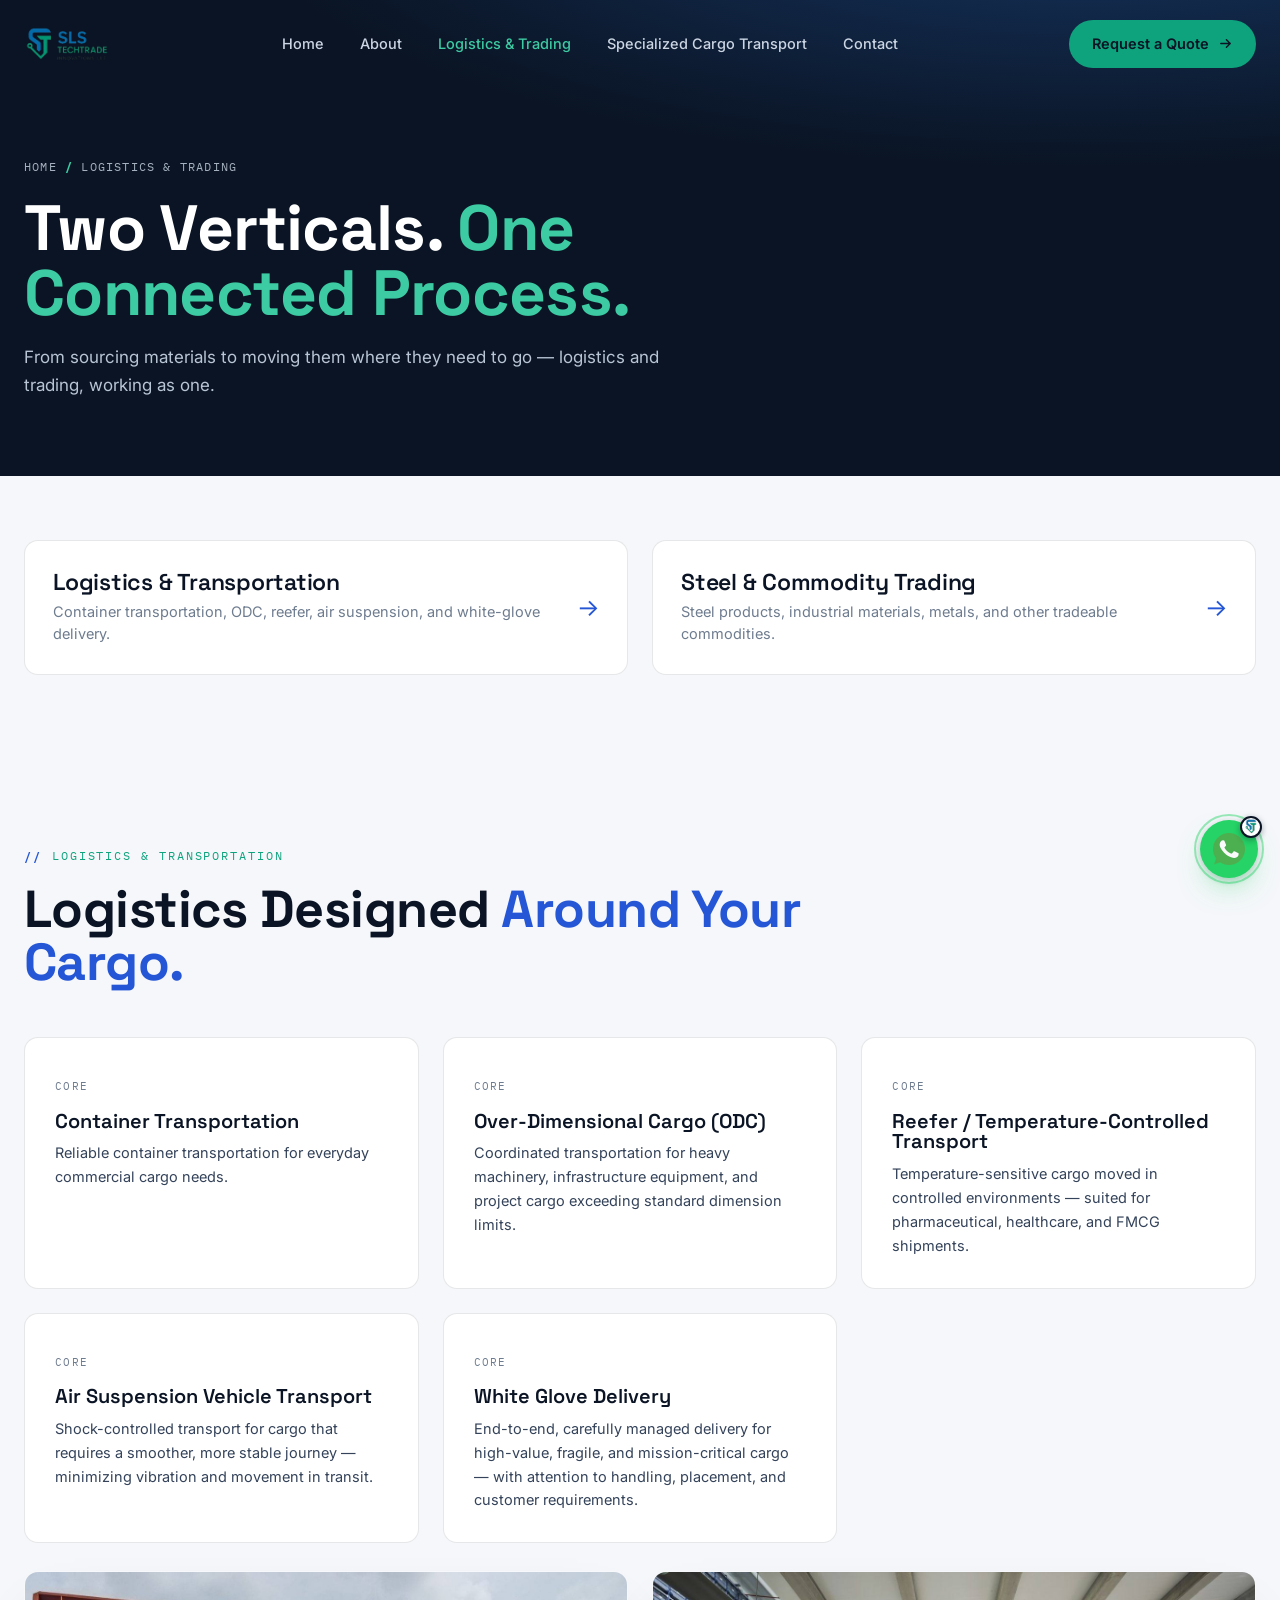
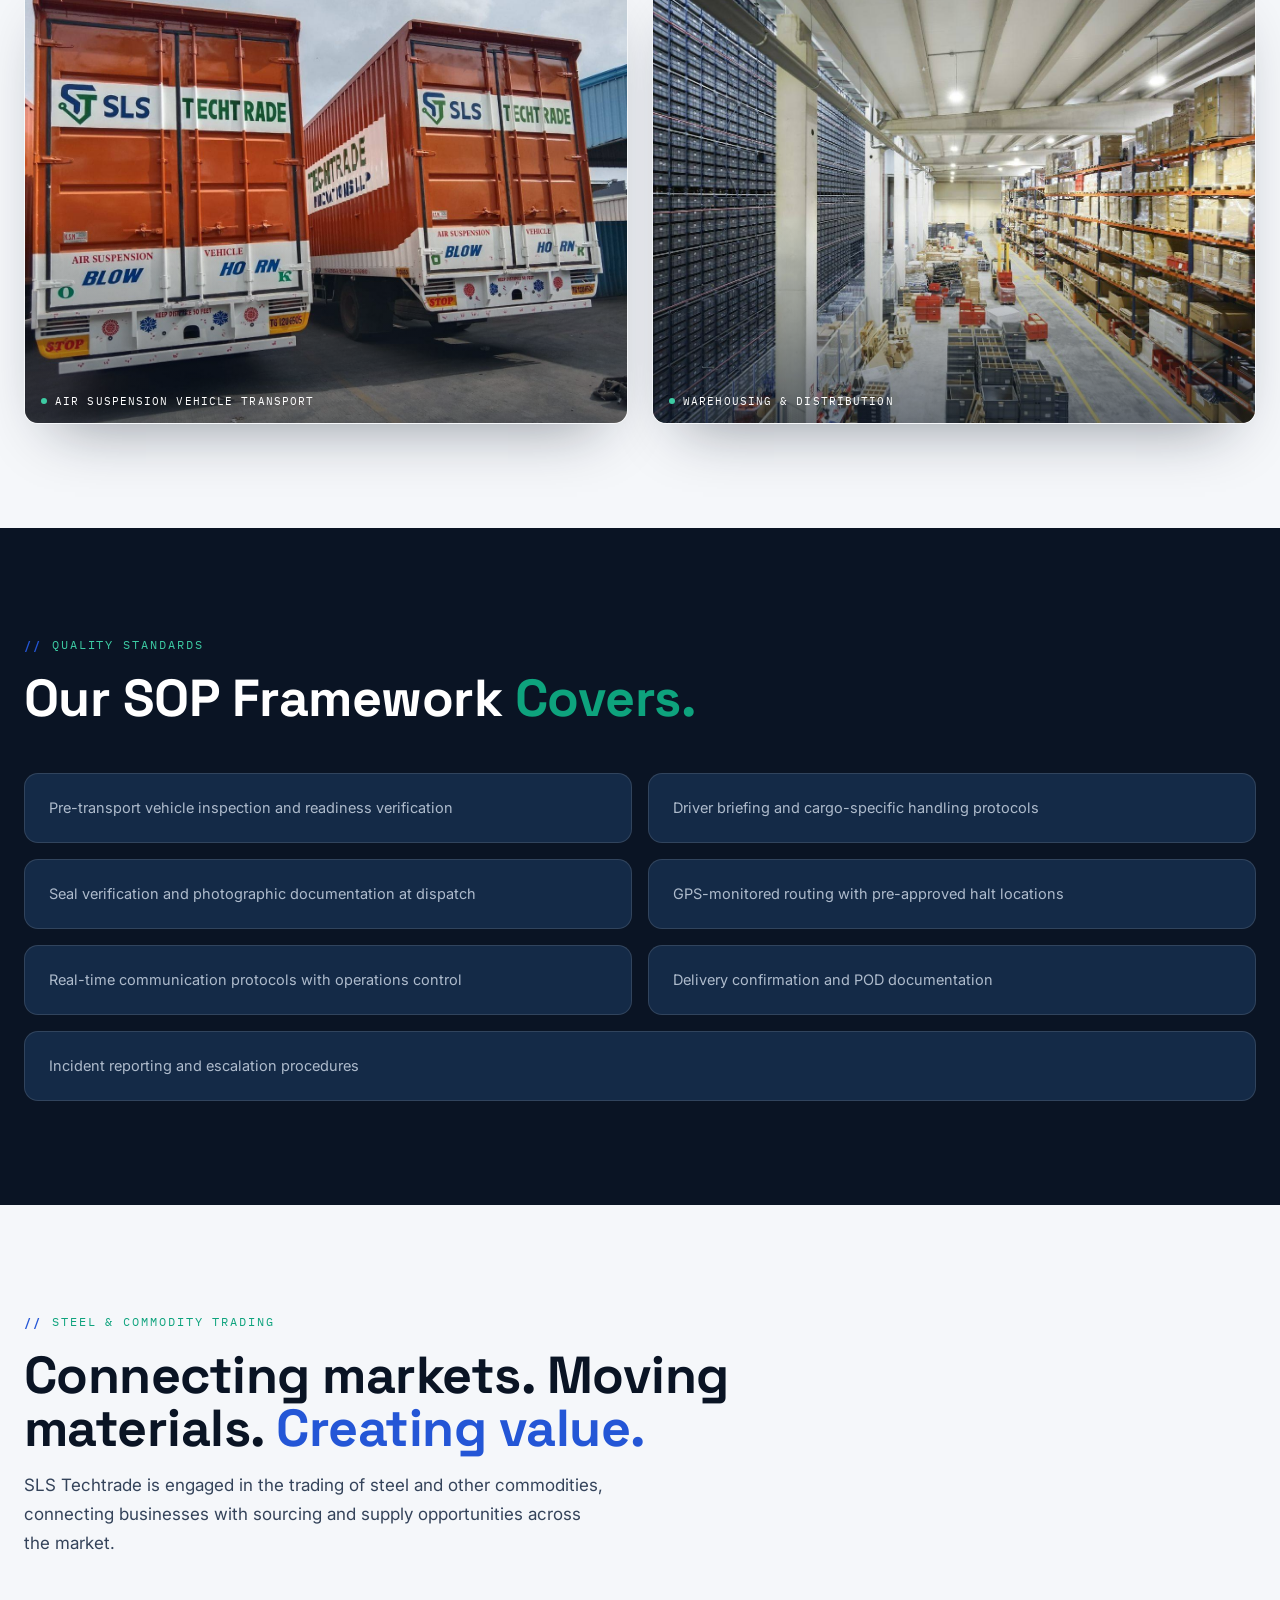
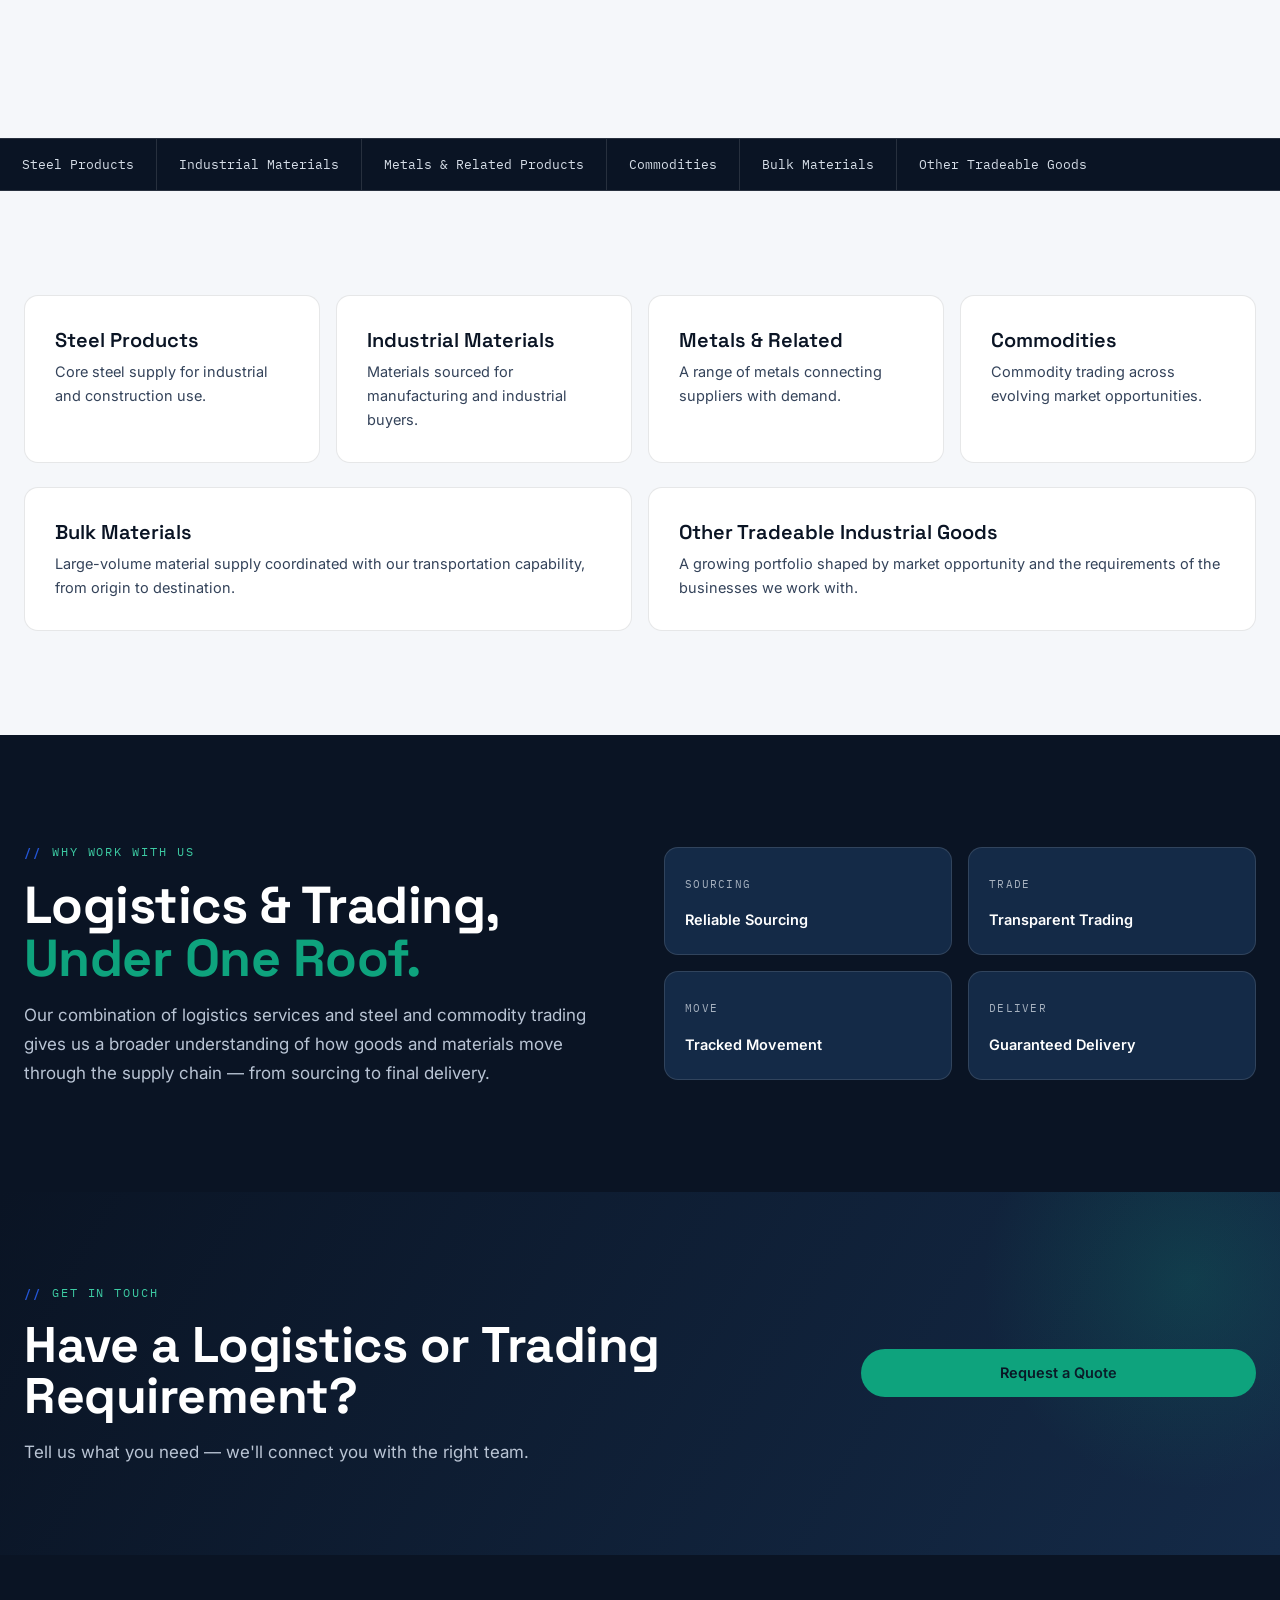
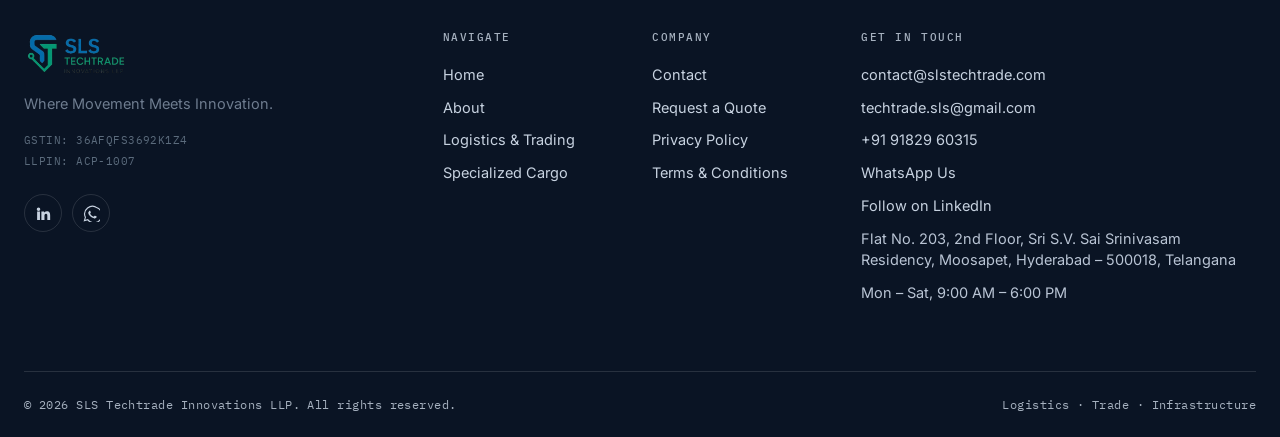
<file: trading.html>
<!DOCTYPE html>
<html lang="en">
<head>
<meta charset="UTF-8">
<title>Trading — SLS Techtrade Innovations LLP</title>
<meta http-equiv="refresh" content="0; url=logistics-trading.html#trading">
<link rel="canonical" href="logistics-trading.html#trading">
<meta name="robots" content="noindex,follow">
<style>body{font-family:Inter,sans-serif;background:#0E2036;color:#fff;display:flex;align-items:center;justify-content:center;height:100vh;margin:0;}</style>
</head>
<body>
<p>This page has moved. Redirecting to <a href="logistics-trading.html#trading" style="color:#1CB56C;">logistics-trading.html#trading</a>…</p>
<script>window.location.replace("logistics-trading.html#trading");</script>
</body>
</html>
</file>
<file: css/style.css>
/* ==========================================================================
   SLS TECHTRADE INNOVATIONS LLP — Design System v2
   Palette: Ink Navy / Royal Blue / Logo Blue / Logo Green
   Type: Space Grotesk (display) + Inter (body) + IBM Plex Mono (data/ledger)
   ========================================================================== */

:root{
  --ink:        #0A1424;
  --navy:       #0F2038;
  --navy-2:     #142A47;
  --royal:      #2456D6;
  --royal-2:    #3568F0;
  --cyan:       #00C2D6;
  --cyan-2:     #4FE0EE;
  --logo-blue:  #0B6EAA;
  --logo-green: #0EA37D;
  --logo-green-2: #3DCBA3;
  --paper:      #F5F7FA;
  --paper-2:    #EBEFF4;
  --white:      #FFFFFF;
  --steel:      #6E7C8F;
  --steel-2:    #A6B1BF;
  --ink-soft:   #34435A;
  --line:       rgba(10,20,36,0.10);
  --line-dark:  rgba(255,255,255,0.12);

  --font-display: "Space Grotesk", sans-serif;
  --font-body:    "Inter", sans-serif;
  --font-mono:    "IBM Plex Mono", monospace;

  --radius: 14px;
  --radius-sm: 8px;
  --ease: cubic-bezier(.22,.68,0,1);
}

*{ box-sizing:border-box; }
html{ scroll-behavior:smooth; }
body{
  font-family:var(--font-body);
  color:var(--ink);
  background:var(--paper);
  -webkit-font-smoothing:antialiased;
  overflow-x:hidden;
}
::selection{ background:var(--logo-green); color:var(--ink); }
a{ text-decoration:none; color:inherit; }
img{ max-width:100%; display:block; }

.container-x{ width:100%; max-width:1280px; margin:0 auto; padding:0 24px; }

/* ---------- typography ---------- */
h1,h2,h3,h4,.font-display{
  font-family:var(--font-display);
  font-weight:700;
  letter-spacing:-0.01em;
  line-height:1.02;
  margin:0;
  color:var(--ink);
}
p{ margin:0; }

.eyebrow{
  font-family:var(--font-mono);
  font-size:12px;
  letter-spacing:0.16em;
  text-transform:uppercase;
  display:inline-flex;
  align-items:center;
  gap:10px;
  color:var(--logo-green);
  margin-bottom:18px;
}
.eyebrow::before{ content:"//"; color:var(--royal); font-weight:600; }
.eyebrow.on-dark{ color:var(--logo-green-2); }

.section-title{
  font-size:clamp(30px,4.4vw,52px);
  max-width:840px;
}
.section-title .accent{ color:var(--royal); }
.section-title .accent-cyan{ color:var(--logo-green); }
.on-dark .section-title, .section-title.on-dark{ color:#fff; }

.lede{ font-size:17px; line-height:1.7; color:var(--ink-soft); max-width:580px; }
.lede.on-dark{ color:#B9C4D4; }

.section{ padding:104px 0; position:relative; }
.section.tight{ padding:64px 0; }
.section.dark{ background:var(--ink); color:#fff; }
.section.navy{ background:var(--navy); color:#fff; }

/* ==========================================================================
   NAVBAR
   ========================================================================== */
.sls-nav{
  position:fixed; top:0; left:0; right:0; z-index:1000;
  padding:20px 0;
  transition:padding .3s var(--ease), background .3s var(--ease), box-shadow .3s var(--ease);
}
.sls-nav.scrolled{
  background:rgba(10,20,36,0.86);
  backdrop-filter:blur(14px);
  -webkit-backdrop-filter:blur(14px);
  box-shadow:0 1px 0 var(--line-dark);
  padding:12px 0;
}
.sls-nav .container-x{ display:flex; align-items:center; justify-content:space-between; }

.brand{ display:flex; align-items:center; gap:12px; }
.brand-logo-img{
  height:38px; width:auto; display:block;
  transition:height .3s var(--ease);
}
.sls-nav.scrolled .brand-logo-img{ height:32px; }
footer.sls-footer .brand-logo-img{ height:46px; }


.nav-links{ display:flex; align-items:center; gap:4px; list-style:none; margin:0; padding:0; }
.nav-links li a{
  display:block; padding:10px 16px; font-size:14.5px; font-weight:500;
  color:#CBD5E3; border-radius:100px; transition:color .2s, background .2s;
}
.nav-links li a:hover{ color:#fff; background:rgba(255,255,255,0.08); }
.nav-links li a.active{ color:var(--logo-green-2); }

.btn{
  font-family:var(--font-body); font-weight:600; font-size:14.5px;
  padding:12px 22px; border-radius:100px; display:inline-flex; align-items:center; gap:9px;
  transition:transform .2s var(--ease), box-shadow .2s var(--ease), background .2s, color .2s, border-color .2s;
  white-space:nowrap; border:1px solid transparent; cursor:pointer;
}
.btn-primary{ background:var(--logo-green); color:var(--ink); }
.btn-primary:hover{ transform:translateY(-2px); box-shadow:0 14px 28px -12px rgba(14,163,125,0.55); }
.btn-outline-light{ border-color:rgba(255,255,255,0.28); color:#fff; }
.btn-outline-light:hover{ border-color:#fff; background:rgba(255,255,255,0.07); }
.btn-outline-dark{ border-color:var(--line); color:var(--ink); }
.btn-outline-dark:hover{ border-color:var(--royal); color:var(--royal); }
.btn-block{ width:100%; justify-content:center; }
.btn svg{ width:15px; height:15px; transition:transform .2s var(--ease); }
.btn:hover svg{ transform:translateX(3px); }

.nav-toggle{
  display:none; width:40px; height:40px; border:1px solid var(--line-dark);
  border-radius:100px; background:transparent; position:relative; cursor:pointer;
  z-index:1002;
}
.nav-toggle span{
  position:absolute; left:11px; right:11px; height:1.5px; background:#fff; transition:all .25s var(--ease);
}
.nav-toggle span:nth-child(1){ top:14px; }
.nav-toggle span:nth-child(2){ top:19.5px; }
.nav-toggle span:nth-child(3){ top:25px; }
.nav-toggle.open span:nth-child(1){ transform:translateY(5.5px) rotate(45deg); }
.nav-toggle.open span:nth-child(2){ opacity:0; }
.nav-toggle.open span:nth-child(3){ transform:translateY(-5.5px) rotate(-45deg); }

/* ==========================================================================
   HERO
   ========================================================================== */
.hero{
  background:radial-gradient(ellipse 120% 90% at 18% -10%, #163561 0%, var(--ink) 55%), var(--ink);
  color:#fff; padding:176px 0 0; position:relative; overflow:hidden;
}
.hero-glow{
  position:absolute; top:-220px; right:-180px; width:640px; height:640px; border-radius:50%;
  background:radial-gradient(circle, rgba(14,163,125,0.22) 0%, rgba(14,163,125,0) 70%);
  pointer-events:none; z-index:0;
}
.hero-grid{
  position:absolute; inset:0; z-index:0; opacity:.35; pointer-events:none;
  background-image:
    linear-gradient(rgba(255,255,255,0.05) 1px, transparent 1px),
    linear-gradient(90deg, rgba(255,255,255,0.05) 1px, transparent 1px);
  background-size:64px 64px;
  mask-image:linear-gradient(to bottom, black, transparent 85%);
}
.hero-inner{ position:relative; z-index:2; }

.hero-kicker{
  font-family:var(--font-mono); font-size:12.5px; letter-spacing:0.16em; text-transform:uppercase;
  color:var(--logo-green-2); display:inline-flex; align-items:center; gap:10px; margin-bottom:26px;
  border:1px solid rgba(14,163,125,0.35); padding:8px 16px; border-radius:100px;
  background:rgba(14,163,125,0.06);
}
.hero-kicker .dot{ width:6px; height:6px; border-radius:50%; background:var(--logo-green-2); animation:pulse 2.2s infinite; }
@keyframes pulse{ 0%,100%{ box-shadow:0 0 0 0 rgba(61,203,163,0.5);} 50%{ box-shadow:0 0 0 6px rgba(61,203,163,0);} }

.hero h1{ font-size:clamp(40px,6.4vw,80px); color:#fff; max-width:960px; }
.hero h1 .l2{ display:block; background:linear-gradient(90deg,var(--logo-green-2),var(--royal-2)); -webkit-background-clip:text; background-clip:text; color:transparent; }

.hero-sub{ font-size:18px; line-height:1.7; color:#AEBBCC; max-width:560px; margin-top:26px; }
.hero-cta{ display:flex; gap:14px; margin-top:38px; flex-wrap:wrap; }

/* ---- Capability strip (static, replaces old scrolling ticker) ---- */
.cap-strip{
  margin-top:76px; border-top:1px solid var(--line-dark); border-bottom:1px solid var(--line-dark);
  position:relative; z-index:2;
}
.cap-strip-inner{
  display:flex; flex-wrap:wrap; align-items:center; gap:0;
  font-family:var(--font-mono); font-size:12.5px; color:#D6DEE8;
}
.cap-item{
  padding:16px 22px; border-right:1px solid var(--line-dark); white-space:nowrap;
}
.cap-item:last-child{ border-right:0; }
.cap-item b{ color:var(--logo-green-2); font-weight:600; margin-right:6px; }
@media (max-width:767px){
  .cap-strip-inner{ font-size:11.5px; }
  .cap-item{ padding:13px 16px; flex:1 1 50%; border-bottom:1px solid var(--line-dark); }
}

/* ==========================================================================
   GLASS STAT CARDS (hero floaters, optional)
   ========================================================================== */
.glass-card{
  background:rgba(255,255,255,0.06);
  border:1px solid rgba(255,255,255,0.12);
  backdrop-filter:blur(16px); -webkit-backdrop-filter:blur(16px);
  border-radius:var(--radius);
}

/* ==========================================================================
   VERTICAL / CAPABILITY CARDS
   ========================================================================== */
.vcard{
  position:relative; background:#fff; border:1px solid var(--line); border-radius:var(--radius);
  padding:34px 30px 30px; height:100%; overflow:hidden;
  transition:transform .3s var(--ease), box-shadow .3s var(--ease), border-color .3s var(--ease);
}
.vcard:hover{ transform:translateY(-6px); box-shadow:0 30px 50px -28px rgba(10,20,36,0.28); border-color:var(--royal); }
.vcard .vcard-tag{
  font-family:var(--font-mono); font-size:10.5px; letter-spacing:0.12em; text-transform:uppercase;
  color:var(--steel); margin-bottom:16px; display:inline-block;
}
.vcard .vcard-icon{
  width:48px; height:48px; border-radius:12px; display:flex; align-items:center; justify-content:center;
  background:var(--paper-2); color:var(--royal); margin-bottom:18px;
}
.vcard h4{ font-size:20px; font-weight:600; letter-spacing:0; margin-bottom:10px; }
.vcard p{ font-size:14.5px; line-height:1.65; color:var(--ink-soft); }
.vcard .vcard-link{
  margin-top:18px; display:inline-flex; align-items:center; gap:8px;
  font-family:var(--font-mono); font-size:12px; letter-spacing:0.06em; text-transform:uppercase;
  color:var(--royal); font-weight:600;
}
.vcard.on-dark{ background:var(--navy-2); border-color:var(--line-dark); }
.vcard.on-dark:hover{ border-color:var(--logo-green); }
.vcard.on-dark .vcard-icon{ background:rgba(255,255,255,0.06); color:var(--logo-green-2); }
.vcard.on-dark h4{ color:#fff; }
.vcard.on-dark p{ color:#AEBBCC; }
.vcard.on-dark .vcard-tag{ color:var(--steel-2); }

.industry-tags{ display:flex; flex-wrap:wrap; gap:8px; margin-top:16px; }
.industry-tag{
  font-family:var(--font-mono); font-size:10.5px; letter-spacing:0.06em; text-transform:uppercase;
  color:var(--royal); border:1px solid var(--line); border-radius:100px; padding:5px 12px; background:var(--paper-2);
}

/* ==========================================================================
   STATS
   ========================================================================== */
.stat-grid{ display:grid; grid-template-columns:repeat(4,1fr); gap:0; border:1px solid var(--line-dark); border-radius:var(--radius); overflow:hidden; }
.stat-cell{ padding:30px 26px; border-left:1px solid var(--line-dark); }
.stat-cell:first-child{ border-left:0; }
.stat-cell .lbl{ font-family:var(--font-display); font-size:19px; color:var(--logo-green-2); margin-bottom:8px; }
.stat-cell p{ font-size:13.5px; color:#AEBBCC; line-height:1.55; }

/* ==========================================================================
   PROCESS — connected timeline (order genuinely matters: call -> delivery)
   ========================================================================== */
.process-rail{ position:relative; }
.process-rail::before{
  content:""; position:absolute; left:23px; top:12px; bottom:12px; width:1px;
  background:repeating-linear-gradient(to bottom, var(--line) 0 6px, transparent 6px 12px);
}
.process-item{ display:flex; gap:26px; padding:26px 0; position:relative; }
.process-num{
  flex:0 0 auto; width:48px; height:48px; border-radius:50%; background:#fff; border:1px solid var(--line);
  display:flex; align-items:center; justify-content:center; font-family:var(--font-mono); font-size:13px;
  color:var(--royal); font-weight:600; position:relative; z-index:1;
}
.process-item h4{ font-size:21px; font-weight:600; margin-bottom:6px; }
.process-item p{ color:var(--ink-soft); font-size:15px; max-width:600px; }

/* ==========================================================================
   CTA BAND
   ========================================================================== */
.cta-band{
  background:linear-gradient(120deg, var(--ink) 0%, var(--navy-2) 100%);
  color:#fff; padding:88px 0; position:relative; overflow:hidden;
}
.cta-band::after{
  content:""; position:absolute; right:-120px; top:-120px; width:420px; height:420px; border-radius:50%;
  background:radial-gradient(circle, rgba(14,163,125,0.18), transparent 70%);
}
.cta-band h2{ font-size:clamp(30px,4.6vw,50px); color:#fff; }

/* ==========================================================================
   FOOTER
   ========================================================================== */
footer.sls-footer{ background:var(--ink); color:#B9C4D4; padding:76px 0 0; font-size:14.5px; }
footer.sls-footer h6{
  font-family:var(--font-mono); font-size:11px; letter-spacing:0.14em; text-transform:uppercase;
  color:var(--steel-2); margin-bottom:20px;
}
footer.sls-footer ul{ list-style:none; padding:0; margin:0; }
footer.sls-footer ul li{ margin-bottom:11px; }
footer.sls-footer ul li a{ color:#C7D2E0; transition:color .2s; }
footer.sls-footer ul li a:hover{ color:var(--logo-green-2); }
.social-row{ display:flex; gap:10px; margin-top:22px; }
.social-icon{
  width:38px; height:38px; border-radius:50%; border:1px solid var(--line-dark);
  display:flex; align-items:center; justify-content:center; color:#C7D2E0; transition:all .2s;
}
.social-icon:hover{ border-color:var(--logo-green); color:var(--logo-green-2); background:rgba(14,163,125,0.08); }
.footer-bottom{
  border-top:1px solid var(--line-dark); margin-top:56px; padding:24px 0;
  font-family:var(--font-mono); font-size:11.5px; letter-spacing:0.04em; color:var(--steel-2);
  display:flex; justify-content:space-between; flex-wrap:wrap; gap:10px;
}

/* ==========================================================================
   PAGE HEADER (interior pages)
   ========================================================================== */
.page-header{
  background:radial-gradient(ellipse 120% 100% at 85% -20%, #163561 0%, var(--ink) 55%), var(--ink);
  color:#fff; padding:158px 0 76px; position:relative; overflow:hidden;
}
.page-header .crumb{
  font-family:var(--font-mono); font-size:12px; letter-spacing:0.1em; text-transform:uppercase;
  color:var(--steel-2); margin-bottom:20px;
}
.page-header .crumb b{ color:var(--logo-green-2); }
.page-header h1{ font-size:clamp(36px,5.6vw,64px); color:#fff; max-width:860px; }

/* ==========================================================================
   FORM
   ========================================================================== */
.form-field{ margin-bottom:22px; }
.form-field label{
  font-family:var(--font-mono); font-size:11.5px; letter-spacing:0.1em; text-transform:uppercase;
  color:var(--steel-2); display:block; margin-bottom:9px;
}
.form-field .req{ color:var(--logo-green-2); }
.form-field input, .form-field select, .form-field textarea{
  width:100%; background:rgba(255,255,255,0.04); border:1px solid var(--line-dark);
  color:#fff; padding:13px 14px; font-family:var(--font-body); font-size:15px; border-radius:var(--radius-sm);
}
.form-field input::placeholder, .form-field textarea::placeholder{ color:#5B6B7C; }
.form-field input:focus, .form-field select:focus, .form-field textarea:focus{
  outline:none; border-color:var(--logo-green); background:rgba(14,163,125,0.05); box-shadow:none;
}
.form-field select option{ background:var(--navy); }
.form-status{ font-family:var(--font-mono); font-size:13px; letter-spacing:.03em; margin-top:16px; display:none; }
.form-status.show{ display:flex; align-items:center; gap:8px; }
.form-status.ok{ color:var(--logo-green-2); }
.form-status.err{ color:#FF8B8B; }

.badge-line{
  display:inline-flex; align-items:center; gap:8px; font-family:var(--font-mono); font-size:11.5px;
  letter-spacing:0.08em; text-transform:uppercase; color:var(--ink-soft);
  border:1px solid var(--line); padding:8px 14px; border-radius:100px;
}

/* contact info card */
.info-card{
  background:var(--navy-2); border:1px solid var(--line-dark); border-radius:var(--radius);
  padding:30px 28px;
}
.info-card h4{ color:#fff; font-size:19px; font-weight:600; margin-bottom:6px; }
.info-list{ list-style:none; margin:0; padding:0; font-family:var(--font-mono); font-size:13.5px; color:#C7D2E0; display:flex; flex-direction:column; gap:13px; }
.info-list a{ color:#C7D2E0; }
.info-list a:hover{ color:var(--logo-green-2); }
.info-list .li-icon{ color:var(--logo-green-2); margin-right:8px; }
.branch-item b{ color:#fff; display:block; margin-bottom:3px; }

/* ---------- photography ---------- */
.photo-card{
  position:relative; border-radius:var(--radius); overflow:hidden;
  border:1px solid var(--line-dark);
  box-shadow:0 30px 60px -30px rgba(10,20,36,0.45);
}
.photo-card img{
  width:100%; height:100%; object-fit:cover; display:block;
}
.photo-card.ratio-4-3{ aspect-ratio:4/3; }
.photo-card.ratio-3-4{ aspect-ratio:3/4; }
.photo-card.ratio-16-9{ aspect-ratio:16/9; }
.photo-card.ratio-1-1{ aspect-ratio:1/1; }
.photo-card::after{
  content:""; position:absolute; inset:0;
  background:linear-gradient(180deg, rgba(10,20,36,0) 55%, rgba(10,20,36,0.55) 100%);
  pointer-events:none;
}
.photo-card .photo-tag{
  position:absolute; left:16px; bottom:14px; z-index:2;
  font-family:var(--font-mono); font-size:11px; letter-spacing:0.1em; text-transform:uppercase;
  color:#fff; display:flex; align-items:center; gap:8px;
}
.photo-card .photo-tag .dot{ width:6px; height:6px; border-radius:50%; background:var(--logo-green-2); }
.hero-photo-bg{
  position:absolute; inset:0; z-index:0;
  background-size:cover; background-position:center;
  opacity:0.28;
}
.hero-photo-bg::after{
  content:""; position:absolute; inset:0;
  background:linear-gradient(180deg, rgba(10,20,36,0.55) 0%, var(--ink) 92%);
}

/* ---------- floating whatsapp toggle ---------- */
.wa-float{
  position:fixed; right:22px; bottom:22px; z-index:999;
  width:58px; height:58px; border-radius:50%;
  background:#25D366; display:flex; align-items:center; justify-content:center;
  box-shadow:0 14px 30px -10px rgba(37,211,102,0.55), 0 2px 8px rgba(10,20,36,0.2);
  transition:transform .25s var(--ease), box-shadow .25s var(--ease);
}
.wa-float:hover{ transform:translateY(-3px) scale(1.05); box-shadow:0 20px 40px -10px rgba(37,211,102,0.65); }
.wa-float img.wa-icon{ width:32px; height:32px; display:block; }
.wa-badge{
  position:absolute; top:-4px; right:-4px; width:22px; height:22px; border-radius:50%;
  background:#fff; border:2px solid var(--ink); box-shadow:0 2px 6px rgba(10,20,36,0.35);
  display:flex; align-items:center; justify-content:center; overflow:hidden;
}
.wa-badge img{ width:100%; height:100%; object-fit:cover; }
.wa-float .wa-ring{
  position:absolute; inset:-6px; border-radius:50%; border:2px solid rgba(37,211,102,0.45);
  animation:wa-pulse 2.4s infinite;
}
@keyframes wa-pulse{
  0%{ transform:scale(0.9); opacity:0.9; }
  70%{ transform:scale(1.35); opacity:0; }
  100%{ transform:scale(1.35); opacity:0; }
}
.wa-tooltip{
  position:absolute; right:70px; top:50%; transform:translateY(-50%) translateX(6px);
  background:var(--ink); color:#fff; font-family:var(--font-mono); font-size:12px;
  letter-spacing:0.04em; padding:9px 14px; border-radius:8px; white-space:nowrap;
  opacity:0; pointer-events:none; transition:opacity .2s, transform .2s;
  box-shadow:0 10px 24px -8px rgba(10,20,36,0.4);
}
.wa-float:hover .wa-tooltip{ opacity:1; transform:translateY(-50%) translateX(0); }
@media (max-width:576px){
  .wa-float{ right:16px; bottom:16px; width:52px; height:52px; }
  .wa-float img.wa-icon{ width:28px; height:28px; }
  .wa-badge{ width:19px; height:19px; }
  .wa-tooltip{ display:none; }
}
@media (prefers-reduced-motion: reduce){
  .wa-ring{ animation:none; }
}

/* utility */
.text-muted-2{ color:var(--steel); }
.reveal{ opacity:0; transform:translateY(26px); transition:opacity .7s var(--ease), transform .7s var(--ease); }
.reveal.in{ opacity:1; transform:translateY(0); }

.divider{ height:1px; background:var(--line); border:0; margin:0; }
.dark .divider, .navy .divider{ background:var(--line-dark); }

@media (prefers-reduced-motion: reduce){
  *{ animation-duration:0.001ms !important; animation-iteration-count:1 !important; transition-duration:0.001ms !important; scroll-behavior:auto !important; }
}

/* ---------- mobile ---------- */
@media (max-width:991px){
  body.nav-open{ overflow:hidden; }
  .nav-links{
    position:fixed; top:0; right:0; height:100vh; width:80%; max-width:340px;
    background:var(--ink); flex-direction:column; align-items:flex-start;
    padding:104px 30px 30px; gap:4px; transform:translateX(100%);
    transition:transform .35s var(--ease); box-shadow:-10px 0 40px rgba(0,0,0,0.3); z-index:1001;
  }
  .nav-links.open{ transform:translateX(0); }
  .nav-links li{ width:100%; }
  .nav-links li a{ padding:14px 6px; font-size:15px; border-bottom:1px solid var(--line-dark); border-radius:0; }
  .nav-toggle{ display:block; }
  .nav-cta-desktop{ display:none; }
  .stat-grid{ grid-template-columns:repeat(2,1fr); }
  .stat-cell:nth-child(3){ border-left:0; }
}
@media (max-width:576px){
  .section{ padding:72px 0; }
  .hero{ padding:150px 0 0; }
}
</file>
